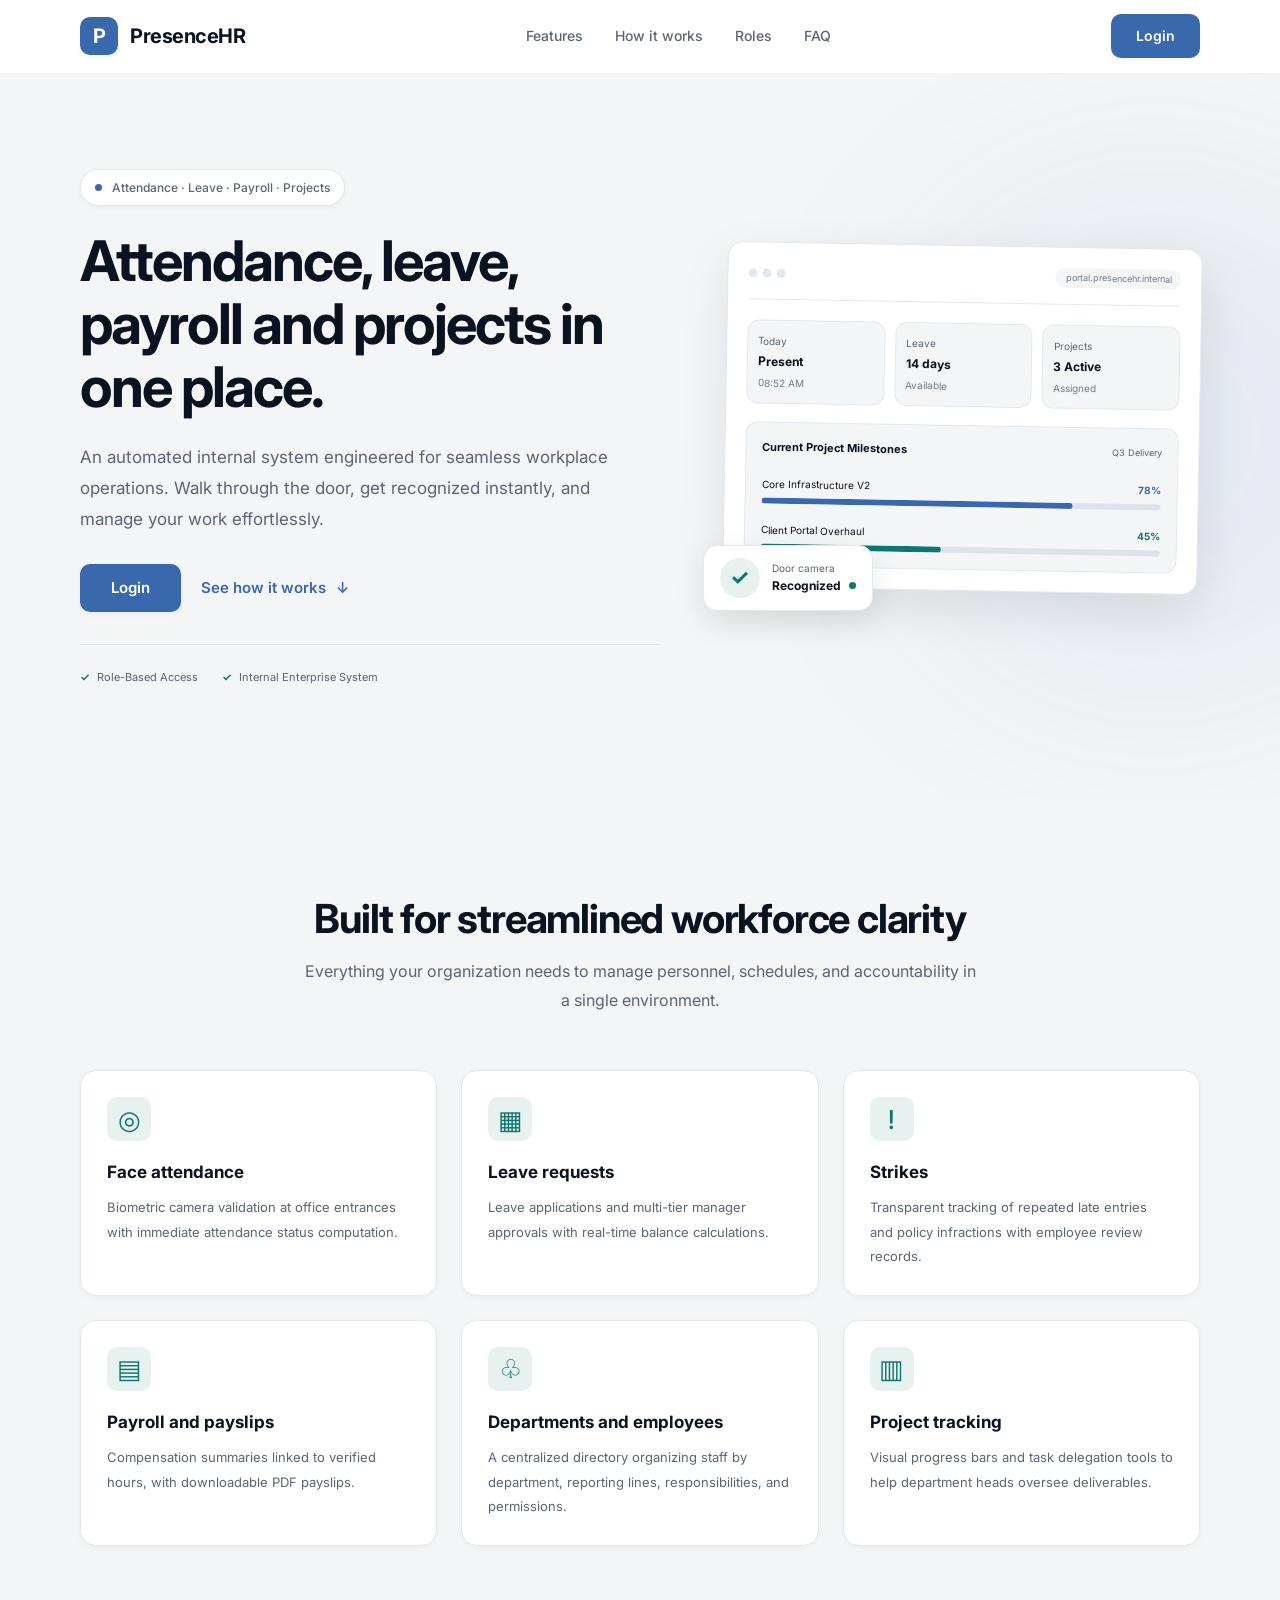
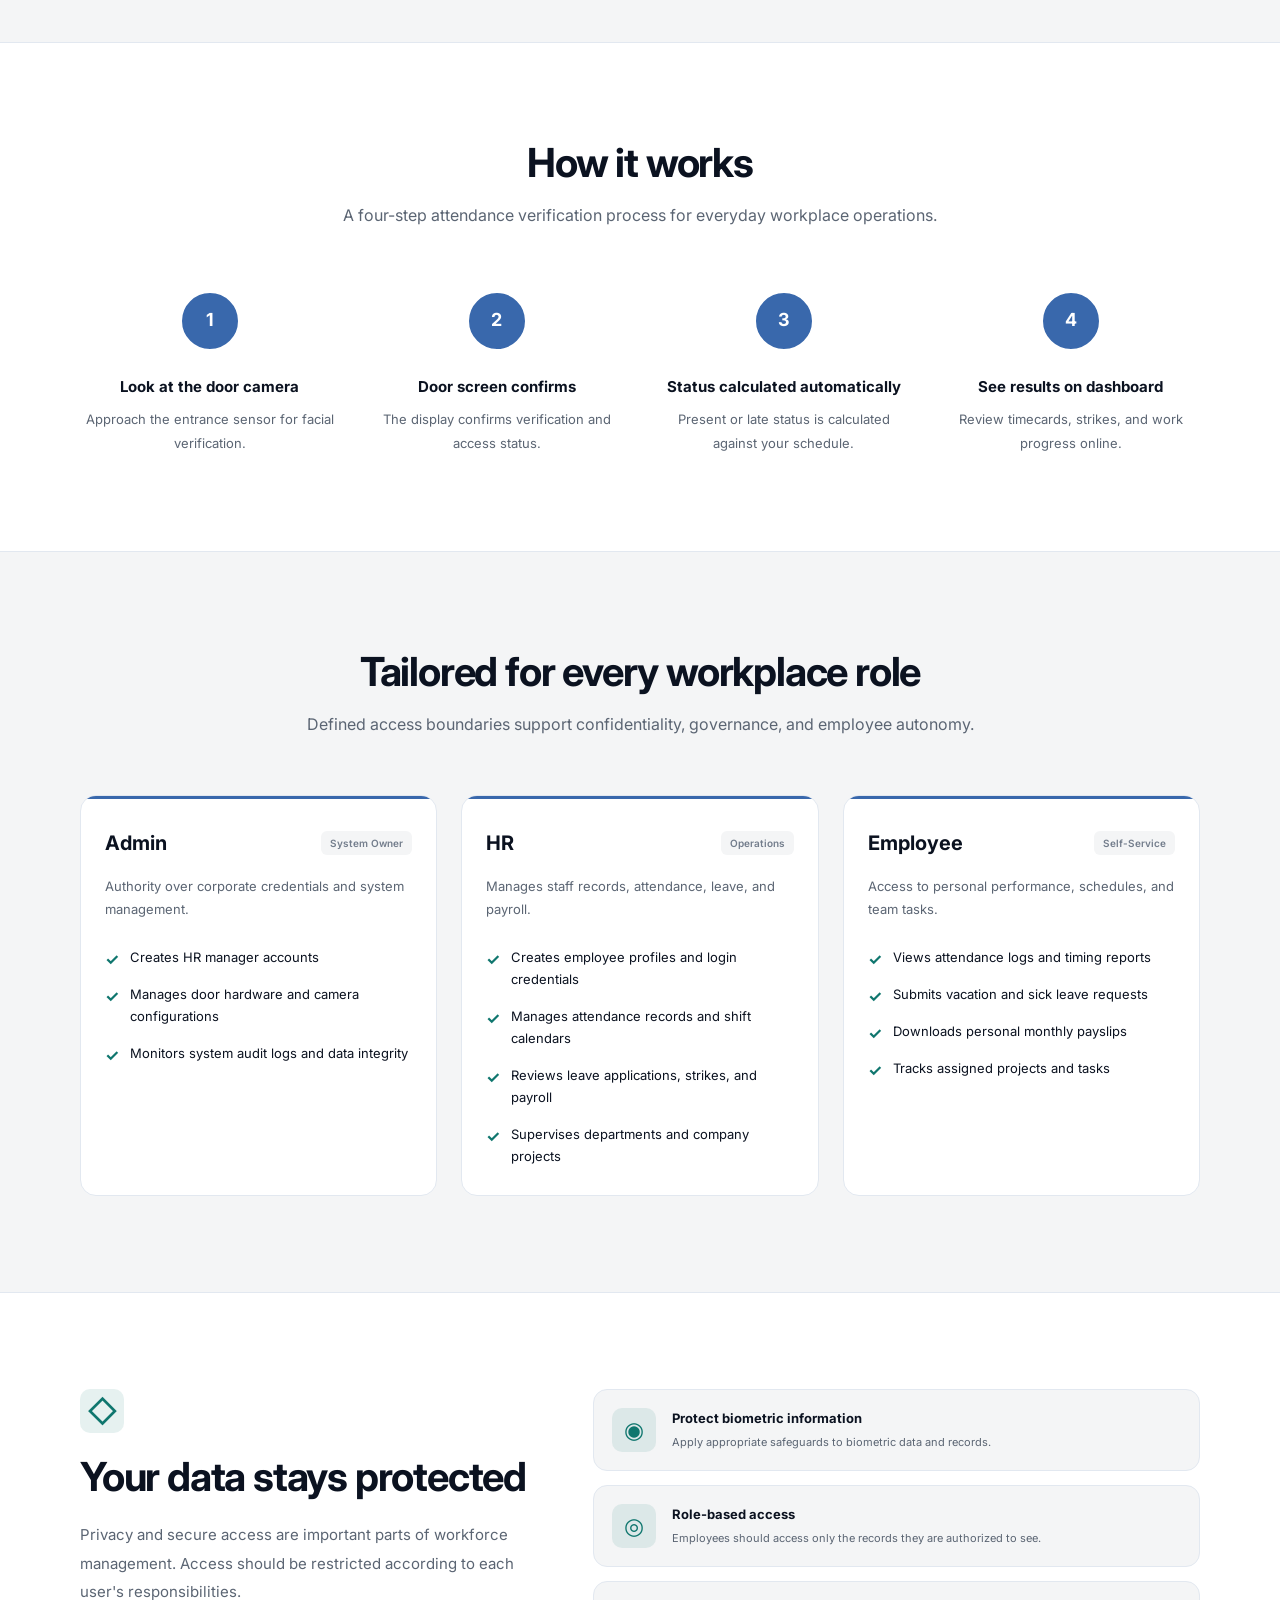
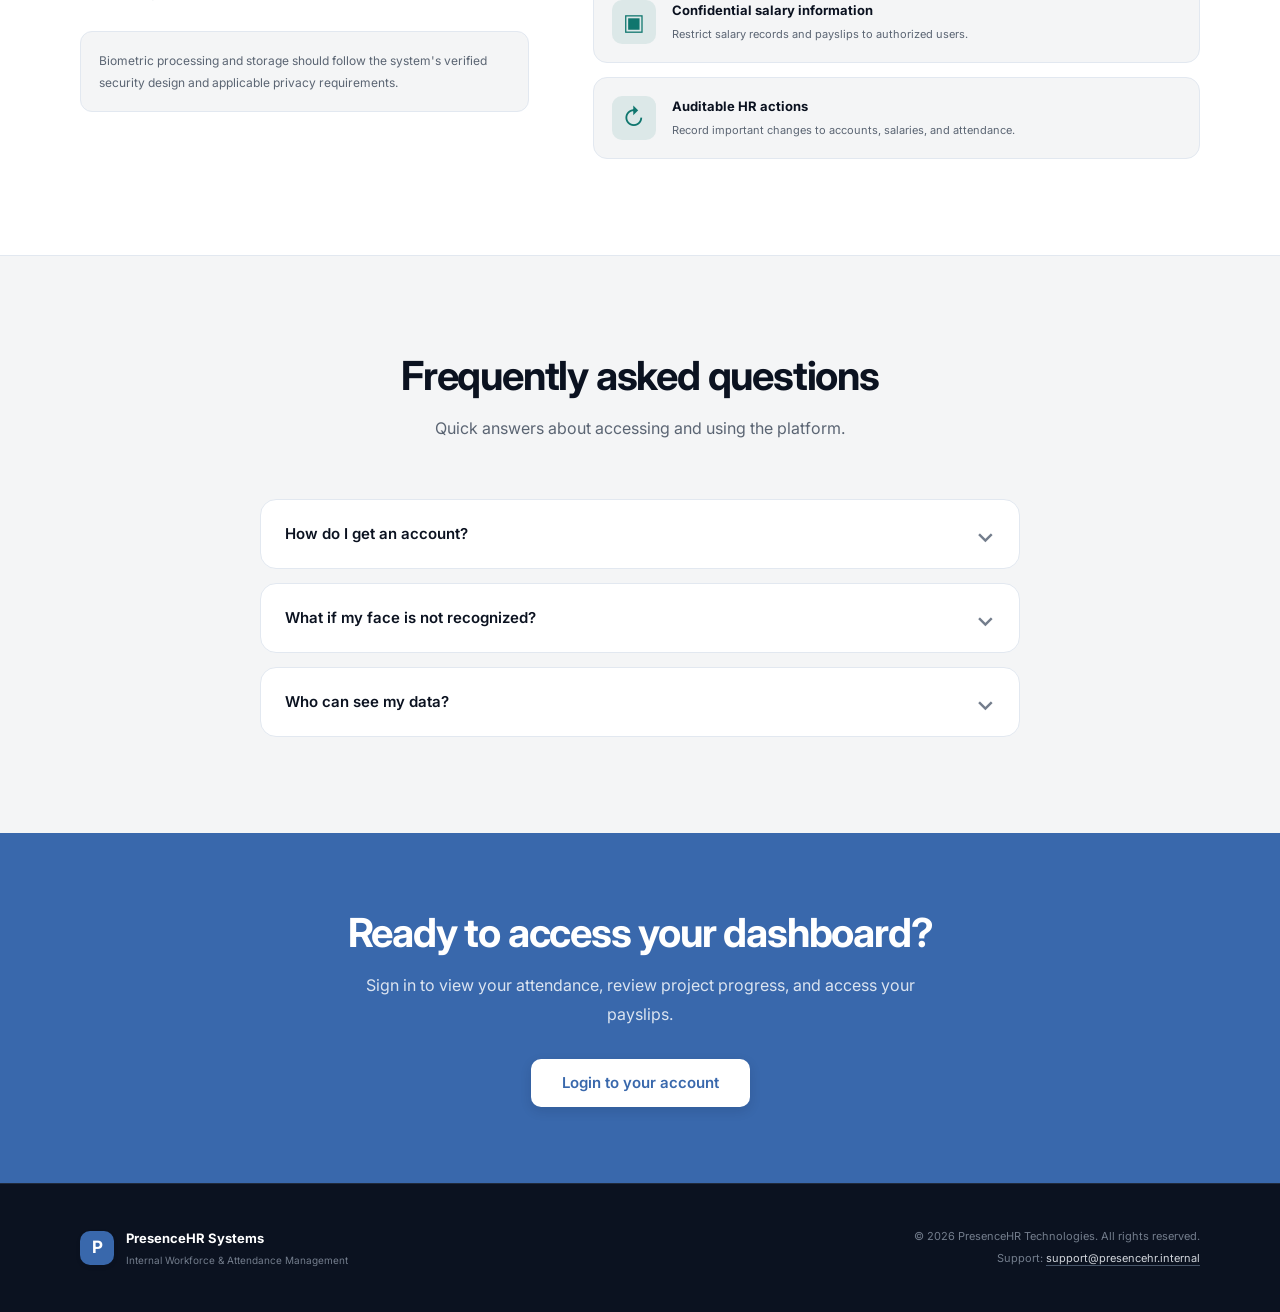
<file: frontend/index.html>
<!DOCTYPE html>
<html lang="en">
<head>
  <meta charset="UTF-8">
  <meta name="viewport" content="width=device-width, initial-scale=1.0">

  <title>PresenceHR — Workforce Management</title>
  <meta name="description" content="Manage attendance, leave, payroll, employees, and projects with PresenceHR.">

  <link rel="preconnect" href="https://fonts.googleapis.com">
  <link rel="preconnect" href="https://fonts.gstatic.com" crossorigin>
  <link href="https://fonts.googleapis.com/css2?family=Inter:wght@400;500;600;700&display=swap" rel="stylesheet">

  <link rel="stylesheet" href="./css/landingpage.css">
  <script src="./js/landingpage.js" defer></script>
</head>

<body>

  <!-- Navbar -->
  <header class="navbar" id="navbar">
    <div class="container nav-container">
      <a href="#" class="brand" aria-label="PresenceHR home">
        <span class="brand-icon">P</span>
        <span>PresenceHR</span>
      </a>

      <nav class="desktop-nav" aria-label="Main navigation">
        <a href="#features">Features</a>
        <a href="#how-it-works">How it works</a>
        <a href="#roles">Roles</a>
        <a href="#faq">FAQ</a>
      </nav>

      <a href="/login" class="button button-primary nav-login">Login</a>

      <button
        class="menu-button"
        id="mobileMenuBtn"
        type="button"
        aria-label="Toggle navigation menu"
        aria-expanded="false"
        aria-controls="mobileMenu"
      >
        <span id="menuIcon">☰</span>
        <span id="closeIcon" class="hidden">✕</span>
      </button>
    </div>

    <nav class="mobile-menu" id="mobileMenu" aria-label="Mobile navigation" hidden>
      <a href="#features" class="mobile-link">Features</a>
      <a href="#how-it-works" class="mobile-link">How it works</a>
      <a href="#roles" class="mobile-link">Roles</a>
      <a href="#faq" class="mobile-link">FAQ</a>
      <a href="/login" class="button button-primary mobile-login">Login</a>
    </nav>
  </header>

  <main>

    <!-- Hero -->
    <section class="hero section">
      <div class="hero-glow"></div>

      <div class="container hero-layout">
        <div class="hero-content reveal">
          <div class="eyebrow">
            <span class="status-dot"></span>
            Attendance · Leave · Payroll · Projects
          </div>

          <h1>Attendance, leave, payroll and projects in one place.</h1>

          <p class="hero-description">
            An automated internal system engineered for seamless workplace
            operations. Walk through the door, get recognized instantly,
            and manage your work effortlessly.
          </p>

          <div class="hero-actions">
            <a href="/login" class="button button-primary button-large">Login</a>
            <a href="#how-it-works" class="text-link">
              See how it works <span aria-hidden="true">↓</span>
            </a>
          </div>

          <div class="hero-trust">
            <span><span class="check">✓</span> Role-Based Access</span>
            <span><span class="check">✓</span> Internal Enterprise System</span>
          </div>
        </div>

        <!-- Dashboard preview -->
        <div class="hero-visual reveal">
          <div class="dashboard-preview">
            <div class="browser-bar">
              <div class="browser-dots">
                <span></span><span></span><span></span>
              </div>
              <span class="browser-address">portal.presencehr.internal</span>
            </div>

            <div class="stat-grid">
              <article class="stat-card">
                <span class="stat-label">Today</span>
                <strong>Present</strong>
                <span class="stat-detail">08:52 AM</span>
              </article>

              <article class="stat-card">
                <span class="stat-label">Leave</span>
                <strong>14 days</strong>
                <span class="stat-detail">Available</span>
              </article>

              <article class="stat-card">
                <span class="stat-label">Projects</span>
                <strong>3 Active</strong>
                <span class="stat-detail">Assigned</span>
              </article>
            </div>

            <div class="project-preview">
              <div class="preview-heading">
                <strong>Current Project Milestones</strong>
                <span>Q3 Delivery</span>
              </div>

              <div class="progress-item">
                <div class="progress-label">
                  <span>Core Infrastructure V2</span>
                  <strong>78%</strong>
                </div>
                <div class="progress-track">
                  <span class="progress-fill primary-fill" style="width: 78%"></span>
                </div>
              </div>

              <div class="progress-item">
                <div class="progress-label">
                  <span>Client Portal Overhaul</span>
                  <strong class="green-text">45%</strong>
                </div>
                <div class="progress-track">
                  <span class="progress-fill green-fill" style="width: 45%"></span>
                </div>
              </div>
            </div>
          </div>

          <div class="recognition-card">
            <span class="recognition-icon">✓</span>
            <span>
              <small>Door camera</small>
              <strong>Recognized <span class="status-dot"></span></strong>
            </span>
          </div>
        </div>
      </div>
    </section>

    <!-- Features -->
    <section class="section" id="features">
      <div class="container">
        <div class="section-heading reveal">
          <h2>Built for streamlined workforce clarity</h2>
          <p>
            Everything your organization needs to manage personnel,
            schedules, and accountability in a single environment.
          </p>
        </div>

        <div class="feature-grid">
          <article class="feature-card reveal">
            <div class="feature-icon">◎</div>
            <h3>Face attendance</h3>
            <p>
              Biometric camera validation at office entrances with
              immediate attendance status computation.
            </p>
          </article>

          <article class="feature-card reveal">
            <div class="feature-icon">▦</div>
            <h3>Leave requests</h3>
            <p>
              Leave applications and multi-tier manager approvals with
              real-time balance calculations.
            </p>
          </article>

          <article class="feature-card reveal">
            <div class="feature-icon">!</div>
            <h3>Strikes</h3>
            <p>
              Transparent tracking of repeated late entries and policy
              infractions with employee review records.
            </p>
          </article>

          <article class="feature-card reveal">
            <div class="feature-icon">▤</div>
            <h3>Payroll and payslips</h3>
            <p>
              Compensation summaries linked to verified hours, with
              downloadable PDF payslips.
            </p>
          </article>

          <article class="feature-card reveal">
            <div class="feature-icon">♧</div>
            <h3>Departments and employees</h3>
            <p>
              A centralized directory organizing staff by department,
              reporting lines, responsibilities, and permissions.
            </p>
          </article>

          <article class="feature-card reveal">
            <div class="feature-icon">▥</div>
            <h3>Project tracking</h3>
            <p>
              Visual progress bars and task delegation tools to help
              department heads oversee deliverables.
            </p>
          </article>
        </div>
      </div>
    </section>

    <!-- How it works -->
    <section class="section section-white" id="how-it-works">
      <div class="container">
        <div class="section-heading reveal">
          <h2>How it works</h2>
          <p>
            A four-step attendance verification process for everyday
            workplace operations.
          </p>
        </div>

        <div class="steps-grid">
          <article class="step-card reveal">
            <div class="step-number">1</div>
            <h3>Look at the door camera</h3>
            <p>Approach the entrance sensor for facial verification.</p>
          </article>

          <article class="step-card reveal">
            <div class="step-number">2</div>
            <h3>Door screen confirms</h3>
            <p>The display confirms verification and access status.</p>
          </article>

          <article class="step-card reveal">
            <div class="step-number">3</div>
            <h3>Status calculated automatically</h3>
            <p>Present or late status is calculated against your schedule.</p>
          </article>

          <article class="step-card reveal">
            <div class="step-number">4</div>
            <h3>See results on dashboard</h3>
            <p>Review timecards, strikes, and work progress online.</p>
          </article>
        </div>
      </div>
    </section>

    <!-- Roles -->
    <section class="section" id="roles">
      <div class="container">
        <div class="section-heading reveal">
          <h2>Tailored for every workplace role</h2>
          <p>
            Defined access boundaries support confidentiality,
            governance, and employee autonomy.
          </p>
        </div>

        <div class="roles-grid">
          <article class="role-card reveal">
            <div class="role-accent"></div>
            <div class="role-content">
              <div class="role-heading">
                <h3>Admin</h3>
                <span class="role-badge">System Owner</span>
              </div>
              <p class="role-description">
                Authority over corporate credentials and system management.
              </p>
              <ul class="check-list">
                <li>Creates HR manager accounts</li>
                <li>Manages door hardware and camera configurations</li>
                <li>Monitors system audit logs and data integrity</li>
              </ul>
            </div>
          </article>

          <article class="role-card reveal">
            <div class="role-accent"></div>
            <div class="role-content">
              <div class="role-heading">
                <h3>HR</h3>
                <span class="role-badge">Operations</span>
              </div>
              <p class="role-description">
                Manages staff records, attendance, leave, and payroll.
              </p>
              <ul class="check-list">
                <li>Creates employee profiles and login credentials</li>
                <li>Manages attendance records and shift calendars</li>
                <li>Reviews leave applications, strikes, and payroll</li>
                <li>Supervises departments and company projects</li>
              </ul>
            </div>
          </article>

          <article class="role-card reveal">
            <div class="role-accent"></div>
            <div class="role-content">
              <div class="role-heading">
                <h3>Employee</h3>
                <span class="role-badge">Self-Service</span>
              </div>
              <p class="role-description">
                Access to personal performance, schedules, and team tasks.
              </p>
              <ul class="check-list">
                <li>Views attendance logs and timing reports</li>
                <li>Submits vacation and sick leave requests</li>
                <li>Downloads personal monthly payslips</li>
                <li>Tracks assigned projects and tasks</li>
              </ul>
            </div>
          </article>
        </div>
      </div>
    </section>

    <!-- Security -->
    <section class="section section-white">
      <div class="container security-layout">
        <div class="security-intro reveal">
          <div class="feature-icon security-icon">◇</div>
          <h2>Your data stays protected</h2>
          <p>
            Privacy and secure access are important parts of workforce
            management. Access should be restricted according to each
            user's responsibilities.
          </p>
          <div class="security-note">
            Biometric processing and storage should follow the system's
            verified security design and applicable privacy requirements.
          </div>
        </div>

        <div class="security-list reveal">
          <article class="security-item">
            <div class="security-item-icon">◉</div>
            <div>
              <h3>Protect biometric information</h3>
              <p>Apply appropriate safeguards to biometric data and records.</p>
            </div>
          </article>

          <article class="security-item">
            <div class="security-item-icon">◎</div>
            <div>
              <h3>Role-based access</h3>
              <p>Employees should access only the records they are authorized to see.</p>
            </div>
          </article>

          <article class="security-item">
            <div class="security-item-icon">▣</div>
            <div>
              <h3>Confidential salary information</h3>
              <p>Restrict salary records and payslips to authorized users.</p>
            </div>
          </article>

          <article class="security-item">
            <div class="security-item-icon">↻</div>
            <div>
              <h3>Auditable HR actions</h3>
              <p>Record important changes to accounts, salaries, and attendance.</p>
            </div>
          </article>
        </div>
      </div>
    </section>

    <!-- FAQ -->
    <section class="section" id="faq">
      <div class="container">
        <div class="section-heading reveal">
          <h2>Frequently asked questions</h2>
          <p>Quick answers about accessing and using the platform.</p>
        </div>

        <div class="faq-list reveal">
          <article class="faq-item">
            <button class="faq-btn" type="button" aria-expanded="false">
              <span>How do I get an account?</span>
              <span class="faq-chevron" aria-hidden="true">⌄</span>
            </button>
            <div class="faq-answer" hidden>
              Your company HR team or system administrator creates your
              account. There is no public registration form. Your credentials
              should be delivered securely by your organization.
            </div>
          </article>

          <article class="faq-item">
            <button class="faq-btn" type="button" aria-expanded="false">
              <span>What if my face is not recognized?</span>
              <span class="faq-chevron" aria-hidden="true">⌄</span>
            </button>
            <div class="faq-answer" hidden>
              Contact your HR department. An authorized HR officer can
              review the incident and correct your attendance record
              according to company policy.
            </div>
          </article>

          <article class="faq-item">
            <button class="faq-btn" type="button" aria-expanded="false">
              <span>Who can see my data?</span>
              <span class="faq-chevron" aria-hidden="true">⌄</span>
            </button>
            <div class="faq-answer" hidden>
              Access depends on your role and company permissions. Personal
              records and salary information should be available only to
              you and authorized personnel.
            </div>
          </article>
        </div>
      </div>
    </section>

    <!-- Call to action -->
    <section class="cta-section">
      <div class="container cta-content reveal">
        <h2>Ready to access your dashboard?</h2>
        <p>
          Sign in to view your attendance, review project progress,
          and access your payslips.
        </p>
        <a href="/login" class="button button-light button-large">
          Login to your account
        </a>
      </div>
    </section>

  </main>

  <!-- Footer -->
  <footer class="footer">
    <div class="container footer-content">
      <a href="#" class="footer-brand">
        <span class="brand-icon">P</span>
        <span>
          <strong>PresenceHR Systems</strong>
          <small>Internal Workforce &amp; Attendance Management</small>
        </span>
      </a>

      <div class="footer-info">
        <p>
          © <span id="currentYear"></span> PresenceHR Technologies.
          All rights reserved.
        </p>
        <p>
          Support:
          <a href="mailto:support@presencehr.internal">
            support@presencehr.internal
          </a>
        </p>
      </div>
    </div>
  </footer>

</body>
</html>
</file>
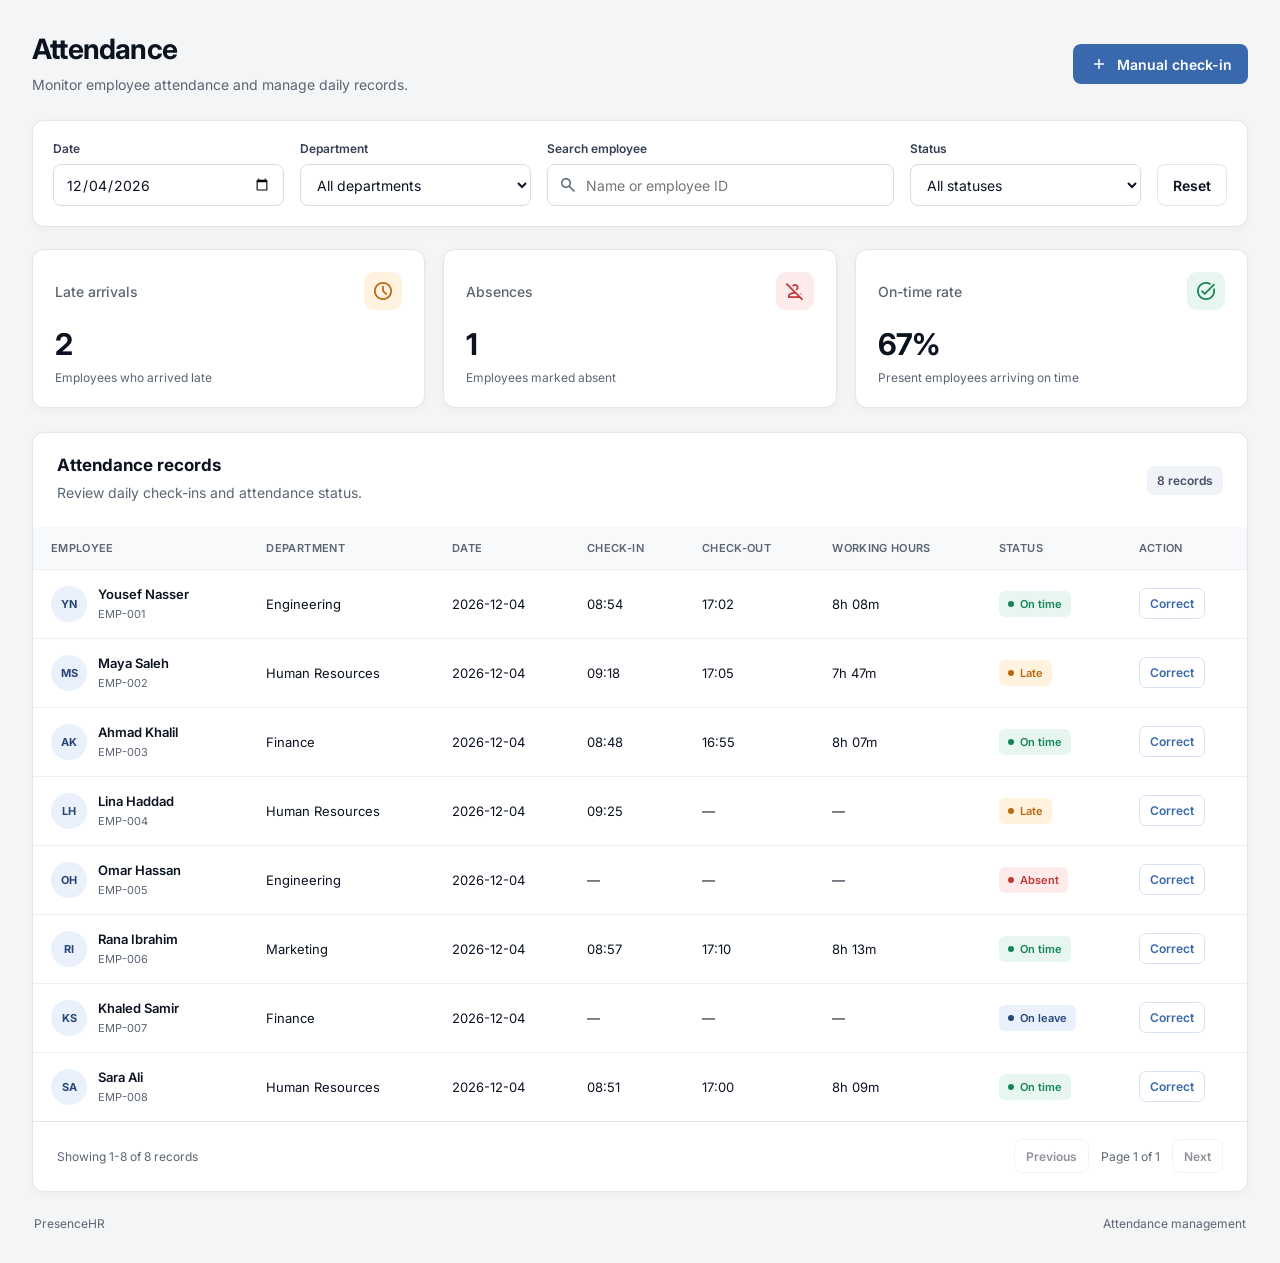
<file: frontend/pages/attendance.html>
<!DOCTYPE html>
<html lang="en">
<head>
    <meta charset="UTF-8">
    <meta name="viewport" content="width=device-width, initial-scale=1.0">
    <title>Attendance | PresenceHR</title>

    <link rel="preconnect" href="https://fonts.googleapis.com">
    <link rel="preconnect" href="https://fonts.gstatic.com" crossorigin>
    <link href="https://fonts.googleapis.com/css2?family=Inter:wght@400;500;600;700&display=swap" rel="stylesheet">

    <link href="https://fonts.googleapis.com/css2?family=Material+Symbols+Outlined" rel="stylesheet">
    <link rel="stylesheet" href="../css/attendance.css">
    <script src="../js/attendance.js" defer></script>
</head>
<body>
    <main class="page">
        <section class="page-heading">
            <div>
                <h1>Attendance</h1>
                <p>Monitor employee attendance and manage daily records.</p>
            </div>

            <button class="button button-primary" id="manual-check-in">
                <span class="material-symbols-outlined">add</span>
                Manual check-in
            </button>
        </section>

        <!-- Filters -->
        <section class="filter-panel">
            <div class="filter-field">
                <label for="attendance-date">Date</label>
                <input type="date" id="attendance-date">
            </div>

            <div class="filter-field">
                <label for="department-filter">Department</label>
                <select id="department-filter">
                    <option value="">All departments</option>
                </select>
            </div>

            <div class="filter-field search-field">
                <label for="employee-search">Search employee</label>
                <div class="input-with-icon">
                    <span class="material-symbols-outlined">search</span>
                    <input
                        type="search"
                        id="employee-search"
                        placeholder="Name or employee ID"
                    >
                </div>
            </div>

            <div class="filter-field">
                <label for="status-filter">Status</label>
                <select id="status-filter">
                    <option value="">All statuses</option>
                    <option value="On time">On time</option>
                    <option value="Late">Late</option>
                    <option value="Absent">Absent</option>
                    <option value="On leave">On leave</option>
                </select>
            </div>

            <button class="button button-secondary filter-reset" id="reset-filters">
                Reset
            </button>
        </section>

        <!-- Statistics -->
        <section class="stats-grid">
            <article class="stat-card">
                <div class="stat-top">
                    <span class="stat-label">Late arrivals</span>
                    <span class="stat-icon icon-orange material-symbols-outlined">schedule</span>
                </div>
                <div class="stat-value" id="late-count">0</div>
                <p class="stat-description">Employees who arrived late</p>
            </article>

            <article class="stat-card">
                <div class="stat-top">
                    <span class="stat-label">Absences</span>
                    <span class="stat-icon icon-red material-symbols-outlined">person_off</span>
                </div>
                <div class="stat-value" id="absence-count">0</div>
                <p class="stat-description">Employees marked absent</p>
            </article>

            <article class="stat-card">
                <div class="stat-top">
                    <span class="stat-label">On-time rate</span>
                    <span class="stat-icon icon-green material-symbols-outlined">task_alt</span>
                </div>
                <div class="stat-value" id="on-time-rate">0%</div>
                <p class="stat-description">Present employees arriving on time</p>
            </article>
        </section>

        <!-- Attendance records -->
        <section class="table-panel">
            <div class="table-heading">
                <div>
                    <h2>Attendance records</h2>
                    <p>Review daily check-ins and attendance status.</p>
                </div>

                <span class="record-count" id="record-count">0 records</span>
            </div>

            <div class="table-wrapper">
                <table>
                    <thead>
                        <tr>
                            <th>Employee</th>
                            <th>Department</th>
                            <th>Date</th>
                            <th>Check-in</th>
                            <th>Check-out</th>
                            <th>Working hours</th>
                            <th>Status</th>
                            <th class="action-column">Action</th>
                        </tr>
                    </thead>
                    <tbody id="attendance-table-body">
                        <tr>
                            <td colspan="8" class="empty-state">Loading attendance records...</td>
                        </tr>
                    </tbody>
                </table>
            </div>

            <div class="table-footer">
                <span id="pagination-info">Showing 0 records</span>

                <div class="pagination">
                    <button class="button button-secondary" id="previous-page" disabled>
                        Previous
                    </button>
                    <span id="page-number">Page 1</span>
                    <button class="button button-secondary" id="next-page" disabled>
                        Next
                    </button>
                </div>
            </div>
        </section>

        <footer class="page-footer">
            <span>PresenceHR</span>
            <span>Attendance management</span>
        </footer>
    </main>

    <!-- Dialog for manual check-in and corrections -->
    <dialog id="attendance-dialog" class="attendance-dialog">
        <form id="attendance-form">
            <div class="dialog-heading">
                <div>
                    <h2 id="dialog-title">Manual check-in</h2>
                    <p id="dialog-description">Enter the attendance information.</p>
                </div>

                <button type="button" class="icon-button" id="close-dialog" aria-label="Close">
                    <span class="material-symbols-outlined">close</span>
                </button>
            </div>

            <input type="hidden" id="record-id">

            <div class="form-field">
                <label for="form-employee">Employee</label>
                <select id="form-employee" required></select>
            </div>

            <div class="form-field">
                <label for="form-date">Date</label>
                <input type="date" id="form-date" required>
            </div>

            <div class="form-row">
                <div class="form-field">
                    <label for="form-check-in">Check-in</label>
                    <input type="time" id="form-check-in">
                </div>

                <div class="form-field">
                    <label for="form-check-out">Check-out</label>
                    <input type="time" id="form-check-out">
                </div>
            </div>

            <div class="form-field">
                <label for="form-status">Status</label>
                <select id="form-status" required>
                    <option value="On time">On time</option>
                    <option value="Late">Late</option>
                    <option value="Absent">Absent</option>
                    <option value="On leave">On leave</option>
                </select>
            </div>

            <p class="form-error" id="form-error" role="alert"></p>

            <div class="dialog-actions">
                <button type="button" class="button button-secondary" id="cancel-dialog">
                    Cancel
                </button>
                <button type="submit" class="button button-primary" id="save-record">
                    Save record
                </button>
            </div>
        </form>
    </dialog>

    <div id="toast" class="toast" role="status" aria-live="polite"></div>
</body>
</html>
</file>
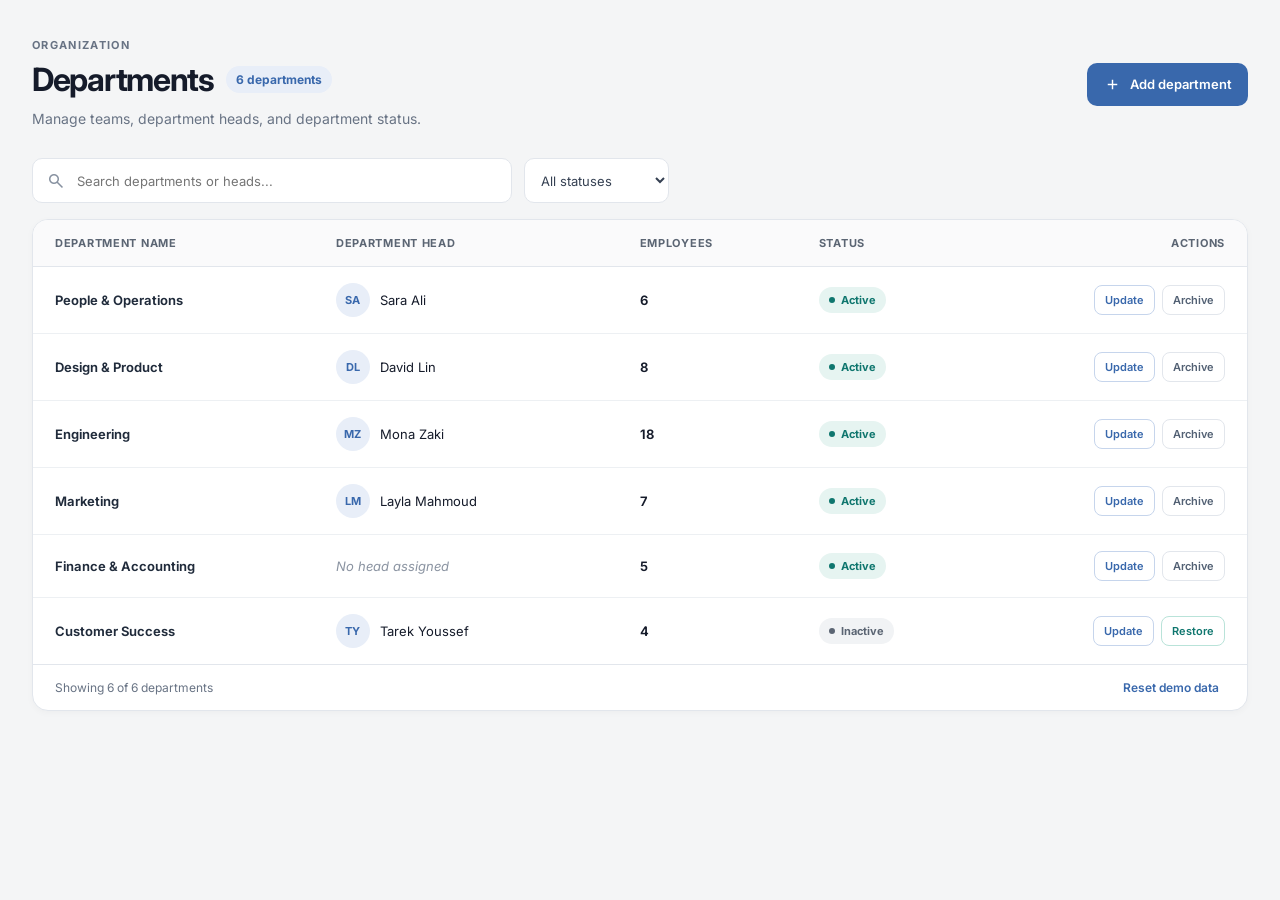
<file: frontend/pages/departments.html>
<!DOCTYPE html>
<html lang="en">
<head>
    <meta charset="UTF-8">
    <meta name="viewport" content="width=device-width, initial-scale=1.0">
    <title>Departments | PresenceHR</title>

    <link rel="preconnect" href="https://fonts.googleapis.com">
    <link rel="preconnect" href="https://fonts.gstatic.com" crossorigin>
    <link href="https://fonts.googleapis.com/css2?family=Inter:wght@400;500;600;700&display=swap" rel="stylesheet">
    <link href="https://fonts.googleapis.com/css2?family=Material+Symbols+Outlined" rel="stylesheet">

    <link rel="stylesheet" href="../css/departments.css">
    <script src="../js/departments.js" defer></script>
</head>
<body>

    <main class="page">

        <section class="page-heading">
            <div>
                <span class="eyebrow">ORGANIZATION</span>

                <div class="title-row">
                    <h1>Departments</h1>
                    <span class="count-badge" id="department-count">0 departments</span>
                </div>

                <p class="subtitle">
                    Manage teams, department heads, and department status.
                </p>
            </div>

            <button class="button button-primary" id="add-department-button" type="button">
                <span class="material-symbols-outlined">add</span>
                Add department
            </button>
        </section>

        <section class="toolbar">
            <label class="search-field">
                <span class="material-symbols-outlined">search</span>
                <input
                    id="search-input"
                    type="search"
                    placeholder="Search departments or heads..."
                    autocomplete="off"
                >
            </label>

            <select id="status-filter" aria-label="Filter by status">
                <option value="all">All statuses</option>
                <option value="active">Active</option>
                <option value="inactive">Inactive</option>
            </select>
        </section>

        <section class="table-card">
            <div class="table-scroll">
                <table>
                    <thead>
                        <tr>
                            <th>Department name</th>
                            <th>Department head</th>
                            <th>Employees</th>
                            <th>Status</th>
                            <th class="actions-heading">Actions</th>
                        </tr>
                    </thead>

                    <tbody id="departments-table-body"></tbody>
                </table>

                <div class="empty-state hidden" id="empty-state">
                    <span class="material-symbols-outlined">corporate_fare</span>
                    <h2>No departments found</h2>
                    <p>Try changing your search or add a department.</p>
                </div>
            </div>

            <div class="table-footer">
                <span id="results-label">Showing 0 departments</span>
                <button class="text-button" id="reset-demo-data" type="button">
                    Reset demo data
                </button>
            </div>
        </section>

    </main>

    <!-- Add / Update Department Dialog -->
    <dialog id="department-dialog" class="department-dialog">
        <form id="department-form">

            <div class="dialog-heading">
                <div>
                    <span class="eyebrow">DEPARTMENT DETAILS</span>
                    <h2 id="dialog-title">Add department</h2>
                </div>

                <button
                    class="icon-button"
                    id="close-dialog-button"
                    type="button"
                    aria-label="Close dialog"
                >
                    <span class="material-symbols-outlined">close</span>
                </button>
            </div>

            <input type="hidden" id="department-id">

            <label class="form-field">
                <span>Department name *</span>
                <input id="department-name" maxlength="80" required>
            </label>

            <label class="form-field">
                <span>Department head</span>
                <input id="department-head" maxlength="80" placeholder="Optional">
            </label>

            <label class="form-field">
                <span>Number of employees *</span>
                <input
                    id="employee-count"
                    type="number"
                    min="0"
                    max="100000"
                    value="0"
                    required
                >
            </label>

            <label class="form-field">
                <span>Status</span>
                <select id="department-status">
                    <option value="active">Active</option>
                    <option value="inactive">Inactive</option>
                </select>
            </label>

            <p id="form-error" class="form-error hidden" role="alert"></p>

            <div class="dialog-actions">
                <button class="button button-secondary" id="cancel-dialog-button" type="button">
                    Cancel
                </button>

                <button class="button button-primary" id="save-department-button" type="submit">
                    Save department
                </button>
            </div>

        </form>
    </dialog>

    <div class="toast hidden" id="toast" role="status" aria-live="polite"></div>

</body>
</html>
</file>
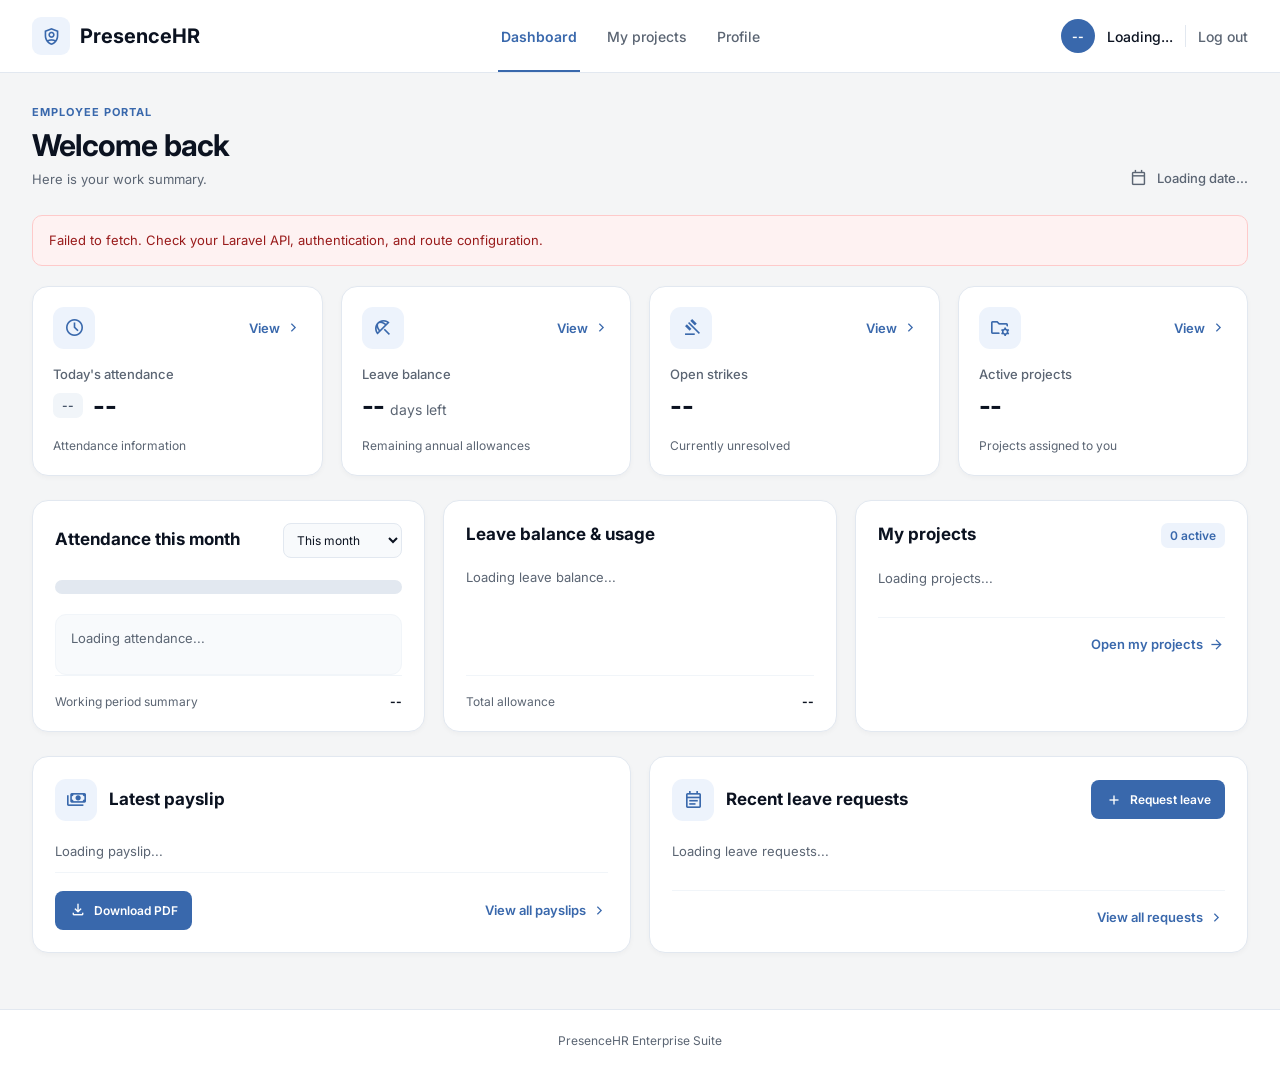
<file: frontend/pages/emp.html>
<!DOCTYPE html>
<html lang="en">
<head>
    <meta charset="UTF-8">
    <meta name="viewport" content="width=device-width, initial-scale=1.0">
    <title>PresenceHR | Employee Dashboard</title>

    <link rel="preconnect" href="https://fonts.googleapis.com">
    <link rel="stylesheet"
          href="https://fonts.googleapis.com/css2?family=Inter:wght@400;500;600;700&display=swap">
    <link rel="stylesheet"
          href="https://fonts.googleapis.com/css2?family=Material+Symbols+Outlined:wght,FILL@100..700,0..1">

    <link rel="stylesheet" href="../css/emp.css">
    <script src="../js/emp.js" defer></script>
</head>

<body>
    <header class="topbar">
        <div class="topbar-inner">
                    <a class="brand" href="dashboard.html">
                    <span class="brand-icon material-symbols-outlined">shield_person</span>
                <span>PresenceHR</span>
            </a>

 
            <nav class="navigation">
                <a class="nav-link active" href="dashboard.html">Dashboard</a>
                <a class="nav-link" href="projects.html">My projects</a>
                <a class="nav-link" href="profile.html">Profile</a>
            </nav>


            <div class="user-menu">
                <div class="avatar" id="user-avatar">--</div>
                <span class="user-name" id="user-name">Loading...</span>
                <span class="user-divider"></span>
                <button class="text-button" id="logout-button" type="button">
                    Log out
                </button>
            </div>
        </div>
    </header>

    <main class="main-content">
        <div class="page-container">

            <section class="page-heading">
                <div>
                    <p class="eyebrow">EMPLOYEE PORTAL</p>
                    <h1 id="greeting">Welcome back</h1>
                    <p class="muted">Here is your work summary.</p>
                </div>

                <div class="current-date">
                    <span class="material-symbols-outlined">calendar_today</span>
                    <span id="current-date">Loading date...</span>
                </div>
            </section>

            <div class="error-message" id="dashboard-error" role="alert" hidden></div>

            <section class="summary-grid" aria-label="Work summary">
                <article class="summary-card">
                    <div class="card-top">
                        <span class="icon-box material-symbols-outlined">schedule</span>
                        <button class="view-button" data-page="/employee/attendance">
                            View <span class="material-symbols-outlined">chevron_right</span>
                        </button>
                    </div>
                    <p class="card-label">Today's attendance</p>
                    <div class="summary-value-row">
                        <span class="status-badge" id="attendance-status">--</span>
                        <strong class="summary-value" id="check-in-time">--</strong>
                    </div>
                    <p class="card-footnote" id="attendance-note">Attendance information</p>
                </article>

                <article class="summary-card">
                    <div class="card-top">
                        <span class="icon-box material-symbols-outlined">beach_access</span>
                        <button class="view-button" data-page="/employee/leaves">
                            View <span class="material-symbols-outlined">chevron_right</span>
                        </button>
                    </div>
                    <p class="card-label">Leave balance</p>
                    <p class="summary-value">
                        <span id="leave-remaining">--</span>
                        <span class="value-unit">days left</span>
                    </p>
                    <p class="card-footnote">Remaining annual allowances</p>
                </article>

                <article class="summary-card">
                    <div class="card-top">
                        <span class="icon-box material-symbols-outlined">gavel</span>
                        <button class="view-button" data-page="/employee/strikes">
                            View <span class="material-symbols-outlined">chevron_right</span>
                        </button>
                    </div>
                    <p class="card-label">Open strikes</p>
                    <p class="summary-value" id="open-strikes">--</p>
                    <p class="card-footnote">Currently unresolved</p>
                </article>

                <article class="summary-card">
                    <div class="card-top">
                        <span class="icon-box material-symbols-outlined">folder_managed</span>
                        <button class="view-button" data-page="/employee/projects">
                            View <span class="material-symbols-outlined">chevron_right</span>
                        </button>
                    </div>
                    <p class="card-label">Active projects</p>
                    <p class="summary-value" id="active-project-count">--</p>
                    <p class="card-footnote">Projects assigned to you</p>
                </article>
            </section>

            <section class="middle-grid">

                <article class="panel">
                    <div class="panel-heading">
                        <h2>Attendance this month</h2>
                        <select id="attendance-period" aria-label="Attendance period">
                            <option value="month">This month</option>
                            <option value="last_month">Last month</option>
                            <option value="three_months">Last 3 months</option>
                        </select>
                    </div>

                    <div class="stacked-bar" id="attendance-bar"></div>
                    <div class="legend-list" id="attendance-legend">
                        <p class="muted">Loading attendance...</p>
                    </div>

                    <div class="panel-footer">
                        <span>Working period summary</span>
                        <strong id="working-days">--</strong>
                    </div>
                </article>

                <article class="panel">
                    <div class="panel-heading">
                        <h2>Leave balance &amp; usage</h2>
                    </div>

                    <div class="leave-list" id="leave-breakdown">
                        <p class="muted">Loading leave balance...</p>
                    </div>

                    <div class="panel-footer">
                        <span>Total allowance</span>
                        <strong id="leave-total">--</strong>
                    </div>
                </article>

                <article class="panel">
                    <div class="panel-heading">
                        <h2>My projects</h2>
                        <span class="count-badge" id="project-count-badge">0 active</span>
                    </div>

                    <div class="project-list" id="project-list">
                        <p class="muted">Loading projects...</p>
                    </div>

                    <div class="panel-footer footer-link">
                        <button class="text-link" data-page="/employee/projects">
                            Open my projects
                            <span class="material-symbols-outlined">arrow_forward</span>
                        </button>
                        
                    </div>
                </article>

            </section>

            <section class="bottom-grid">

                <article class="panel">
                    <div class="panel-heading">
                        <div class="heading-with-icon">
                            <span class="icon-box material-symbols-outlined">payments</span>
                            <h2>Latest payslip</h2>
                        </div>
                    </div>

                    <div id="latest-payslip">
                        <p class="muted">Loading payslip...</p>
                    </div>

                    <div class="panel-actions">
                        <button class="primary-button" id="download-payslip" type="button">
                            <span class="material-symbols-outlined">download</span>
                            Download PDF
                        </button>

                        <button class="text-link" data-page="/employee/payslips">
                            View all payslips
                            <span class="material-symbols-outlined">chevron_right</span>
                        </button>
                    </div>
                </article>

                <article class="panel">
                    <div class="panel-heading">
                        <div class="heading-with-icon">
                            <span class="icon-box material-symbols-outlined">event_note</span>
                            <h2>Recent leave requests</h2>
                        </div>

                        <button class="primary-button" data-page="/employee/leaves/create">
                            <span class="material-symbols-outlined">add</span>
                            Request leave
                        </button>
                    </div>

                    <div class="request-list" id="leave-request-list">
                        <p class="muted">Loading leave requests...</p>
                    </div>

                    <div class="panel-footer footer-link">
                        <button class="text-link" data-page="/employee/leaves">
                            View all requests
                            <span class="material-symbols-outlined">chevron_right</span>
                        </button>
                    </div>
                </article>

            </section>
        </div>
    </main>

    <footer class="site-footer">
        <p>PresenceHR Enterprise Suite</p>
    </footer>

    <!-- All internal pages open in this iframe modal. -->
    <dialog id="page-dialog" class="page-dialog">
        <div class="dialog-header">
            <h2 id="dialog-title">Page</h2>
            <button id="close-dialog" class="close-button" type="button"
                    aria-label="Close page">&times;</button>
        </div>
        <iframe id="page-frame" title="PresenceHR page"></iframe>
    </dialog>

    <div id="toast" class="toast" role="status" aria-live="polite"></div>
</body>
</html>
</file>
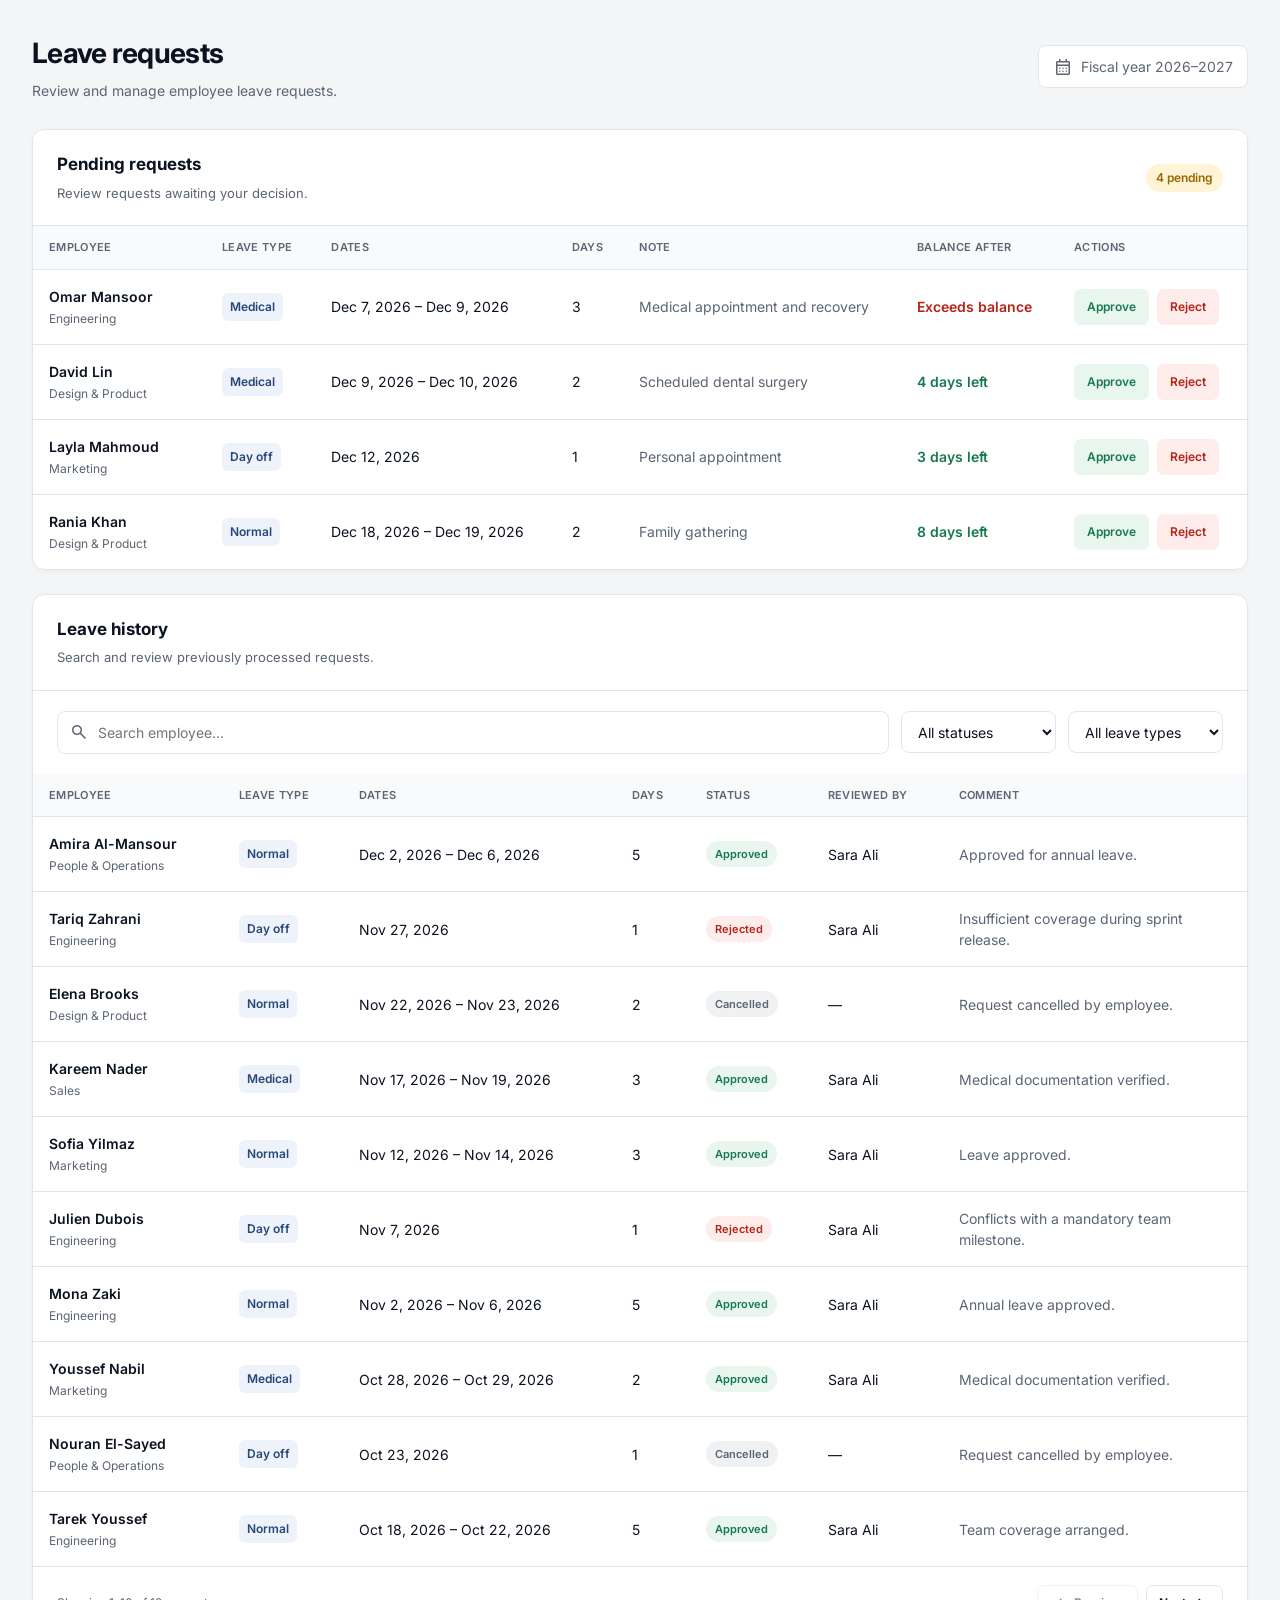
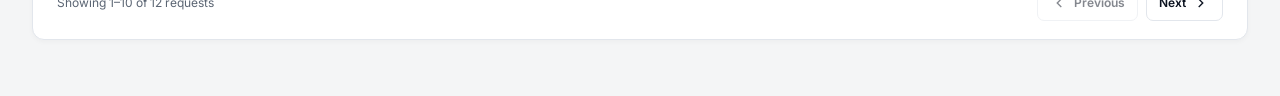
<file: frontend/pages/leaveRequests.html>
<!DOCTYPE html>
<html lang="en">
<head>
    <meta charset="UTF-8">
    <meta name="viewport" content="width=device-width, initial-scale=1.0">
    <title>Leave Requests | PresenceHR</title>

    <link rel="preconnect" href="https://fonts.googleapis.com">
    <link rel="preconnect" href="https://fonts.gstatic.com" crossorigin>

    <link
        href="https://fonts.googleapis.com/css2?family=Inter:wght@400;500;600;700&display=swap"
        rel="stylesheet"
    >

    <link
        href="https://fonts.googleapis.com/css2?family=Material+Symbols+Outlined"
        rel="stylesheet"
    >

    <link rel="stylesheet" href="../css/leaveRequests.css">
    <script src="../js/leaveRequests.js" defer></script>
</head>

<body>
    <main class="page-container">
        <header class="page-header">
            <div>
                <h1>Leave requests</h1>
                <p class="page-description">
                    Review and manage employee leave requests.
                </p>
            </div>

            <div class="fiscal-year">
                <span class="material-symbols-outlined">calendar_month</span>
                <span id="fiscal-year">Fiscal year</span>
            </div>
        </header>

        <!-- Pending requests -->
        <section class="section-card">
            <div class="section-header">
                <div>
                    <h2>Pending requests</h2>
                    <p>Review requests awaiting your decision.</p>
                </div>

                <span class="count-badge" id="pending-count">0 pending</span>
            </div>

            <div class="table-wrapper">
                <table>
                    <thead>
                        <tr>
                            <th>Employee</th>
                            <th>Leave type</th>
                            <th>Dates</th>
                            <th>Days</th>
                            <th>Note</th>
                            <th>Balance after</th>
                            <th>Actions</th>
                        </tr>
                    </thead>

                    <tbody id="pending-table-body">
                        <tr>
                            <td colspan="7" class="loading-cell">
                                Loading requests...
                            </td>
                        </tr>
                    </tbody>
                </table>
            </div>
        </section>

        <!-- Leave history -->
        <section class="section-card history-section">
            <div class="section-header">
                <div>
                    <h2>Leave history</h2>
                    <p>Search and review previously processed requests.</p>
                </div>
            </div>

            <div class="filters">
                <div class="search-box">
                    <span class="material-symbols-outlined">search</span>

                    <input
                        type="search"
                        id="history-search"
                        placeholder="Search employee..."
                        aria-label="Search employee"
                    >
                </div>

                <select id="history-status-filter" aria-label="Filter by status">
                    <option value="all">All statuses</option>
                    <option value="approved">Approved</option>
                    <option value="rejected">Rejected</option>
                    <option value="cancelled">Cancelled</option>
                </select>

                <select id="history-type-filter" aria-label="Filter by leave type">
                    <option value="all">All leave types</option>
                    <option value="normal">Normal</option>
                    <option value="medical">Medical</option>
                    <option value="day_off">Day off</option>
                </select>
            </div>

            <div class="table-wrapper">
                <table>
                    <thead>
                        <tr>
                            <th>Employee</th>
                            <th>Leave type</th>
                            <th>Dates</th>
                            <th>Days</th>
                            <th>Status</th>
                            <th>Reviewed by</th>
                            <th>Comment</th>
                        </tr>
                    </thead>

                    <tbody id="history-table-body">
                        <tr>
                            <td colspan="7" class="loading-cell">
                                Loading history...
                            </td>
                        </tr>
                    </tbody>
                </table>
            </div>

            <div class="pagination">
                <span id="history-pagination-info">Showing 0 requests</span>

                <div class="pagination-actions">
                    <button
                        type="button"
                        class="pagination-button"
                        id="previous-page"
                    >
                        <span class="material-symbols-outlined">chevron_left</span>
                        Previous
                    </button>

                    <button
                        type="button"
                        class="pagination-button"
                        id="next-page"
                    >
                        Next
                        <span class="material-symbols-outlined">chevron_right</span>
                    </button>
                </div>
            </div>
        </section>
    </main>

    <!-- Review dialog -->
    <dialog id="review-dialog" class="review-dialog">
        <form id="review-form">
            <div class="dialog-header">
                <div>
                    <h2 id="dialog-title">Review request</h2>
                    <p id="dialog-description">Confirm your decision.</p>
                </div>

                <button
                    type="button"
                    id="close-dialog"
                    class="icon-button"
                    aria-label="Close dialog"
                >
                    <span class="material-symbols-outlined">close</span>
                </button>
            </div>

            <div class="dialog-body">
                <p id="dialog-employee" class="dialog-employee"></p>

                <label for="review-comment">Comment</label>
                <textarea
                    id="review-comment"
                    rows="3"
                    placeholder="Add a comment (optional)"
                ></textarea>

                <p id="dialog-error" class="error-message" hidden></p>
            </div>

            <div class="dialog-actions">
                <button type="button" id="cancel-review" class="button-secondary">
                    Cancel
                </button>

                <button type="submit" id="confirm-review" class="button-primary">
                    Confirm
                </button>
            </div>
        </form>
    </dialog>

    <div id="toast" class="toast" role="status" aria-live="polite"></div>
</body>
</html>
</file>
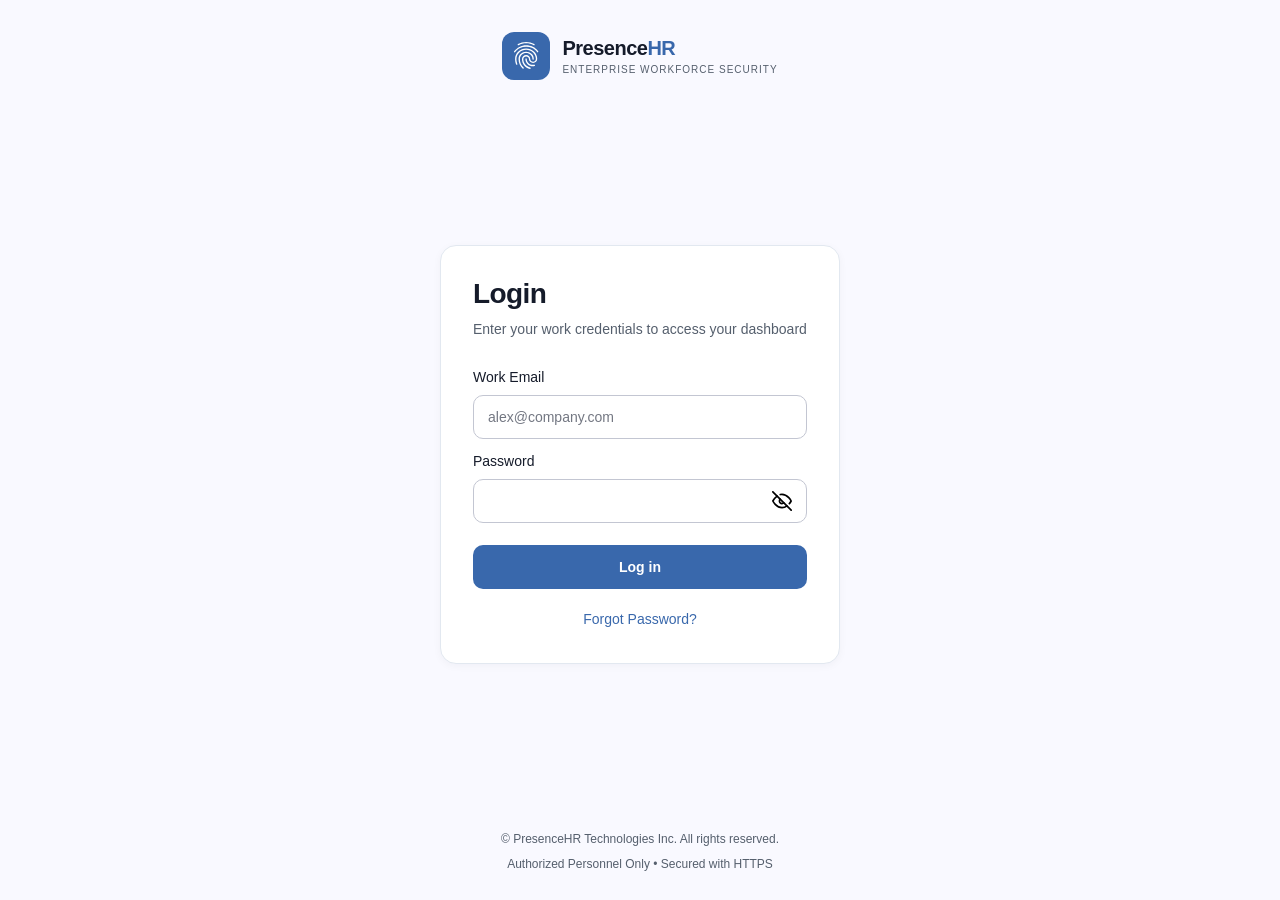
<file: frontend/pages/login.html>
<!DOCTYPE html>
<html lang="en">
<head>
    <meta charset="UTF-8">
    <meta name="viewport" content="width=device-width, initial-scale=1.0">
    <title>Login</title>
    <link rel="stylesheet" href="../css/login.css">
</head>
<body>
    <header>
        <img src="../assets/logo.svg" alt="logo" id="logo">
        <div>
            <h1>Presence<span>HR</span></h1>
            <h3>ENTERPRISE WORKFORCE SECURITY</h3>
        </div>
    </header>

    <main>
        <h2>Login</h2>
        <h4>Enter your work credentials to access your
dashboard</h4>

        <p id="error" role="alert"></p>
        
        <form action="" method="post" id="form">
            <label for="email">Work Email</label>
            <input type="email" name="email" id="email" placeholder="alex@company.com" required>

            <label for="password">Password</label>
            <div class="password-box">
                <input type="password" required name="password" id="password">
                <button type="button" id="togglePassword"><img src="../assets/eyeClosed.svg" alt="" id="image"></button>
            </div>

            <button type="submit">Log in</button>
            <button id="forgetPass">Forgot Password?</button>
        </form>
    </main>

    <footer class="text-center text-xs text-gray-400 py-4">
  <p>&copy; PresenceHR Technologies Inc. All rights reserved.</p>
  <p class="mt-1">
    <span>Authorized Personnel Only</span>
    <span class="mx-2">•</span>
    <span>Secured with HTTPS</span>
  </p>
</footer>

<script src="../js/login.js"></script>
</body>
</html>
</file>
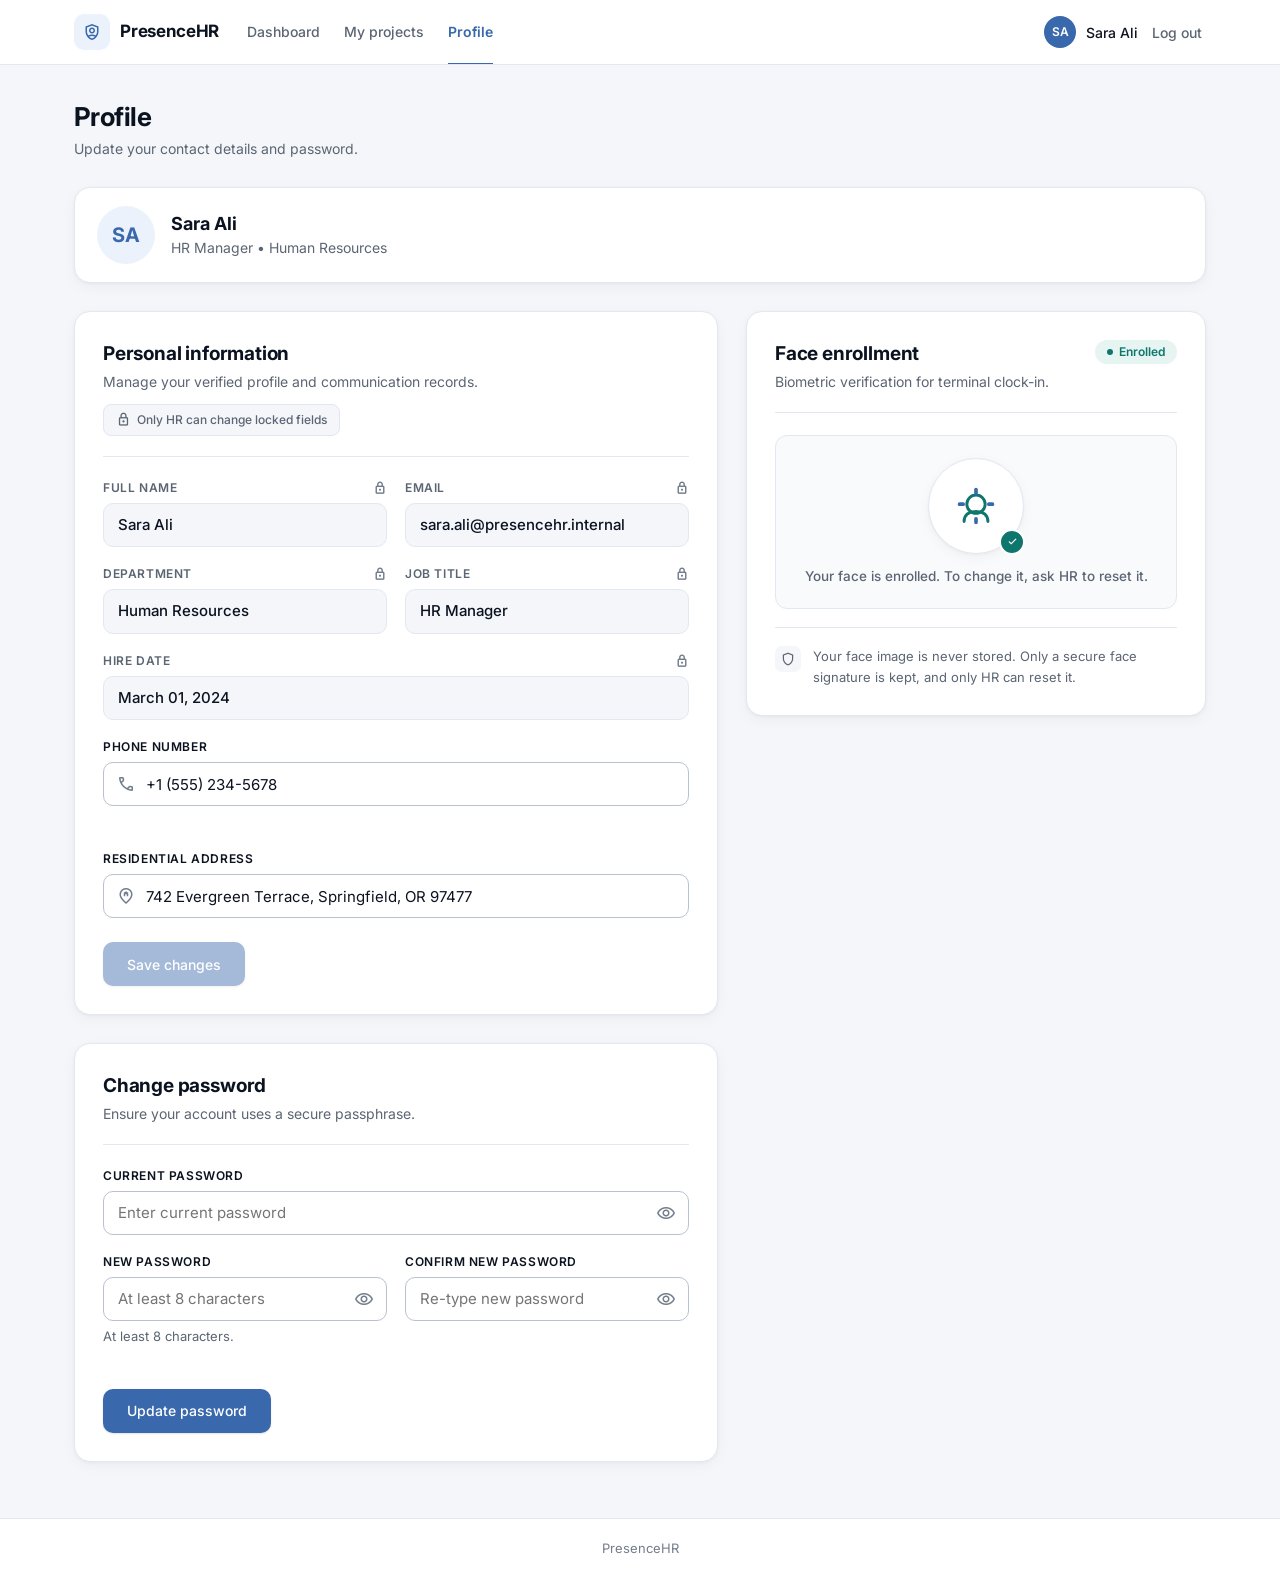
<file: frontend/pages/myProfile.html>
<!DOCTYPE html>
<html lang="en">
<head>
<meta charset="utf-8">
<meta name="viewport" content="width=device-width, initial-scale=1">
<title>My profile · PresenceHR</title>
<link rel="preconnect" href="https://fonts.googleapis.com">
<link rel="preconnect" href="https://fonts.gstatic.com" crossorigin>
<link href="https://fonts.googleapis.com/css2?family=Inter:wght@400;500;600;700&display=swap" rel="stylesheet">
<link href="https://fonts.googleapis.com/css2?family=Material+Symbols+Outlined:wght,FILL@100..700,0..1&display=swap" rel="stylesheet">
<link rel="stylesheet" href="../css/myProfile.css">
</head>
<body>

<header class="topbar">
  <div class="topbar-in">
    <div class="brand">
      <span class="brand-mark"><span class="ms">shield_person</span></span>
      <strong>PresenceHR</strong>
    </div>
    <nav class="topnav" aria-label="Main">
      <a href="dashboard.html">Dashboard</a>
      <a href="my-projects.html">My projects</a>
      <a href="my-profile.html" aria-current="page">Profile</a>
    </nav>
    <div class="me">
      <span class="me-avatar" id="me-avatar">…</span>
      <span class="me-name" id="me-name"></span>
      <button class="link-btn" type="button" id="logout">Log out</button>
    </div>
  </div>
</header>

<main class="page" id="app" aria-live="polite"></main>

<footer class="foot">PresenceHR</footer>
<div class="toast" id="toast" role="status"></div>

<script src="../js/myProfile.js"></script>
</body>
</html>
</file>
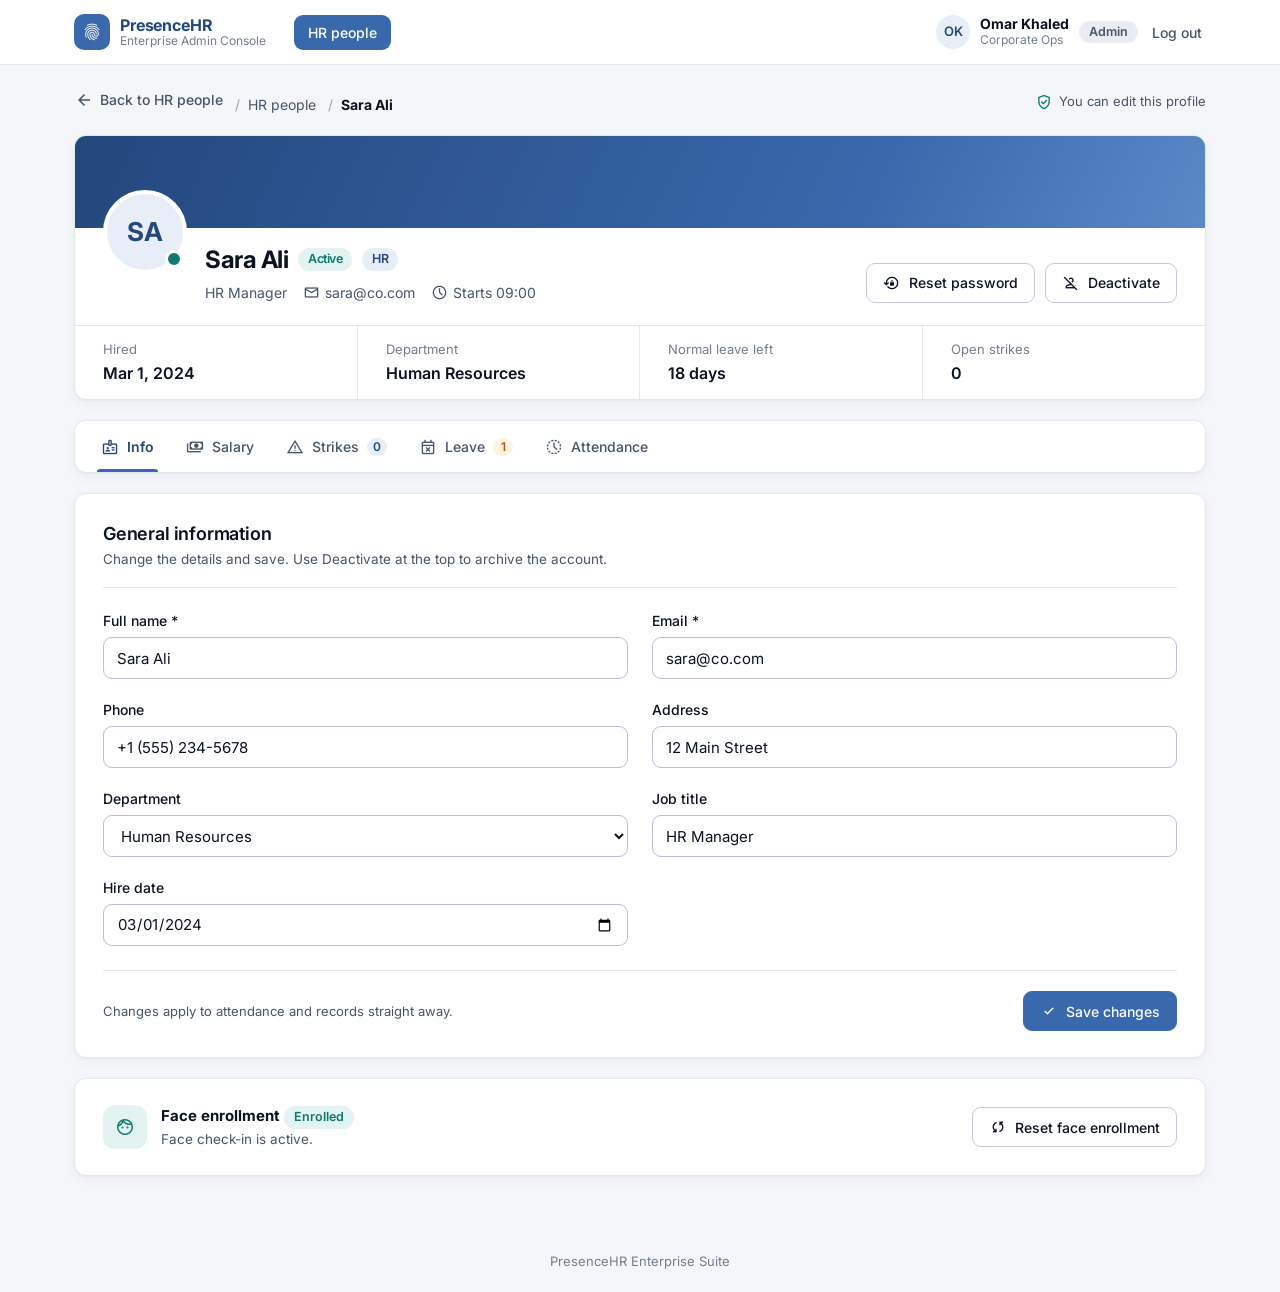
<file: frontend/pages/profile.html>
<!DOCTYPE html>
<html lang="en">
<head>
<meta charset="utf-8">
<meta name="viewport" content="width=device-width, initial-scale=1">
<title>Profile · PresenceHR</title>
<link rel="preconnect" href="https://fonts.googleapis.com">
<link rel="preconnect" href="https://fonts.gstatic.com" crossorigin>
<link href="https://fonts.googleapis.com/css2?family=Inter:wght@400;500;600;700&display=swap" rel="stylesheet">
<link href="https://fonts.googleapis.com/css2?family=Material+Symbols+Outlined:wght,FILL@100..700,0..1&display=swap" rel="stylesheet">
<link rel="stylesheet" href="../css/profile.css">
</head>
<body>

<header class="topbar">
  <div class="topbar-in">
    <div class="brand">
      <span class="brand-mark"><span class="ms">fingerprint</span></span>
      <span class="brand-text"><strong>PresenceHR</strong><small id="console-name">Console</small></span>
    </div>
    <nav class="topnav"><a id="nav-list" href="#" data-action="back">People</a></nav>
    <div class="me">
      <span class="me-avatar" id="me-avatar">?</span>
      <span class="me-text"><strong id="me-name">Loading…</strong><small id="me-dept"></small></span>
      <span class="pill pill-muted" id="me-role"></span>
      <button class="link-btn" type="button" id="logout">Log out</button>
    </div>
  </div>
</header>

<main class="page" id="app" aria-live="polite"></main>

<footer class="foot">PresenceHR Enterprise Suite</footer>

<dialog id="dlg"></dialog>
<div class="toast" id="toast" role="status"></div>

<script src="../js/profile.js"></script>
</body>
</html>
</file>
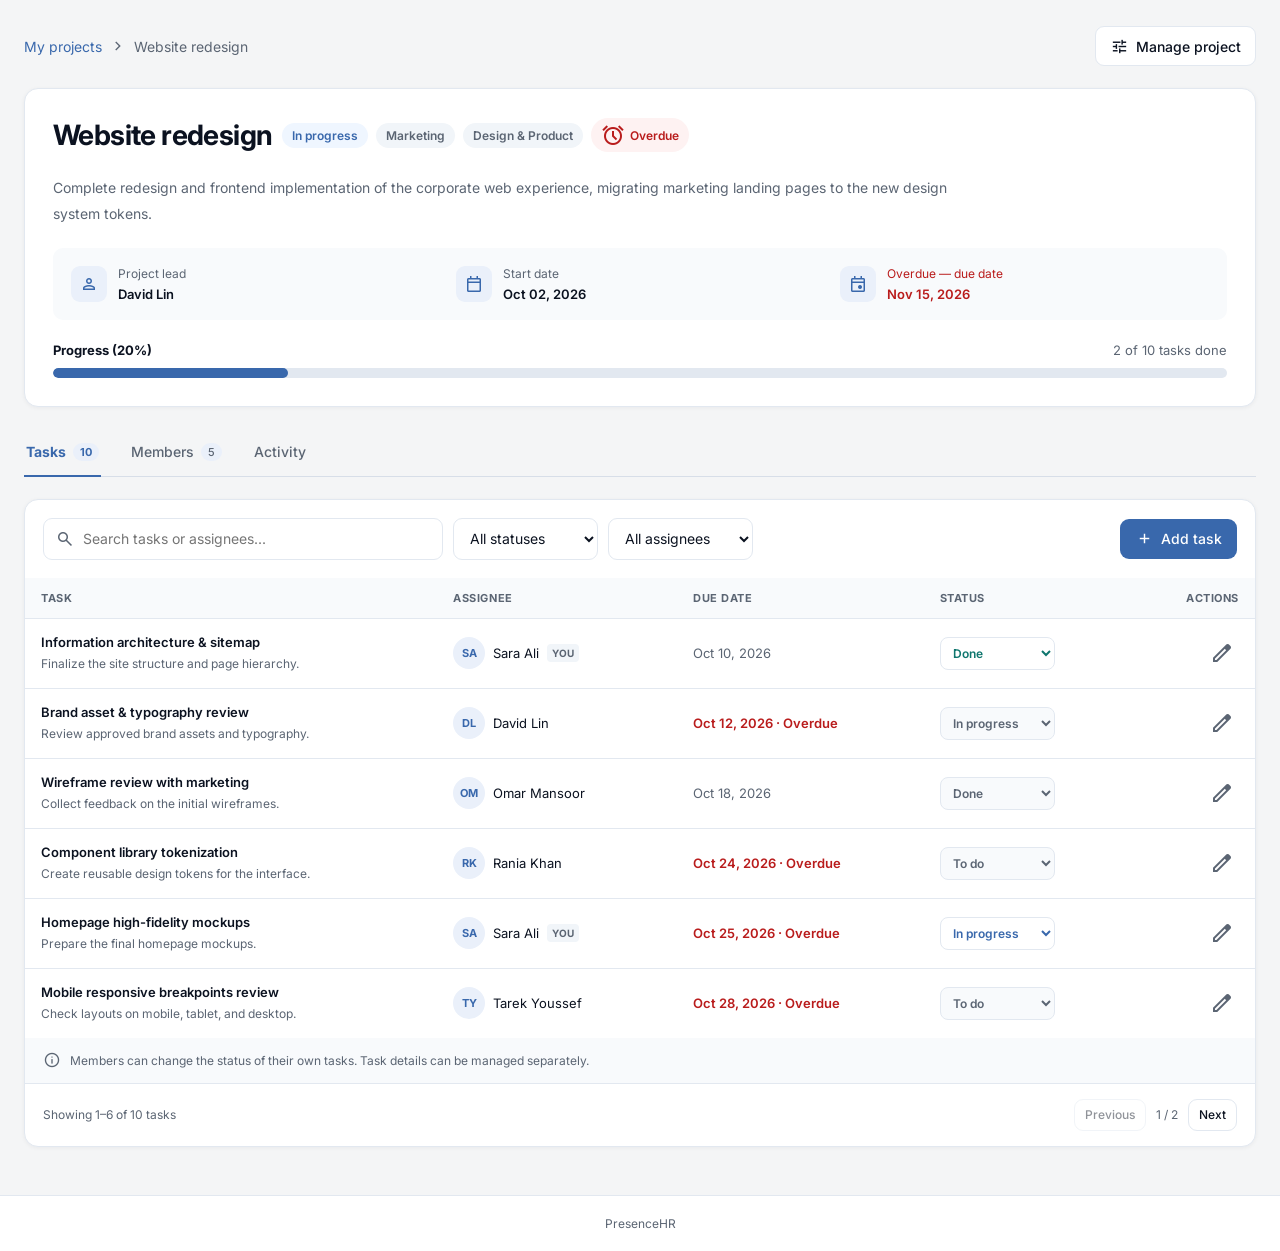
<file: frontend/pages/project-details.html>
<!DOCTYPE html>
<html lang="en">
<head>
    <meta charset="UTF-8">
    <meta name="viewport" content="width=device-width, initial-scale=1.0">
    <title>Project Details | PresenceHR</title>

    <link rel="preconnect" href="https://fonts.googleapis.com">
    <link rel="preconnect" href="https://fonts.gstatic.com" crossorigin>
    <link href="https://fonts.googleapis.com/css2?family=Inter:wght@400;500;600;700&display=swap" rel="stylesheet">
    <link href="https://fonts.googleapis.com/css2?family=Material+Symbols+Outlined" rel="stylesheet">

    <link rel="stylesheet" href="../css/project-details.css">
    <script src="../js/project-details.js" defer></script>
</head>
<body>
    <main class="page">
        <div class="container">
            <div class="top-row">
                <div class="breadcrumb">
                    <a href="projects.html">My projects</a>
                    <span class="material-symbols-outlined">chevron_right</span>
                    <span id="breadcrumbName">Website redesign</span>
                </div>

                <button class="button button-secondary" id="manageProjectButton">
                    <span class="material-symbols-outlined">tune</span>
                    Manage project
                </button>
            </div>

            <section class="project-summary card">
                <div class="project-title-row">
                    <div class="project-title-content">
                        <h1 id="projectNameHeading">Website redesign</h1>
                        <div class="badges" id="projectBadges"></div>
                    </div>
                </div>

                <p class="project-description" id="projectDescriptionText"></p>

                <div class="project-facts">
                    <div class="fact">
                        <div class="fact-icon">
                            <span class="material-symbols-outlined">person</span>
                        </div>
                        <div>
                            <span class="fact-label">Project lead</span>
                            <strong id="projectLead"></strong>
                        </div>
                    </div>

                    <div class="fact">
                        <div class="fact-icon">
                            <span class="material-symbols-outlined">calendar_today</span>
                        </div>
                        <div>
                            <span class="fact-label">Start date</span>
                            <strong id="projectStartDate"></strong>
                        </div>
                    </div>

                    <div class="fact">
                        <div class="fact-icon">
                            <span class="material-symbols-outlined">event</span>
                        </div>
                        <div>
                            <span class="fact-label" id="dueDateLabel">Due date</span>
                            <strong id="projectDueDate"></strong>
                        </div>
                    </div>
                </div>

                <div class="progress-section">
                    <div class="progress-heading">
                        <strong id="progressLabel">Progress (0%)</strong>
                        <span id="progressTasks"></span>
                    </div>
                    <div class="progress-track">
                        <div class="progress-bar" id="projectProgressBar"></div>
                    </div>
                </div>
            </section>

            <nav class="tabs" aria-label="Project sections">
                <button class="tab active" data-tab="tasks" type="button">
                    Tasks <span class="tab-count" id="tasksTabCount">0</span>
                </button>
                <button class="tab" data-tab="members" type="button">
                    Members <span class="tab-count" id="membersTabCount">0</span>
                </button>
                <button class="tab" data-tab="activity" type="button">
                    Activity
                </button>
            </nav>

            <!-- Tasks -->
            <section class="tab-panel" id="tasksPanel">
                <div class="card table-card">
                    <div class="toolbar">
                        <div class="toolbar-filters">
                            <label class="search-box">
                                <span class="material-symbols-outlined">search</span>
                                <input id="taskSearch" type="search" placeholder="Search tasks or assignees...">
                            </label>

                            <select id="taskStatusFilter" aria-label="Filter tasks by status">
                                <option value="all">All statuses</option>
                                <option value="todo">To do</option>
                                <option value="in_progress">In progress</option>
                                <option value="done">Done</option>
                            </select>

                            <select id="taskAssigneeFilter" aria-label="Filter tasks by assignee">
                                <option value="all">All assignees</option>
                            </select>
                        </div>

                        <button class="button button-primary" id="addTaskButton">
                            <span class="material-symbols-outlined">add</span>
                            Add task
                        </button>
                    </div>

                    <div class="table-scroll">
                        <table>
                            <thead>
                                <tr>
                                    <th>Task</th>
                                    <th>Assignee</th>
                                    <th>Due date</th>
                                    <th>Status</th>
                                    <th class="align-right">Actions</th>
                                </tr>
                            </thead>
                            <tbody id="tasksTableBody"></tbody>
                        </table>
                    </div>

                    <div class="table-note">
                        <span class="material-symbols-outlined">info</span>
                        <span>Members can change the status of their own tasks. Task details can be managed separately.</span>
                    </div>

                    <div class="pagination">
                        <span id="taskResultsText">Showing 0 tasks</span>
                        <div class="pagination-actions">
                            <button class="button button-small button-secondary" id="previousPage" disabled>Previous</button>
                            <span id="pageNumber">1 / 1</span>
                            <button class="button button-small button-secondary" id="nextPage" disabled>Next</button>
                        </div>
                    </div>
                </div>
            </section>

            <!-- Members -->
            <section class="tab-panel" id="membersPanel" hidden>
                <div class="section-heading">
                    <div>
                        <h2>Project members</h2>
                        <p>People assigned to this project.</p>
                    </div>
                    <button class="button button-primary" id="addMemberButton">
                        <span class="material-symbols-outlined">person_add</span>
                        Add member
                    </button>
                </div>
                <div class="members-grid" id="membersGrid"></div>
                <div class="empty-state" id="membersEmptyState" hidden>
                    <span class="material-symbols-outlined">group_off</span>
                    <p>No project members found.</p>
                </div>
            </section>

            <!-- Activity -->
            <section class="tab-panel" id="activityPanel" hidden>
                <div class="section-heading">
                    <div>
                        <h2>Project activity</h2>
                        <p>Recent changes made to this project and its tasks.</p>
                    </div>
                </div>
                <div class="card activity-card">
                    <div class="activity-list" id="activityList"></div>
                    <div class="empty-state" id="activityEmptyState" hidden>
                        <span class="material-symbols-outlined">history</span>
                        <p>No activity recorded yet.</p>
                    </div>
                </div>
            </section>
        </div>
    </main>

    <footer class="footer">PresenceHR</footer>

    <!-- Create/edit project -->
    <dialog class="modal" id="projectModal">
        <form class="modal-form" id="projectForm">
            <div class="modal-header">
                <div>
                    <h2 id="projectModalTitle">Manage project</h2>
                    <p>Update the project's details.</p>
                </div>
                <button type="button" class="icon-button" data-close="projectModal" aria-label="Close">
                    <span class="material-symbols-outlined">close</span>
                </button>
            </div>

            <label class="form-field">
                <span>Project name</span>
                <input id="editProjectName" required maxlength="150">
            </label>

            <label class="form-field">
                <span>Description</span>
                <textarea id="editProjectDescription" rows="3"></textarea>
            </label>

            <label class="form-field">
                <span>Project lead</span>
                <select id="editProjectLead" required></select>
            </label>

            <label class="form-field">
                <span>Status</span>
                <select id="editProjectStatus">
                    <option value="not_started">Not started</option>
                    <option value="in_progress">In progress</option>
                    <option value="on_hold">On hold</option>
                    <option value="completed">Completed</option>
                    <option value="cancelled">Cancelled</option>
                </select>
            </label>

            <div class="form-row">
                <label class="form-field">
                    <span>Start date</span>
                    <input id="editProjectStart" type="date" required>
                </label>
                <label class="form-field">
                    <span>Due date</span>
                    <input id="editProjectDue" type="date" required>
                </label>
            </div>

            <label class="form-field">
                <span>Departments (separate with commas)</span>
                <input id="editProjectDepartments" placeholder="Marketing, Design & Product">
            </label>

            <p class="form-message" id="projectFormMessage" role="status"></p>

            <div class="modal-actions">
                <button type="button" class="button button-secondary" data-close="projectModal">Cancel</button>
                <button type="submit" class="button button-primary">Save changes</button>
            </div>
        </form>
    </dialog>

    <!-- Create/edit task -->
    <dialog class="modal" id="taskModal">
        <form class="modal-form" id="taskForm">
            <div class="modal-header">
                <div>
                    <h2 id="taskModalTitle">Add task</h2>
                    <p>Create or update a task for this project.</p>
                </div>
                <button type="button" class="icon-button" data-close="taskModal" aria-label="Close">
                    <span class="material-symbols-outlined">close</span>
                </button>
            </div>

            <input id="editTaskId" type="hidden">

            <label class="form-field">
                <span>Task title</span>
                <input id="editTaskTitle" required maxlength="180" placeholder="Enter task title">
            </label>

            <label class="form-field">
                <span>Description</span>
                <textarea id="editTaskDescription" rows="3" placeholder="Optional task details"></textarea>
            </label>

            <label class="form-field">
                <span>Assignee</span>
                <select id="editTaskAssignee" required></select>
            </label>

            <div class="form-row">
                <label class="form-field">
                    <span>Due date</span>
                    <input id="editTaskDue" type="date">
                </label>
                <label class="form-field">
                    <span>Status</span>
                    <select id="editTaskStatus">
                        <option value="todo">To do</option>
                        <option value="in_progress">In progress</option>
                        <option value="done">Done</option>
                    </select>
                </label>
            </div>

            <p class="form-message" id="taskFormMessage" role="status"></p>

            <div class="modal-actions modal-actions-between">
                <button type="button" class="button button-danger" id="deleteTaskButton" hidden>Delete task</button>
                <div class="modal-actions">
                    <button type="button" class="button button-secondary" data-close="taskModal">Cancel</button>
                    <button type="submit" class="button button-primary">Save task</button>
                </div>
            </div>
        </form>
    </dialog>

    <!-- Add member -->
    <dialog class="modal" id="memberModal">
        <form class="modal-form" id="memberForm">
            <div class="modal-header">
                <div>
                    <h2>Add project member</h2>
                    <p>Choose an employee to add to this project.</p>
                </div>
                <button type="button" class="icon-button" data-close="memberModal" aria-label="Close">
                    <span class="material-symbols-outlined">close</span>
                </button>
            </div>

            <label class="form-field">
                <span>Employee</span>
                <select id="newMemberSelect" required></select>
            </label>

            <p class="form-message" id="memberFormMessage" role="status"></p>

            <div class="modal-actions">
                <button type="button" class="button button-secondary" data-close="memberModal">Cancel</button>
                <button type="submit" class="button button-primary">Add member</button>
            </div>
        </form>
    </dialog>

    <div class="toast" id="toast" role="status" aria-live="polite"></div>
</body>
</html>
</file>
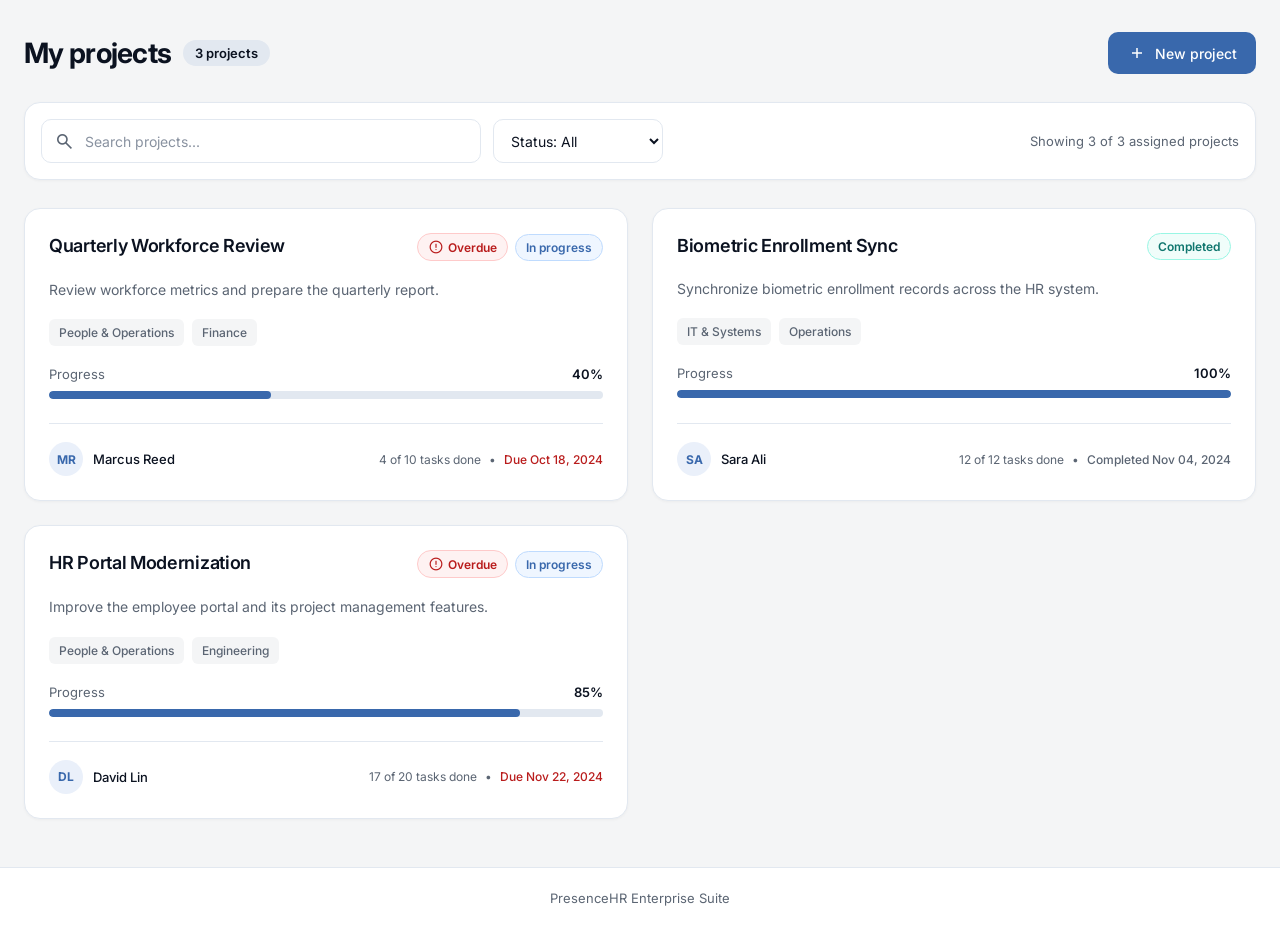
<file: frontend/pages/projects.html>
<!DOCTYPE html>
<html lang="en">
<head>
    <meta charset="UTF-8">
    <meta name="viewport" content="width=device-width, initial-scale=1.0">
    <title>My Projects | PresenceHR</title>

    <link rel="preconnect" href="https://fonts.googleapis.com">
    <link rel="preconnect" href="https://fonts.gstatic.com" crossorigin>
    <link
        href="https://fonts.googleapis.com/css2?family=Inter:wght@400;500;600;700&display=swap"
        rel="stylesheet"
    >
    <link
        href="https://fonts.googleapis.com/css2?family=Material+Symbols+Outlined"
        rel="stylesheet"
    >

    <link rel="stylesheet" href="../css/projects.css">
    <script src="../js/projects.js" defer></script>
</head>
<body>
    <main class="page">
        <div class="container">

            <section class="page-header">
                <div class="title-group">
                    <h1>My projects</h1>
                    <span class="count-badge" id="projectCount">3 projects</span>
                </div>

                <button class="button button-primary" id="newProjectButton">
                    <span class="material-symbols-outlined">add</span>
                    New project
                </button>
            </section>

            <section class="toolbar">
                <div class="toolbar-controls">
                    <label class="search-box">
                        <span class="material-symbols-outlined">search</span>
                        <input
                            type="search"
                            id="projectSearchInput"
                            placeholder="Search projects..."
                            aria-label="Search projects"
                        >
                    </label>

                    <select id="statusFilterSelect" aria-label="Filter by project status">
                        <option value="all">Status: All</option>
                        <option value="not_started">Not started</option>
                        <option value="in_progress">In progress</option>
                        <option value="on_hold">On hold</option>
                        <option value="completed">Completed</option>
                        <option value="cancelled">Cancelled</option>
                    </select>
                </div>

                <p class="results-count" id="resultsCount">
                    Showing 3 assigned projects
                </p>
            </section>

            <section class="projects-grid" id="projectsGrid"
                aria-label="Assigned projects">
                <!-- Project cards are rendered by projects.js. -->
            </section>

            <section class="empty-state" id="emptyState" hidden>
                <div class="empty-icon">
                    <span class="material-symbols-outlined">folder_off</span>
                </div>
                <h2>No projects found</h2>
                <p id="emptyMessage">
                    You are not assigned to any projects matching these filters.
                </p>
                <button class="button button-secondary" id="clearFiltersButton">
                    Clear filters
                </button>
            </section>

        </div>
    </main>

    <!-- New project modal -->
    <dialog class="modal" id="projectModal">
        <form id="projectForm" class="modal-content">
            <div class="modal-header">
                <div>
                    <h2>New project</h2>
                    <p>Create a project for your team.</p>
                </div>

                <button
                    type="button"
                    class="icon-button"
                    id="closeModalButton"
                    aria-label="Close modal"
                >
                    <span class="material-symbols-outlined">close</span>
                </button>
            </div>

            <label class="form-field">
                <span>Project name</span>
                <input
                    type="text"
                    id="projectName"
                    name="name"
                    placeholder="Enter project name"
                    maxlength="120"
                    required
                >
            </label>

            <label class="form-field">
                <span>Description</span>
                <textarea
                    id="projectDescription"
                    name="description"
                    rows="3"
                    placeholder="Describe the project (optional)"
                ></textarea>
            </label>

            <label class="form-field">
                <span>Status</span>
                <select id="projectStatus" name="status" required>
                    <option value="not_started">Not started</option>
                    <option value="in_progress">In progress</option>
                    <option value="on_hold">On hold</option>
                    <option value="completed">Completed</option>
                    <option value="cancelled">Cancelled</option>
                </select>
            </label>

            <label class="form-field">
                <span>Due date</span>
                <input type="date" id="projectDueDate" name="due_date">
            </label>

            <p class="form-message" id="formMessage" role="status"></p>

            <div class="modal-actions">
                <button
                    type="button"
                    class="button button-secondary"
                    id="cancelModalButton"
                >
                    Cancel
                </button>
                <button type="submit" class="button button-primary">
                    Create project
                </button>
            </div>
        </form>
    </dialog>

    <footer class="footer">
        <p>PresenceHR Enterprise Suite</p>
    </footer>
</body>
</html>
</file>
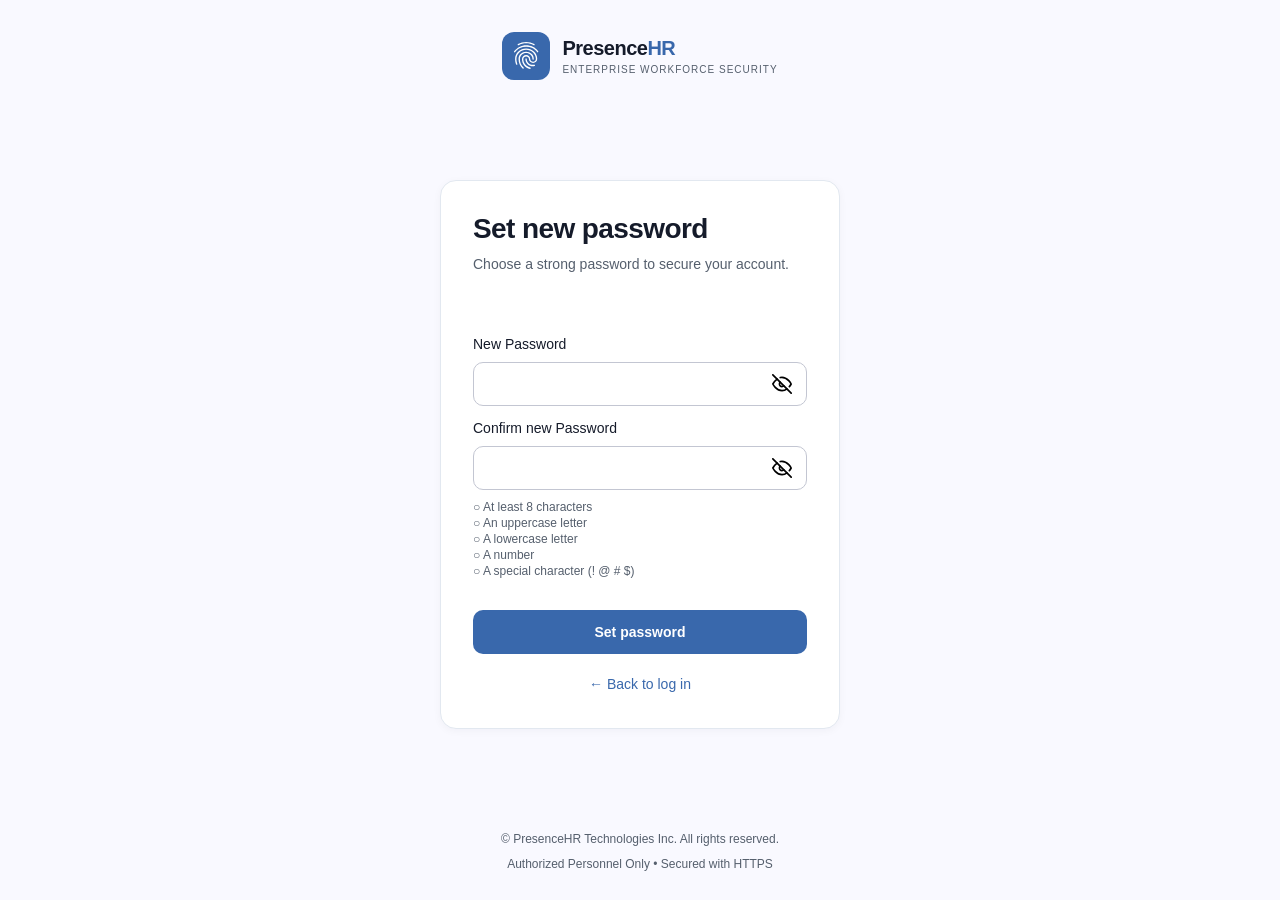
<file: frontend/pages/resetPassword.html>
<!DOCTYPE html>
<html lang="en">
<head>
    <meta charset="UTF-8">
    <meta name="viewport" content="width=device-width, initial-scale=1.0">
    <title>Reset Password</title>
    <link rel="stylesheet" href="../css/resetPassword.css">
</head>
<body>
    <header>
        <img src="../assets/logo.svg" alt="logo" id="logo">
        <div>
            <h1>Presence<span>HR</span></h1>
            <h3>ENTERPRISE WORKFORCE SECURITY</h3>
        </div>
    </header>

    <main>
        <h2>Set new password</h2>
        <h4>Choose a strong password to secure your account.</h4>

        <p id="error" role="alert"></p>
        <div id="codeStep" hidden>
    <label for="code">6-digit code</label>
    <input type="text" id="code" name="code" inputmode="numeric" maxlength="6" pattern="\d{6}" autocomplete="one-time-code" placeholder="123456">
    <p class="hint">We sent a 6-digit code to your email.</p>
</div>
        <form action="" method="post" id="form">
            <label for="password">New Password</label>
            <div class="password-box">
                <input type="password" required name="password" id="password">
                <button type="button" id="togglePassword"><img src="../assets/eyeClosed.svg" alt="" id="image"></button>
            </div>

            <label for="confirmPassword">Confirm new Password</label>
            <div class="password-box">
                <input type="password" required name="confirmPassword" id="confirmPassword">
                <button type="button" id="toggle-password"><img src="../assets/eyeClosed.svg" alt="Show password" id="image2"></button>
            </div>

            <ul id="rules" class="rules">
    <li data-rule="length">At least 8 characters</li>
    <li data-rule="upper">An uppercase letter</li>
    <li data-rule="lower">A lowercase letter</li>
    <li data-rule="number">A number</li>
    <li data-rule="special">A special character (! @ # $)</li>
</ul>

<p id="matchMsg"></p>

            <button type="submit">Set password</button>
            <button type="button" id="backLogin">
                <span class="arrow">&larr;</span> Back to log in
            </button>        
        </form>
    </main>

    <footer class="text-center text-xs text-gray-400 py-4">
  <p>&copy; PresenceHR Technologies Inc. All rights reserved.</p>
  <p class="mt-1">
    <span>Authorized Personnel Only</span>
    <span class="mx-2">•</span>
    <span>Secured with HTTPS</span>
  </p>
</footer>

<script src="../js/resetPassword.js"></script>
</body>
</html>
</file>
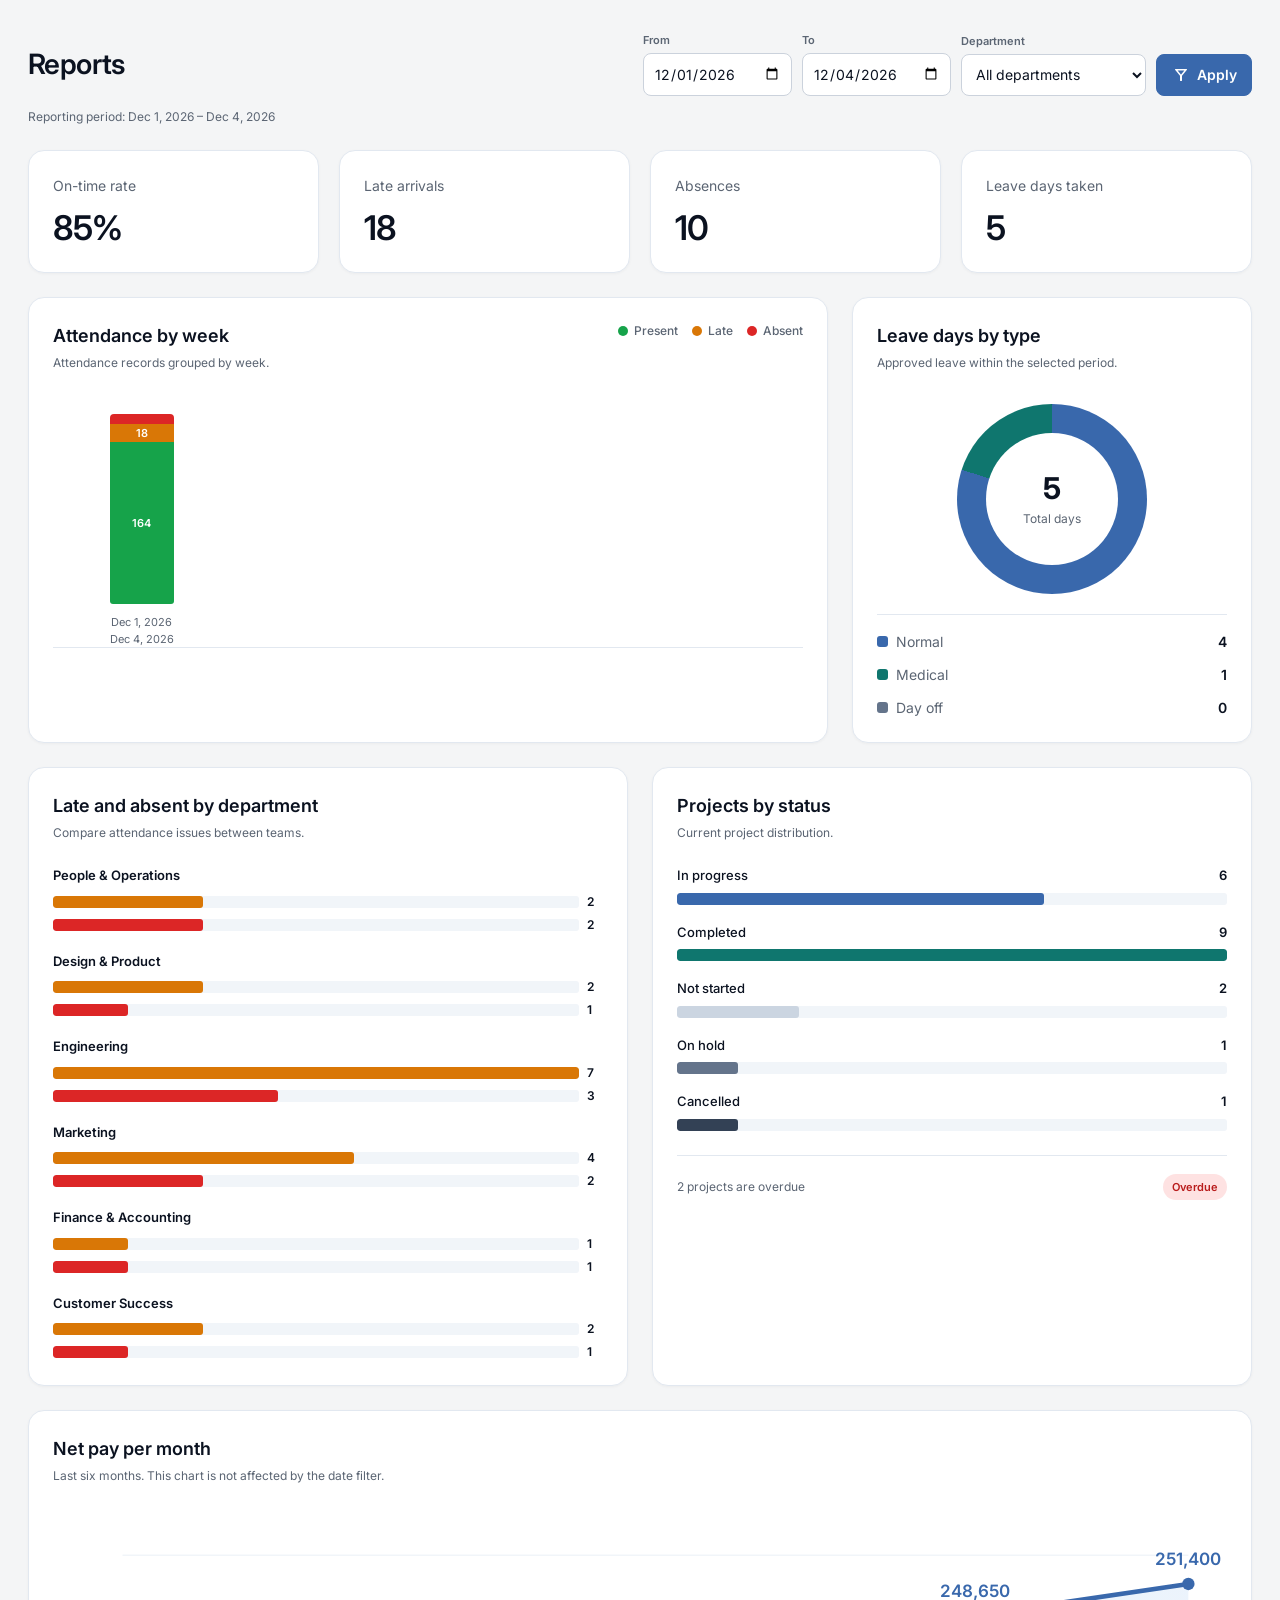
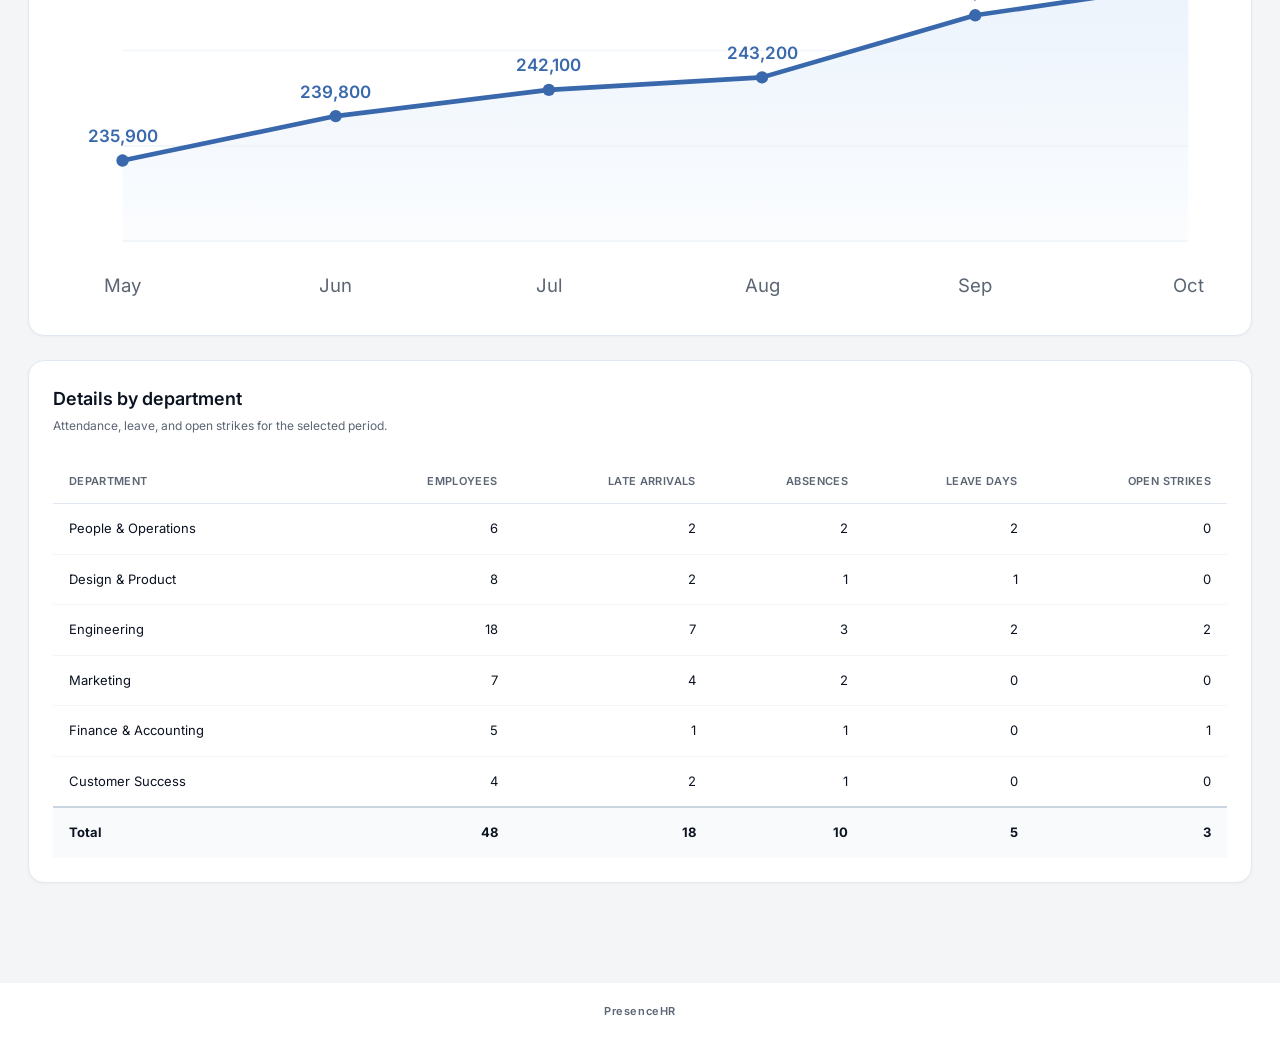
<file: frontend/pages/HR/Reports.html>
<!DOCTYPE html>
<html lang="en">
<head>
    <meta charset="UTF-8">
    <meta name="viewport" content="width=device-width, initial-scale=1.0">
    <title>Reports | PresenceHR</title>

    <link rel="preconnect" href="https://fonts.googleapis.com">
    <link rel="preconnect" href="https://fonts.gstatic.com" crossorigin>
    <link
        href="https://fonts.googleapis.com/css2?family=Inter:wght@400;500;600;700&display=swap"
        rel="stylesheet"
    >
    <link
        href="https://fonts.googleapis.com/css2?family=Material+Symbols+Outlined"
        rel="stylesheet"
    >

    <link rel="stylesheet" href="../../css/HR/Reports.css">
    <script src="../../js/HR/Reports.js" defer></script>
</head>

<body>
    <main class="page-container">
        <header class="page-header">
            <h1>Reports</h1>

            <div class="filters">
                <div class="date-filter">
                    <label for="start-date">From</label>
                    <input type="date" id="start-date">
                </div>

                <div class="date-filter">
                    <label for="end-date">To</label>
                    <input type="date" id="end-date">
                </div>

                <div class="department-filter">
                    <label for="department-filter">Department</label>
                    <select id="department-filter">
                        <option value="all">All departments</option>
                    </select>
                </div>

                <button type="button" id="apply-filters" class="button-primary">
                    <span class="material-symbols-outlined">filter_alt</span>
                    Apply
                </button>
            </div>
        </header>

        <p id="report-period" class="report-period"></p>

        <!-- Summary cards -->
        <section class="stats-grid">
            <article class="stat-card">
                <p>On-time rate</p>
                <strong id="on-time-rate">—</strong>
            </article>

            <article class="stat-card">
                <p>Late arrivals</p>
                <strong id="late-arrivals">—</strong>
            </article>

            <article class="stat-card">
                <p>Absences</p>
                <strong id="absences">—</strong>
            </article>

            <article class="stat-card">
                <p>Leave days taken</p>
                <strong id="leave-days">—</strong>
            </article>
        </section>

        <!-- Attendance and leave charts -->
        <section class="two-thirds-grid">
            <article class="report-card">
                <div class="card-header">
                    <div>
                        <h2>Attendance by week</h2>
                        <p>Attendance records grouped by week.</p>
                    </div>

                    <div class="legend">
                        <span><i class="dot present"></i>Present</span>
                        <span><i class="dot late"></i>Late</span>
                        <span><i class="dot absent"></i>Absent</span>
                    </div>
                </div>

                <div id="weekly-attendance" class="weekly-chart"></div>
            </article>

            <article class="report-card">
                <div class="card-header">
                    <div>
                        <h2>Leave days by type</h2>
                        <p>Approved leave within the selected period.</p>
                    </div>
                </div>

                <div class="donut-container">
                    <div id="leave-donut" class="donut-chart">
                        <div class="donut-center">
                            <strong id="donut-total">0</strong>
                            <span>Total days</span>
                        </div>
                    </div>
                </div>

                <div id="leave-legend" class="chart-legend"></div>
            </article>
        </section>

        <!-- Department attendance and project status -->
        <section class="two-column-grid">
            <article class="report-card">
                <div class="card-header">
                    <div>
                        <h2>Late and absent by department</h2>
                        <p>Compare attendance issues between teams.</p>
                    </div>
                </div>

                <div id="department-attendance" class="bar-list"></div>
            </article>

            <article class="report-card">
                <div class="card-header">
                    <div>
                        <h2>Projects by status</h2>
                        <p>Current project distribution.</p>
                    </div>
                </div>

                <div id="project-status" class="bar-list"></div>

                <div class="card-footer">
                    <span id="overdue-count">0 projects are overdue</span>
                    <span class="status-badge status-overdue">Overdue</span>
                </div>
            </article>
        </section>

        <!-- Payroll -->
        <section class="report-card section-spacing">
            <div class="card-header">
                <div>
                    <h2>Net pay per month</h2>
                    <p>Last six months. This chart is not affected by the date filter.</p>
                </div>
            </div>

            <div id="payroll-chart" class="payroll-chart"></div>
        </section>

        <!-- Department details -->
        <section class="report-card section-spacing">
            <div class="card-header">
                <div>
                    <h2>Details by department</h2>
                    <p>Attendance, leave, and open strikes for the selected period.</p>
                </div>
            </div>

            <div class="table-wrapper">
                <table>
                    <thead>
                        <tr>
                            <th>Department</th>
                            <th>Employees</th>
                            <th>Late arrivals</th>
                            <th>Absences</th>
                            <th>Leave days</th>
                            <th>Open strikes</th>
                        </tr>
                    </thead>

                    <tbody id="department-table-body"></tbody>
                    <tfoot id="department-table-footer"></tfoot>
                </table>
            </div>
        </section>

        <p id="report-message" class="report-message" role="status"></p>
    </main>

    <footer class="page-footer">
        PresenceHR
    </footer>
</body>
</html>
</file>
<file: frontend/css/landingpage.css>
/* =========================
   1. Variables and Reset
========================= */

:root {
  --primary: #3968ac;
  --primary-hover: #2f5590;
  --accent: #0f766e;
  --accent-light: rgba(15, 118, 110, 0.1);

  --page-bg: #f4f5f6;
  --white: #ffffff;
  --text: #0b1220;
  --muted: #5b6573;
  --secondary: #737d8c;
  --border: #e2e8f0;

  --radius: 16px;
  --button-radius: 10px;
  --container-width: 1120px;

  --shadow-sm: 0 2px 6px rgba(11, 18, 32, 0.04);
  --shadow-lg: 0 12px 32px rgba(11, 18, 32, 0.09);
}

* {
  box-sizing: border-box;
  margin: 0;
  padding: 0;
}

html {
  scroll-behavior: smooth;
  scroll-padding-top: 90px;
}

body {
  font-family: "Inter", -apple-system, BlinkMacSystemFont, "Segoe UI",
    sans-serif;
  background: var(--page-bg);
  color: var(--text);
  line-height: 1.6;
  overflow-x: hidden;
}

a {
  color: inherit;
  text-decoration: none;
}

button {
  font: inherit;
}

button,
a {
  -webkit-tap-highlight-color: transparent;
}

button:focus-visible,
a:focus-visible {
  outline: 2px solid var(--primary);
  outline-offset: 4px;
}

img,
svg {
  max-width: 100%;
}

[hidden],
.hidden {
  display: none !important;
}

.container {
  width: min(var(--container-width), calc(100% - 48px));
  margin-inline: auto;
}

.section {
  padding: 96px 0;
}

.section-white {
  background: var(--white);
  border-block: 1px solid var(--border);
}

/* =========================
   2. Buttons
========================= */

.button {
  display: inline-flex;
  align-items: center;
  justify-content: center;
  gap: 8px;
  min-height: 44px;
  padding: 0 24px;
  border: 1px solid transparent;
  border-radius: var(--button-radius);
  font-size: 14px;
  font-weight: 600;
  cursor: pointer;
  transition:
    background 180ms ease,
    color 180ms ease,
    border-color 180ms ease,
    transform 180ms ease,
    box-shadow 180ms ease;
}

.button:hover {
  transform: translateY(-1px);
}

.button-primary {
  background: var(--primary);
  color: var(--white);
  box-shadow: var(--shadow-sm);
}

.button-primary:hover {
  background: var(--primary-hover);
}

.button-large {
  min-height: 48px;
  padding-inline: 30px;
  font-size: 15px;
}

.button-light {
  background: var(--white);
  color: var(--primary);
  box-shadow: 0 4px 12px rgba(11, 18, 32, 0.12);
}

.button-light:hover {
  background: #f1f5f9;
}

/* =========================
   3. Navbar
========================= */

.navbar {
  position: sticky;
  top: 0;
  z-index: 100;
  background: var(--white);
  border-bottom: 1px solid transparent;
  transition: box-shadow 200ms ease, border-color 200ms ease;
}

.navbar.scrolled {
  border-color: var(--border);
  box-shadow: 0 4px 16px rgba(11, 18, 32, 0.05);
}

.nav-container {
  min-height: 72px;
  display: flex;
  align-items: center;
  justify-content: space-between;
  gap: 24px;
}

.brand,
.footer-brand {
  display: inline-flex;
  align-items: center;
  gap: 12px;
  font-weight: 700;
}

.brand {
  font-size: 20px;
  letter-spacing: -0.5px;
}

.brand-icon {
  width: 38px;
  height: 38px;
  display: inline-flex;
  align-items: center;
  justify-content: center;
  flex-shrink: 0;
  border-radius: 10px;
  background: var(--primary);
  color: var(--white);
  font-size: 20px;
  font-weight: 700;
  box-shadow: var(--shadow-sm);
}

.desktop-nav {
  display: flex;
  align-items: center;
  gap: 32px;
  color: var(--muted);
  font-size: 14px;
  font-weight: 500;
}

.desktop-nav a,
.mobile-menu a:not(.button) {
  transition: color 180ms ease;
}

.desktop-nav a:hover,
.mobile-menu a:not(.button):hover {
  color: var(--primary);
}

.menu-button {
  display: none;
  width: 44px;
  height: 44px;
  align-items: center;
  justify-content: center;
  border: 1px solid var(--border);
  border-radius: var(--button-radius);
  background: var(--white);
  color: var(--text);
  font-size: 23px;
  cursor: pointer;
}

.mobile-menu {
  display: none;
  padding: 20px 24px;
  background: var(--white);
  border-top: 1px solid var(--border);
  box-shadow: var(--shadow-lg);
}

.mobile-menu:not([hidden]) {
  display: flex;
  flex-direction: column;
  gap: 16px;
}

.mobile-menu a:not(.button) {
  padding: 4px 0;
  color: var(--muted);
  font-weight: 500;
}

.mobile-login {
  width: 100%;
  margin-top: 8px;
}

/* =========================
   4. Hero Section
========================= */

.hero {
  position: relative;
  padding-block: 96px 112px;
  overflow: hidden;
}

.hero-glow {
  position: absolute;
  top: 50%;
  right: -150px;
  width: 550px;
  height: 550px;
  border-radius: 50%;
  background: var(--primary);
  opacity: 0.07;
  filter: blur(100px);
  transform: translateY(-50%);
  pointer-events: none;
}

.hero-layout {
  position: relative;
  z-index: 1;
  display: grid;
  grid-template-columns: 1.1fr 0.9fr;
  align-items: center;
  gap: 64px;
}

.hero-content h1 {
  max-width: 650px;
  margin-bottom: 24px;
  font-size: clamp(36px, 4.5vw, 56px);
  line-height: 1.12;
  letter-spacing: -2px;
  font-weight: 700;
}

.eyebrow {
  display: inline-flex;
  align-items: center;
  gap: 10px;
  margin-bottom: 24px;
  padding: 8px 14px;
  border: 1px solid var(--border);
  border-radius: 999px;
  background: var(--white);
  color: var(--muted);
  font-size: 12px;
  font-weight: 500;
  box-shadow: var(--shadow-sm);
}

.status-dot {
  display: inline-block;
  width: 7px;
  height: 7px;
  flex-shrink: 0;
  border-radius: 50%;
  background: var(--accent);
}

.eyebrow .status-dot {
  background: var(--primary);
}

.hero-description {
  max-width: 570px;
  margin-bottom: 30px;
  color: var(--muted);
  font-size: 17px;
  line-height: 1.8;
}

.hero-actions {
  display: flex;
  flex-wrap: wrap;
  align-items: center;
  gap: 20px;
}

.text-link {
  display: inline-flex;
  align-items: center;
  gap: 10px;
  color: var(--primary);
  font-size: 15px;
  font-weight: 600;
  transition: color 180ms ease;
}

.text-link:hover {
  color: var(--primary-hover);
}

.text-link span {
  transition: transform 180ms ease;
}

.text-link:hover span {
  transform: translateY(3px);
}

.hero-trust {
  display: flex;
  flex-wrap: wrap;
  gap: 16px 24px;
  margin-top: 32px;
  padding-top: 24px;
  border-top: 1px solid var(--border);
  color: var(--muted);
  font-size: 11px;
}

.hero-trust span {
  display: inline-flex;
  align-items: center;
  gap: 7px;
}

.check {
  color: var(--accent);
  font-weight: 700;
}

/* =========================
   5. Dashboard Preview
========================= */

.hero-visual {
  position: relative;
  min-width: 0;
  padding-bottom: 20px;
}

.dashboard-preview {
  padding: 20px;
  border: 1px solid var(--border);
  border-radius: var(--radius);
  background: var(--white);
  box-shadow: 0 18px 50px rgba(11, 18, 32, 0.09);
  transform: rotate(1deg);
  transition: transform 250ms ease;
}

.dashboard-preview:hover {
  transform: rotate(0);
}

.browser-bar {
  display: flex;
  align-items: center;
  justify-content: space-between;
  gap: 12px;
  margin-bottom: 20px;
  padding-bottom: 16px;
  border-bottom: 1px solid var(--border);
}

.browser-dots {
  display: flex;
  gap: 5px;
  flex-shrink: 0;
}

.browser-dots span {
  width: 9px;
  height: 9px;
  border-radius: 50%;
  background: var(--border);
}

.browser-address {
  max-width: 70%;
  overflow: hidden;
  padding: 3px 10px;
  border-radius: 20px;
  background: var(--page-bg);
  color: var(--secondary);
  font-size: 9px;
  text-overflow: ellipsis;
  white-space: nowrap;
}

.stat-grid {
  display: grid;
  grid-template-columns: repeat(3, minmax(0, 1fr));
  gap: 10px;
  margin-bottom: 18px;
}

.stat-card {
  display: flex;
  flex-direction: column;
  gap: 3px;
  min-width: 0;
  padding: 12px 10px;
  border: 1px solid var(--border);
  border-radius: 12px;
  background: var(--page-bg);
}

.stat-label,
.stat-detail {
  color: var(--muted);
  font-size: 10px;
}

.stat-card strong {
  font-size: 12px;
  overflow-wrap: anywhere;
}

.stat-detail {
  color: var(--secondary);
}

.project-preview {
  padding: 16px;
  border: 1px solid var(--border);
  border-radius: 12px;
  background: var(--page-bg);
}

.preview-heading,
.progress-label {
  display: flex;
  align-items: center;
  justify-content: space-between;
  gap: 10px;
}

.preview-heading {
  margin-bottom: 20px;
}

.preview-heading strong {
  font-size: 11px;
}

.preview-heading span {
  color: var(--muted);
  font-size: 9px;
  white-space: nowrap;
}

.progress-item + .progress-item {
  margin-top: 18px;
}

.progress-label {
  margin-bottom: 6px;
  font-size: 10px;
}

.progress-label span {
  min-width: 0;
  overflow-wrap: anywhere;
}

.progress-label strong {
  flex-shrink: 0;
  color: var(--primary);
}

.green-text {
  color: var(--accent) !important;
}

.progress-track {
  height: 6px;
  overflow: hidden;
  border-radius: 20px;
  background: #dce3ec;
}

.progress-fill {
  display: block;
  height: 100%;
  border-radius: inherit;
}

.primary-fill {
  background: var(--primary);
}

.green-fill {
  background: var(--accent);
}

.recognition-card {
  position: absolute;
  bottom: 0;
  left: -22px;
  display: flex;
  align-items: center;
  gap: 12px;
  padding: 12px 16px;
  border: 1px solid var(--border);
  border-radius: 14px;
  background: var(--white);
  box-shadow: var(--shadow-lg);
}

.recognition-icon {
  display: flex;
  width: 40px;
  height: 40px;
  align-items: center;
  justify-content: center;
  border-radius: 50%;
  background: var(--accent-light);
  color: var(--accent);
  font-size: 22px;
  font-weight: 700;
}

.recognition-card > span:last-child {
  display: flex;
  flex-direction: column;
}

.recognition-card small {
  color: var(--muted);
  font-size: 10px;
}

.recognition-card strong {
  display: flex;
  align-items: center;
  gap: 8px;
  font-size: 12px;
}

/* =========================
   6. Section Headings
========================= */

.section-heading {
  max-width: 680px;
  margin: 0 auto 56px;
  text-align: center;
}

.section-heading h2,
.security-intro h2,
.cta-content h2 {
  margin-bottom: 14px;
  font-size: clamp(29px, 3.5vw, 40px);
  line-height: 1.2;
  letter-spacing: -1.2px;
}

.section-heading p {
  color: var(--muted);
  font-size: 16px;
  line-height: 1.8;
}

/* =========================
   7. Feature Cards
========================= */

.feature-grid {
  display: grid;
  grid-template-columns: repeat(3, minmax(0, 1fr));
  gap: 24px;
}

.feature-card {
  padding: 26px;
  border: 1px solid var(--border);
  border-radius: var(--radius);
  background: var(--white);
  box-shadow: var(--shadow-sm);
  transition:
    transform 200ms ease,
    box-shadow 200ms ease,
    border-color 200ms ease;
}

.feature-card:hover,
.role-card:hover,
.security-item:hover {
  transform: translateY(-3px);
  border-color: #cbd5e1;
  box-shadow: var(--shadow-lg);
}

.feature-icon {
  display: flex;
  width: 44px;
  height: 44px;
  align-items: center;
  justify-content: center;
  margin-bottom: 20px;
  border-radius: 10px;
  background: var(--accent-light);
  color: var(--accent);
  font-size: 26px;
  font-weight: 500;
}

.feature-card h3 {
  margin-bottom: 10px;
  font-size: 17px;
  line-height: 1.4;
}

.feature-card p {
  color: var(--muted);
  font-size: 13px;
  line-height: 1.9;
}

/* =========================
   8. How It Works
========================= */

.steps-grid {
  position: relative;
  display: grid;
  grid-template-columns: repeat(4, minmax(0, 1fr));
  gap: 28px;
}

.steps-grid::before {
  position: absolute;
  top: 28px;
  right: 10%;
  left: 10%;
  height: 2px;
  background-image: radial-gradient(var(--secondary) 1.5px, transparent 1.5px);
  background-size: 8px 8px;
  content: "";
}

.step-card {
  position: relative;
  z-index: 1;
  text-align: center;
}

.step-number {
  display: flex;
  width: 56px;
  height: 56px;
  align-items: center;
  justify-content: center;
  margin: 0 auto 20px;
  border: 7px solid var(--white);
  border-radius: 50%;
  background: var(--primary);
  color: var(--white);
  font-size: 18px;
  font-weight: 700;
  box-sizing: content-box;
}

.step-card h3 {
  margin-bottom: 10px;
  font-size: 15px;
  line-height: 1.5;
}

.step-card p {
  color: var(--muted);
  font-size: 13px;
  line-height: 1.8;
}

/* =========================
   9. Role Cards
========================= */

.roles-grid {
  display: grid;
  grid-template-columns: repeat(3, minmax(0, 1fr));
  align-items: stretch;
  gap: 24px;
}

.role-card {
  display: flex;
  flex-direction: column;
  overflow: hidden;
  border: 1px solid var(--border);
  border-radius: var(--radius);
  background: var(--white);
  transition:
    transform 200ms ease,
    box-shadow 200ms ease,
    border-color 200ms ease;
}

.role-accent {
  height: 3px;
  background: var(--primary);
}

.role-content {
  display: flex;
  flex: 1;
  flex-direction: column;
  padding: 28px 24px;
}

.role-heading {
  display: flex;
  flex-wrap: wrap;
  align-items: center;
  justify-content: space-between;
  gap: 10px;
  margin-bottom: 16px;
}

.role-heading h3 {
  font-size: 20px;
}

.role-badge {
  padding: 4px 9px;
  border-radius: 6px;
  background: var(--page-bg);
  color: var(--secondary);
  font-size: 10px;
  font-weight: 600;
}

.role-description {
  margin-bottom: 24px;
  color: var(--muted);
  font-size: 13px;
  line-height: 1.8;
}

.check-list {
  display: flex;
  flex: 1;
  flex-direction: column;
  gap: 15px;
  list-style: none;
}

.check-list li {
  position: relative;
  padding-left: 25px;
  font-size: 13px;
  line-height: 1.7;
}

.check-list li::before {
  position: absolute;
  top: 0;
  left: 0;
  color: var(--accent);
  font-size: 16px;
  font-weight: 700;
  content: "✓";
}

/* =========================
   10. Security
========================= */

.security-layout {
  display: grid;
  grid-template-columns: 0.85fr 1.15fr;
  align-items: start;
  gap: 64px;
}

.security-icon {
  font-size: 30px;
}

.security-intro h2 {
  margin-bottom: 20px;
}

.security-intro > p {
  margin-bottom: 24px;
  color: var(--muted);
  font-size: 15px;
  line-height: 1.9;
}

.security-note {
  padding: 18px;
  border: 1px solid var(--border);
  border-radius: 12px;
  background: var(--page-bg);
  color: var(--muted);
  font-size: 12px;
  line-height: 1.8;
}

.security-list {
  display: flex;
  flex-direction: column;
  gap: 14px;
}

.security-item {
  display: flex;
  align-items: center;
  gap: 16px;
  padding: 18px;
  border: 1px solid var(--border);
  border-radius: 14px;
  background: var(--page-bg);
  transition:
    transform 200ms ease,
    box-shadow 200ms ease,
    border-color 200ms ease;
}

.security-item-icon {
  display: flex;
  width: 44px;
  height: 44px;
  flex-shrink: 0;
  align-items: center;
  justify-content: center;
  border-radius: 10px;
  background: var(--accent-light);
  color: var(--accent);
  font-size: 23px;
}

.security-item h3 {
  margin-bottom: 4px;
  font-size: 13px;
  line-height: 1.5;
}

.security-item p {
  color: var(--muted);
  font-size: 11px;
  line-height: 1.7;
}

/* =========================
   11. FAQ Accordion
========================= */

.faq-list {
  display: flex;
  max-width: 760px;
  flex-direction: column;
  gap: 14px;
  margin: 0 auto;
}

.faq-item {
  overflow: hidden;
  border: 1px solid var(--border);
  border-radius: var(--radius);
  background: var(--white);
  transition: border-color 180ms ease;
}

.faq-item:has(.faq-btn[aria-expanded="true"]) {
  border-color: #cbd5e1;
}

.faq-btn {
  display: flex;
  width: 100%;
  align-items: center;
  justify-content: space-between;
  gap: 20px;
  padding: 22px 24px;
  border: 0;
  background: transparent;
  color: var(--text);
  text-align: left;
  font-size: 15px;
  font-weight: 600;
  cursor: pointer;
}

.faq-btn:hover {
  color: var(--primary);
}

.faq-chevron {
  flex-shrink: 0;
  color: var(--secondary);
  font-size: 24px;
  line-height: 1;
  transition: transform 200ms ease;
}

.faq-btn[aria-expanded="true"] .faq-chevron {
  transform: rotate(180deg);
}

.faq-answer {
  padding: 18px 24px 24px;
  border-top: 1px solid var(--border);
  color: var(--muted);
  font-size: 14px;
  line-height: 1.9;
}

/* =========================
   12. Call to Action
========================= */

.cta-section {
  padding: 76px 0;
  background: var(--primary);
  color: var(--white);
  text-align: center;
}

.cta-content h2 {
  margin-bottom: 14px;
}

.cta-content p {
  max-width: 600px;
  margin: 0 auto 30px;
  color: rgba(255, 255, 255, 0.82);
  font-size: 16px;
  line-height: 1.8;
}

/* =========================
   13. Footer
========================= */

.footer {
  padding: 44px 0;
  border-top: 1px solid #202a3b;
  background: var(--text);
  color: var(--secondary);
}

.footer-content {
  display: flex;
  align-items: center;
  justify-content: space-between;
  gap: 32px;
}

.footer-brand {
  color: var(--white);
}

.footer-brand .brand-icon {
  width: 34px;
  height: 34px;
  font-size: 17px;
}

.footer-brand > span:last-child {
  display: flex;
  flex-direction: column;
  gap: 3px;
}

.footer-brand strong {
  font-size: 13px;
}

.footer-brand small {
  color: var(--secondary);
  font-size: 10px;
  font-weight: 400;
}

.footer-info {
  text-align: right;
  font-size: 11px;
}

.footer-info p + p {
  margin-top: 5px;
}

.footer-info a {
  color: #d1d5db;
  text-decoration: underline;
  text-decoration-color: #475569;
  text-underline-offset: 3px;
}

.footer-info a:hover {
  color: var(--white);
}

/* =========================
   14. Scroll Animations
========================= */

.reveal {
  opacity: 0;
  transform: translateY(20px);
  transition:
    opacity 400ms cubic-bezier(0.16, 1, 0.3, 1),
    transform 400ms cubic-bezier(0.16, 1, 0.3, 1);
}

.reveal.visible {
  opacity: 1;
  transform: translateY(0);
}

/* =========================
   15. Responsive Design
========================= */

@media (max-width: 1000px) {
  .hero-layout {
    grid-template-columns: 1fr 0.9fr;
    gap: 36px;
  }

  .hero-content h1 {
    font-size: 43px;
    letter-spacing: -1.5px;
  }

  .feature-grid,
  .roles-grid {
    grid-template-columns: repeat(2, minmax(0, 1fr));
  }

  .security-layout {
    gap: 36px;
  }

  .steps-grid {
    grid-template-columns: repeat(2, minmax(0, 1fr));
    row-gap: 40px;
  }

  .steps-grid::before {
    display: none;
  }
}

@media (max-width: 767px) {
  .container {
    width: min(100% - 36px, var(--container-width));
  }

  .section {
    padding: 68px 0;
  }

  .nav-container {
    min-height: 68px;
  }

  .desktop-nav,
  .nav-login {
    display: none;
  }

  .menu-button {
    display: flex;
  }

  .brand {
    font-size: 19px;
  }

  .hero {
    padding-block: 60px 78px;
  }

  .hero-layout {
    grid-template-columns: 1fr;
    gap: 54px;
  }

  .hero-content h1 {
    max-width: 600px;
    font-size: clamp(36px, 8vw, 48px);
    letter-spacing: -1.5px;
  }

  .hero-description {
    font-size: 15px;
  }

  .hero-trust {
    gap: 12px 18px;
  }

  .hero-visual {
    width: 100%;
    max-width: 500px;
    margin-inline: auto;
  }

  .dashboard-preview {
    padding: 16px;
    transform: none;
  }

  .recognition-card {
    left: -8px;
  }

  .section-heading {
    margin-bottom: 38px;
  }

  .section-heading h2,
  .security-intro h2,
  .cta-content h2 {
    font-size: 31px;
    letter-spacing: -0.8px;
  }

  .section-heading p {
    font-size: 14px;
  }

  .feature-grid,
  .roles-grid {
    grid-template-columns: 1fr;
    gap: 16px;
  }

  .feature-card {
    padding: 24px;
  }

  .steps-grid {
    grid-template-columns: 1fr;
    gap: 34px;
  }

  .step-card {
    max-width: 360px;
    margin-inline: auto;
  }

  .security-layout {
    grid-template-columns: 1fr;
    gap: 32px;
  }

  .faq-btn {
    padding: 20px;
    font-size: 14px;
  }

  .faq-answer {
    padding: 16px 20px 20px;
    font-size: 13px;
  }

  .cta-section {
    padding: 60px 0;
  }

  .footer-content {
    flex-direction: column;
    align-items: flex-start;
    gap: 24px;
  }

  .footer-info {
    text-align: left;
  }
}

@media (max-width: 400px) {
  .container {
    width: calc(100% - 28px);
  }

  .hero-content h1 {
    font-size: 34px;
  }

  .hero-actions {
    align-items: flex-start;
    flex-direction: column;
    gap: 16px;
  }

  .hero-trust {
    flex-direction: column;
  }

  .eyebrow {
    font-size: 10px;
  }

  .stat-grid {
    gap: 6px;
  }

  .stat-card {
    padding: 9px 7px;
  }

  .stat-card strong {
    font-size: 10px;
  }

  .browser-address {
    font-size: 8px;
  }

  .preview-heading strong {
    font-size: 10px;
  }

  .preview-heading span {
    font-size: 8px;
  }

  .progress-label {
    font-size: 9px;
  }
}

/* =========================
   16. Reduced Motion
========================= */

@media (prefers-reduced-motion: reduce) {
  html {
    scroll-behavior: auto;
  }

  *,
  *::before,
  *::after {
    animation-duration: 0.01ms !important;
    animation-iteration-count: 1 !important;
    transition-duration: 0.01ms !important;
  }

  .reveal {
    opacity: 1;
    transform: none;
  }
}
</file>
<file: frontend/css/attendance.css>
:root {
    --primary: #3968ac;
    --primary-dark: #274778;
    --background: #f4f5f6;
    --surface: #ffffff;
    --text: #0b1220;
    --muted: #5b6573;
    --border: #e2e6eb;
    --green: #16845b;
    --green-bg: #e7f6ee;
    --orange: #b96a10;
    --orange-bg: #fff2df;
    --red: #c03939;
    --red-bg: #fdeaea;
    --blue-bg: #eaf1fc;
    --radius: 12px;
    --shadow: 0 2px 8px rgb(11 18 32 / 4%);
}

* {
    box-sizing: border-box;
}

body {
    margin: 0;
    background: var(--background);
    color: var(--text);
    font-family: "Inter", sans-serif;
    font-size: 14px;
}

button,
input,
select {
    font: inherit;
}

button {
    cursor: pointer;
}

button:disabled {
    cursor: not-allowed;
    opacity: 0.45;
}

.page {
    width: min(1500px, 100%);
    margin: 0 auto;
    padding: 32px;
}

.page-heading,
.table-heading,
.stat-top,
.table-footer,
.dialog-heading,
.dialog-actions {
    display: flex;
    align-items: center;
    justify-content: space-between;
    gap: 16px;
}

.page-heading {
    margin-bottom: 24px;
}

.page-heading h1 {
    margin: 0 0 8px;
    font-size: 28px;
    letter-spacing: -0.8px;
}

.page-heading p,
.table-heading p,
.dialog-heading p {
    margin: 0;
    color: var(--muted);
    line-height: 1.6;
}

.button {
    min-height: 40px;
    display: inline-flex;
    align-items: center;
    justify-content: center;
    gap: 8px;
    padding: 0 15px;
    border: 1px solid transparent;
    border-radius: 8px;
    font-weight: 600;
    white-space: nowrap;
    transition: background 0.2s, border-color 0.2s;
}

.button .material-symbols-outlined {
    font-size: 20px;
}

.button-primary {
    background: var(--primary);
    color: white;
}

.button-primary:hover {
    background: var(--primary-dark);
}

.button-secondary {
    background: white;
    color: var(--text);
    border-color: var(--border);
}

.button-secondary:hover {
    background: #f7f9fc;
    border-color: #c6ced8;
}

.filter-panel,
.stat-card,
.table-panel {
    background: var(--surface);
    border: 1px solid var(--border);
    border-radius: var(--radius);
    box-shadow: var(--shadow);
}

.filter-panel {
    display: grid;
    grid-template-columns: 1fr 1fr 1.5fr 1fr auto;
    align-items: end;
    gap: 16px;
    padding: 20px;
    margin-bottom: 22px;
}

.filter-field,
.form-field {
    display: flex;
    flex-direction: column;
    gap: 8px;
    min-width: 0;
}

.filter-field label,
.form-field label {
    color: #344054;
    font-weight: 600;
    font-size: 12px;
}

.filter-field input,
.filter-field select,
.form-field input,
.form-field select {
    width: 100%;
    height: 42px;
    min-width: 0;
    padding: 0 12px;
    border: 1px solid #d7dde5;
    border-radius: 8px;
    background: white;
    color: var(--text);
    outline: none;
}

.filter-field input:focus,
.filter-field select:focus,
.form-field input:focus,
.form-field select:focus {
    border-color: var(--primary);
    box-shadow: 0 0 0 3px rgb(57 104 172 / 12%);
}

.input-with-icon {
    position: relative;
}

.input-with-icon > span {
    position: absolute;
    left: 11px;
    top: 50%;
    transform: translateY(-50%);
    color: var(--muted);
    font-size: 20px;
    pointer-events: none;
}

.input-with-icon input {
    padding-left: 38px;
}

.filter-reset {
    height: 42px;
}

.stats-grid {
    display: grid;
    grid-template-columns: repeat(3, minmax(0, 1fr));
    gap: 18px;
    margin-bottom: 24px;
}

.stat-card {
    padding: 22px;
}

.stat-label {
    color: var(--muted);
    font-weight: 500;
}

.stat-icon {
    width: 38px;
    height: 38px;
    display: grid;
    place-items: center;
    border-radius: 10px;
    font-size: 22px;
}

.icon-orange {
    background: var(--orange-bg);
    color: var(--orange);
}

.icon-red {
    background: var(--red-bg);
    color: var(--red);
}

.icon-green {
    background: var(--green-bg);
    color: var(--green);
}

.stat-value {
    margin-top: 16px;
    font-size: 30px;
    font-weight: 700;
    letter-spacing: -1px;
}

.stat-description {
    margin: 8px 0 0;
    color: var(--muted);
    font-size: 12px;
}

.table-panel {
    overflow: hidden;
}

.table-heading {
    padding: 22px 24px;
}

.table-heading h2,
.dialog-heading h2 {
    margin: 0 0 7px;
    font-size: 17px;
}

.record-count {
    padding: 7px 10px;
    border-radius: 7px;
    background: #f0f3f7;
    color: #455267;
    font-size: 12px;
    font-weight: 600;
    white-space: nowrap;
}

.table-wrapper {
    width: 100%;
    overflow-x: auto;
}

table {
    width: 100%;
    border-collapse: collapse;
    white-space: nowrap;
}

thead {
    background: #f8f9fb;
}

th {
    padding: 14px 18px;
    color: var(--muted);
    font-size: 11px;
    font-weight: 600;
    text-align: left;
    text-transform: uppercase;
    letter-spacing: 0.35px;
}

td {
    padding: 16px 18px;
    border-top: 1px solid #edf0f3;
    font-size: 13px;
}

tbody tr:hover {
    background: #fbfcfe;
}

.employee-cell {
    display: flex;
    align-items: center;
    gap: 11px;
}

.avatar {
    width: 36px;
    height: 36px;
    flex: 0 0 36px;
    display: grid;
    place-items: center;
    border-radius: 50%;
    background: var(--blue-bg);
    color: var(--primary-dark);
    font-size: 11px;
    font-weight: 700;
}

.employee-name {
    font-weight: 600;
}

.employee-id {
    margin-top: 5px;
    color: var(--muted);
    font-size: 11px;
}

.status {
    display: inline-flex;
    align-items: center;
    gap: 6px;
    padding: 6px 9px;
    border-radius: 6px;
    font-size: 11px;
    font-weight: 600;
}

.status::before {
    width: 6px;
    height: 6px;
    content: "";
    border-radius: 50%;
    background: currentColor;
}

.status-on-time {
    background: var(--green-bg);
    color: var(--green);
}

.status-late {
    background: var(--orange-bg);
    color: var(--orange);
}

.status-absent {
    background: var(--red-bg);
    color: var(--red);
}

.status-on-leave {
    background: var(--blue-bg);
    color: var(--primary-dark);
}

.correct-button {
    padding: 7px 10px;
    border: 1px solid #d6e2f4;
    border-radius: 7px;
    background: white;
    color: var(--primary);
    font-size: 12px;
    font-weight: 600;
}

.correct-button:hover {
    background: var(--blue-bg);
}

.empty-state {
    padding: 44px 20px;
    color: var(--muted);
    text-align: center;
}

.table-footer {
    min-height: 70px;
    padding: 16px 24px;
    border-top: 1px solid var(--border);
    color: var(--muted);
    font-size: 12px;
}

.pagination {
    display: flex;
    align-items: center;
    gap: 12px;
}

.pagination .button {
    min-height: 34px;
    padding: 0 11px;
    font-size: 12px;
}

.page-footer {
    display: flex;
    justify-content: space-between;
    gap: 12px;
    padding: 24px 2px 0;
    color: var(--muted);
    font-size: 12px;
}

/* Dialog */

.attendance-dialog {
    width: min(480px, calc(100% - 32px));
    max-height: calc(100% - 32px);
    padding: 0;
    border: 0;
    border-radius: 14px;
    box-shadow: 0 20px 70px rgb(11 18 32 / 25%);
}

.attendance-dialog::backdrop {
    background: rgb(11 18 32 / 45%);
}

.attendance-dialog form {
    padding: 24px;
}

.dialog-heading {
    align-items: flex-start;
    margin-bottom: 24px;
}

.icon-button {
    display: grid;
    place-items: center;
    width: 34px;
    height: 34px;
    flex: 0 0 34px;
    border: 0;
    border-radius: 8px;
    background: #f2f4f7;
    color: var(--muted);
}

.icon-button:hover {
    background: #e7ebf0;
}

.attendance-dialog .form-field {
    margin-bottom: 17px;
}

.form-row {
    display: grid;
    grid-template-columns: 1fr 1fr;
    gap: 14px;
}

.dialog-actions {
    justify-content: flex-end;
    margin-top: 24px;
}

.form-error {
    margin: 0;
    color: var(--red);
    font-size: 12px;
}

.form-error:empty {
    display: none;
}

.toast {
    position: fixed;
    right: 24px;
    bottom: 24px;
    z-index: 10;
    max-width: calc(100% - 48px);
    padding: 14px 18px;
    border-radius: 9px;
    background: #15243b;
    color: white;
    box-shadow: 0 8px 24px rgb(11 18 32 / 18%);
    opacity: 0;
    pointer-events: none;
    transform: translateY(10px);
    transition: opacity 0.2s, transform 0.2s;
}

.toast.visible {
    opacity: 1;
    transform: translateY(0);
}

@media (max-width: 1100px) {
    .page {
        padding: 24px;
    }

    .filter-panel {
        grid-template-columns: repeat(2, minmax(0, 1fr));
    }

    .search-field {
        grid-column: span 2;
    }

    .filter-reset {
        justify-self: start;
    }
}

@media (max-width: 700px) {
    .page {
        padding: 16px;
    }

    .page-heading {
        align-items: flex-start;
        flex-direction: column;
    }

    .page-heading h1 {
        font-size: 24px;
    }

    .stats-grid {
        grid-template-columns: 1fr;
        gap: 12px;
    }

    .stat-card {
        padding: 18px;
    }

    .filter-panel {
        grid-template-columns: 1fr;
        padding: 16px;
    }

    .search-field {
        grid-column: auto;
    }

    .table-heading {
        align-items: flex-start;
        padding: 18px;
    }

    .table-footer {
        align-items: flex-start;
        flex-direction: column;
        padding: 16px 18px;
    }

    .page-footer {
        flex-direction: column;
    }

    .attendance-dialog form {
        padding: 18px;
    }
}

@media (prefers-reduced-motion: reduce) {
    *,
    *::before,
    *::after {
        transition: none !important;
    }
}
</file>
<file: frontend/css/departments.css>
:root {
    --primary: #3968ac;
    --primary-dark: #28558f;
    --primary-soft: #e8eef8;
    --text: #151b2a;
    --muted: #687384;
    --border: #e2e6ec;
    --surface: #ffffff;
    --page: #f4f5f6;
    --success-bg: #e6f4f1;
    --success: #0f766e;
    --inactive-bg: #f1f3f5;
    --inactive: #5b6573;
    --danger: #b42318;
    font-family: "Inter", sans-serif;
}

* {
    box-sizing: border-box;
}

body {
    margin: 0;
    min-height: 100vh;
    background: var(--page);
    color: var(--text);
}

button,
input,
select {
    font: inherit;
}

button {
    cursor: pointer;
}

.page {
    width: min(1280px, 100%);
    margin: 0 auto;
    padding: 38px 32px 48px;
}

.page-heading {
    display: flex;
    align-items: center;
    justify-content: space-between;
    gap: 24px;
    margin-bottom: 28px;
}

.eyebrow {
    display: block;
    margin-bottom: 8px;
    color: var(--muted);
    font-size: 11px;
    font-weight: 700;
    letter-spacing: .12em;
}

.title-row {
    display: flex;
    align-items: center;
    gap: 12px;
    flex-wrap: wrap;
}

h1 {
    margin: 0;
    font-size: clamp(26px, 3vw, 32px);
    letter-spacing: -.04em;
}

.subtitle {
    margin: 9px 0 0;
    color: var(--muted);
    font-size: 14px;
    line-height: 1.6;
}

.count-badge {
    padding: 6px 10px;
    border-radius: 999px;
    background: var(--primary-soft);
    color: var(--primary);
    font-size: 12px;
    font-weight: 700;
}

.button {
    display: inline-flex;
    align-items: center;
    justify-content: center;
    gap: 8px;
    padding: 11px 15px;
    border: 1px solid transparent;
    border-radius: 10px;
    font-size: 13px;
    font-weight: 600;
    white-space: nowrap;
    transition: background .18s;
}

.button-primary {
    background: var(--primary);
    color: white;
}

.button-primary:hover {
    background: var(--primary-dark);
}

.button-primary .material-symbols-outlined {
    font-size: 19px;
}

.button-secondary {
    border-color: var(--border);
    background: white;
    color: #354052;
}

.button-secondary:hover {
    background: #f8fafc;
}

.toolbar {
    display: flex;
    gap: 12px;
    margin-bottom: 16px;
}

.search-field {
    display: flex;
    align-items: center;
    flex: 1;
    gap: 9px;
    max-width: 480px;
    padding: 0 13px;
    border: 1px solid var(--border);
    border-radius: 10px;
    background: white;
    color: #8791a0;
}

.search-field .material-symbols-outlined {
    font-size: 20px;
}

.search-field input {
    width: 100%;
    min-width: 0;
    height: 43px;
    border: 0;
    outline: 0;
    background: transparent;
    color: var(--text);
    font-size: 13px;
}

#status-filter {
    min-width: 145px;
    height: 45px;
    padding: 0 12px;
    border: 1px solid var(--border);
    border-radius: 10px;
    outline-color: var(--primary);
    background: white;
    color: #354052;
    font-size: 13px;
}

.table-card {
    overflow: hidden;
    border: 1px solid var(--border);
    border-radius: 16px;
    background: white;
    box-shadow: 0 2px 7px rgb(16 24 40 / 3%);
}

.table-scroll {
    overflow-x: auto;
}

table {
    width: 100%;
    min-width: 760px;
    border-collapse: collapse;
    text-align: left;
}

thead {
    background: #fafafb;
}

th {
    padding: 16px 22px;
    border-bottom: 1px solid var(--border);
    color: #5b6573;
    font-size: 11px;
    font-weight: 700;
    letter-spacing: .065em;
    text-transform: uppercase;
    white-space: nowrap;
}

td {
    padding: 16px 22px;
    border-bottom: 1px solid #edf0f3;
    font-size: 13px;
    vertical-align: middle;
}

tbody tr:last-child td {
    border-bottom: 0;
}

tbody tr:hover {
    background: #f9fafc;
}

.department-name {
    color: #202b3b;
    font-weight: 650;
}

.head-cell {
    display: flex;
    align-items: center;
    gap: 10px;
    min-width: 155px;
}

.avatar {
    display: grid;
    flex: 0 0 34px;
    width: 34px;
    height: 34px;
    place-items: center;
    border-radius: 50%;
    background: var(--primary-soft);
    color: var(--primary);
    font-size: 11px;
    font-weight: 700;
}

.no-head {
    color: #8a93a1;
    font-style: italic;
}

.employee-count {
    font-weight: 650;
}

.status {
    display: inline-flex;
    align-items: center;
    gap: 6px;
    padding: 6px 10px;
    border-radius: 999px;
    font-size: 11px;
    font-weight: 700;
    text-transform: capitalize;
}

.status::before {
    width: 6px;
    height: 6px;
    border-radius: 50%;
    background: currentColor;
    content: "";
}

.status.active {
    background: var(--success-bg);
    color: var(--success);
}

.status.inactive {
    background: var(--inactive-bg);
    color: var(--inactive);
}

.actions-heading,
.actions-cell {
    text-align: right;
}

.actions-cell {
    white-space: nowrap;
}

.row-actions {
    display: inline-flex;
    align-items: center;
    justify-content: flex-end;
    gap: 7px;
}

.small-button {
    padding: 7px 10px;
    border: 1px solid var(--border);
    border-radius: 8px;
    background: white;
    color: #536174;
    font-size: 11px;
    font-weight: 600;
}

.small-button:hover {
    background: #f7f9fc;
}

.small-button.edit {
    border-color: #c6d5ec;
    color: var(--primary);
}

.small-button.restore {
    border-color: #b9e3d9;
    color: var(--success);
}

.table-footer {
    display: flex;
    align-items: center;
    justify-content: space-between;
    gap: 12px;
    padding: 14px 22px;
    border-top: 1px solid var(--border);
    color: var(--muted);
    font-size: 12px;
}

.text-button {
    border: 0;
    background: transparent;
    color: var(--primary);
    font-size: 12px;
    font-weight: 600;
}

.text-button:hover {
    text-decoration: underline;
}

.empty-state {
    padding: 50px 20px;
    color: var(--muted);
    text-align: center;
}

.empty-state .material-symbols-outlined {
    color: #9aa6b5;
    font-size: 34px;
}

.empty-state h2 {
    margin: 10px 0 5px;
    color: var(--text);
    font-size: 17px;
}

.empty-state p {
    margin: 0;
    font-size: 13px;
}

.hidden {
    display: none !important;
}

/* Add / Update dialog */

.department-dialog {
    width: min(480px, calc(100% - 28px));
    padding: 0;
    border: 0;
    border-radius: 16px;
    color: var(--text);
    box-shadow: 0 24px 80px rgb(15 23 42 / 25%);
}

.department-dialog::backdrop {
    background: rgb(15 23 42 / 45%);
    backdrop-filter: blur(2px);
}

.department-dialog form {
    padding: 25px;
}

.dialog-heading {
    display: flex;
    align-items: flex-start;
    justify-content: space-between;
    gap: 12px;
    margin-bottom: 22px;
}

.dialog-heading h2 {
    margin: 0;
    font-size: 22px;
    letter-spacing: -.03em;
}

.icon-button {
    display: grid;
    width: 34px;
    height: 34px;
    place-items: center;
    border: 0;
    border-radius: 8px;
    background: #f1f3f6;
    color: #566173;
}

.form-field {
    display: flex;
    flex-direction: column;
    gap: 8px;
    margin-bottom: 16px;
    color: #354052;
    font-size: 12px;
    font-weight: 650;
}

.form-field input,
.form-field select {
    width: 100%;
    height: 43px;
    padding: 0 12px;
    border: 1px solid #d9dfe7;
    border-radius: 9px;
    outline: 0;
    background: white;
    color: var(--text);
    font-size: 13px;
}

.form-field input:focus,
.form-field select:focus {
    border-color: var(--primary);
    box-shadow: 0 0 0 3px rgb(57 104 172 / 12%);
}

.form-error {
    margin: 0 0 12px;
    color: var(--danger);
    font-size: 12px;
}

.dialog-actions {
    display: flex;
    justify-content: flex-end;
    gap: 9px;
    padding-top: 8px;
}

.toast {
    position: fixed;
    right: 24px;
    bottom: 24px;
    z-index: 10;
    max-width: calc(100% - 48px);
    padding: 13px 17px;
    border-radius: 10px;
    background: #172235;
    color: white;
    box-shadow: 0 8px 25px rgb(15 23 42 / 18%);
    font-size: 13px;
}

@media (max-width: 640px) {
    .page {
        padding: 26px 15px 32px;
    }

    .page-heading {
        align-items: flex-start;
        flex-direction: column;
        margin-bottom: 22px;
    }

    .page-heading > .button {
        width: 100%;
    }

    .toolbar {
        flex-direction: column;
    }

    .search-field {
        max-width: none;
    }

    #status-filter {
        width: 100%;
    }

    .table-footer {
        padding: 13px 15px;
    }

    .department-dialog form {
        padding: 20px;
    }
}
</file>
<file: frontend/css/emp.css>
:root {
    --primary: #3968ac;
    --primary-dark: #274778;
    --main-text: #0b1220;
    --gray-text: #5b6573;
    --page-bg: #f4f5f6;
    --white: #ffffff;
    --border: #e2e8f0;
    --soft-bg: #f8fafc;
    --green: #15803d;
    --green-bg: #dcfce7;
    --orange: #b45309;
    --orange-bg: #fef3c7;
    --red: #b91c1c;
    --red-bg: #fee2e2;
}

* {
    box-sizing: border-box;
}

html {
    scroll-behavior: smooth;
}

body {
    margin: 0;
    min-height: 100vh;
    display: flex;
    flex-direction: column;
    font-family: "Inter", sans-serif;
    color: var(--main-text);
    background: var(--page-bg);
}

button,
select {
    font: inherit;
}

button {
    cursor: pointer;
}

button:focus-visible,
a:focus-visible,
select:focus-visible {
    outline: 3px solid #93c5fd;
    outline-offset: 3px;
}

a {
    color: inherit;
    text-decoration: none;
}

[hidden] {
    display: none !important;
}

.material-symbols-outlined {
    font-size: 21px;
    line-height: 1;
    vertical-align: middle;
}

/* Header */

.topbar {
    position: sticky;
    top: 0;
    z-index: 10;
    background: var(--white);
    border-bottom: 1px solid var(--border);
}

.topbar-inner {
    width: min(1280px, 100%);
    min-height: 72px;
    padding: 0 32px;
    margin: 0 auto;
    display: flex;
    align-items: center;
    justify-content: space-between;
    gap: 24px;
}

.brand {
    display: inline-flex;
    align-items: center;
    gap: 10px;
    font-size: 20px;
    font-weight: 700;
    white-space: nowrap;
}

.brand-icon,
.icon-box {
    display: inline-flex;
    align-items: center;
    justify-content: center;
    flex-shrink: 0;
    color: var(--primary);
    background: #edf3fc;
    border-radius: 11px;
}

.brand-icon {
    width: 38px;
    height: 38px;
    border-radius: 9px;
}

.navigation {
    align-self: stretch;
    display: flex;
    align-items: stretch;
    gap: 24px;
}

.nav-link {
    display: inline-flex;
    align-items: center;
    padding: 2px 3px 0;
    border-bottom: 2px solid transparent;
    color: var(--gray-text);
    font-size: 14px;
    font-weight: 500;
}

.nav-link:hover,
.nav-link.active {
    color: var(--primary);
}

.nav-link.active {
    border-bottom-color: var(--primary);
    font-weight: 600;
}

.user-menu {
    display: flex;
    align-items: center;
    gap: 12px;
    min-width: 0;
}

.avatar {
    width: 34px;
    height: 34px;
    display: grid;
    place-items: center;
    flex-shrink: 0;
    border-radius: 50%;
    background: var(--primary);
    color: var(--white);
    font-size: 12px;
    font-weight: 700;
}

.user-name {
    max-width: 150px;
    overflow: hidden;
    text-overflow: ellipsis;
    white-space: nowrap;
    font-size: 14px;
    font-weight: 500;
}

.user-divider {
    height: 22px;
    width: 1px;
    background: var(--border);
}

.text-button,
.text-link,
.view-button {
    display: inline-flex;
    align-items: center;
    justify-content: center;
    gap: 5px;
    padding: 0;
    border: 0;
    background: transparent;
    color: var(--primary);
    font-size: 13px;
    font-weight: 600;
}

.text-button {
    color: var(--gray-text);
    font-size: 14px;
    font-weight: 500;
}

.text-button:hover,
.text-link:hover,
.view-button:hover {
    color: var(--primary-dark);
}

.view-button .material-symbols-outlined,
.text-link .material-symbols-outlined {
    font-size: 17px;
}

/* Main layout */

.main-content {
    flex: 1;
    width: 100%;
}

.page-container {
    width: min(1280px, 100%);
    margin: 0 auto;
    padding: 32px;
}

.page-heading {
    display: flex;
    align-items: flex-end;
    justify-content: space-between;
    gap: 20px;
    margin-bottom: 28px;
}

.eyebrow {
    margin: 0 0 8px;
    color: var(--primary);
    font-size: 11px;
    font-weight: 700;
    letter-spacing: 1px;
}

h1,
h2,
p {
    margin-top: 0;
}

h1 {
    margin-bottom: 8px;
    font-size: 30px;
    letter-spacing: -0.8px;
}

h2 {
    margin-bottom: 0;
    font-size: 17px;
    line-height: 1.4;
}

.muted {
    color: var(--gray-text);
    font-size: 13px;
}

.page-heading .muted {
    margin-bottom: 0;
}

.current-date {
    display: flex;
    align-items: center;
    gap: 9px;
    color: var(--gray-text);
    font-size: 13px;
    font-weight: 500;
    white-space: nowrap;
}

.current-date .material-symbols-outlined {
    font-size: 19px;
}

/* Summary cards */

.summary-grid {
    display: grid;
    grid-template-columns: repeat(4, minmax(0, 1fr));
    gap: 18px;
    margin-bottom: 24px;
}

.summary-card,
.panel {
    min-width: 0;
    background: var(--white);
    border: 1px solid var(--border);
    border-radius: 16px;
    box-shadow: 0 2px 5px rgb(15 23 42 / 3%);
}

.summary-card {
    min-height: 175px;
    padding: 20px;
    display: flex;
    flex-direction: column;
}

.summary-card:hover,
.panel:hover {
    box-shadow: 0 5px 16px rgb(15 23 42 / 5%);
}

.card-top {
    display: flex;
    align-items: center;
    justify-content: space-between;
    gap: 8px;
    margin-bottom: 17px;
}

.icon-box {
    width: 42px;
    height: 42px;
}

.card-label {
    margin-bottom: 8px;
    color: var(--gray-text);
    font-size: 13px;
    font-weight: 500;
}

.summary-value {
    margin: 0;
    font-size: 26px;
    font-weight: 700;
    letter-spacing: -0.5px;
}

.summary-value-row {
    display: flex;
    align-items: center;
    flex-wrap: wrap;
    gap: 10px;
}

.value-unit {
    color: var(--gray-text);
    font-size: 14px;
    font-weight: 400;
    letter-spacing: 0;
}

.card-footnote {
    margin: auto 0 0;
    padding-top: 16px;
    color: var(--gray-text);
    font-size: 12px;
    line-height: 1.5;
}

.status-badge,
.count-badge,
.request-status {
    display: inline-flex;
    align-items: center;
    justify-content: center;
    padding: 5px 9px;
    border-radius: 7px;
    background: #f1f5f9;
    color: #475569;
    font-size: 12px;
    font-weight: 600;
}

.status-present,
.status-approved,
.status-active {
    background: var(--green-bg);
    color: var(--green);
}

.status-late,
.status-pending {
    background: var(--orange-bg);
    color: var(--orange);
}

.status-absent,
.status-rejected,
.status-overdue {
    background: var(--red-bg);
    color: var(--red);
}

.status-unknown {
    background: #f1f5f9;
    color: #475569;
}

/* Main three-column section */

.middle-grid {
    display: grid;
    grid-template-columns: repeat(3, minmax(0, 1fr));
    align-items: stretch;
    gap: 18px;
    margin-bottom: 24px;
}

.panel {
    padding: 22px;
    display: flex;
    flex-direction: column;
}

.panel-heading {
    display: flex;
    align-items: center;
    justify-content: space-between;
    gap: 12px;
    margin-bottom: 22px;
}

.panel-heading select {
    max-width: 145px;
    padding: 8px 9px;
    border: 1px solid var(--border);
    border-radius: 8px;
    background: var(--soft-bg);
    color: var(--main-text);
    font-size: 12px;
}

.stacked-bar {
    display: flex;
    overflow: hidden;
    width: 100%;
    height: 14px;
    margin-bottom: 20px;
    border-radius: 20px;
    background: var(--border);
}

.bar-segment {
    height: 100%;
    transition: width 0.2s ease;
}

.bar-present {
    background: var(--green);
}

.bar-late {
    background: var(--orange);
}

.bar-absent {
    background: var(--red);
}

.bar-other {
    background: #94a3b8;
}

.legend-list {
    display: grid;
    gap: 14px;
    padding: 15px;
    border: 1px solid #f1f5f9;
    border-radius: 11px;
    background: var(--soft-bg);
}

.legend-row,
.leave-label-row {
    display: flex;
    align-items: center;
    justify-content: space-between;
    gap: 10px;
    font-size: 12px;
}

.legend-name {
    display: inline-flex;
    align-items: center;
    gap: 9px;
    font-weight: 500;
}

.legend-dot {
    width: 9px;
    height: 9px;
    flex-shrink: 0;
    border-radius: 50%;
}

.legend-value {
    text-align: right;
    font-weight: 600;
}

.legend-value span {
    color: var(--gray-text);
    font-weight: 400;
}

.panel-footer {
    display: flex;
    align-items: center;
    justify-content: space-between;
    gap: 10px;
    margin-top: auto;
    padding-top: 18px;
    border-top: 1px solid #f1f5f9;
    color: var(--gray-text);
    font-size: 12px;
}

.panel-footer strong {
    color: var(--main-text);
    text-align: right;
}

.leave-list,
.project-list,
.request-list {
    display: grid;
    gap: 16px;
}

.leave-item {
    display: grid;
    gap: 8px;
}

.leave-label-row {
    align-items: flex-start;
}

.leave-label-row strong {
    font-size: 13px;
}

.leave-numbers {
    color: var(--gray-text);
    text-align: right;
    line-height: 1.6;
}

.leave-numbers strong {
    color: var(--main-text);
}

.progress-track {
    width: 100%;
    height: 9px;
    overflow: hidden;
    border-radius: 20px;
    background: #bfdbfe;
}

.progress-fill {
    height: 100%;
    border-radius: inherit;
    background: var(--primary);
}

.count-badge {
    flex-shrink: 0;
    color: var(--primary);
    background: #edf3fc;
}

.project-item,
.request-item {
    min-width: 0;
    padding: 13px;
    border: 1px solid #f1f5f9;
    border-radius: 11px;
    background: var(--soft-bg);
}

.project-title-row,
.request-item {
    display: flex;
    align-items: flex-start;
    justify-content: space-between;
    gap: 10px;
}

.project-title {
    min-width: 0;
    overflow-wrap: anywhere;
    font-size: 12px;
    font-weight: 600;
    line-height: 1.5;
}

.project-percent {
    flex-shrink: 0;
    font-size: 12px;
    font-weight: 700;
}

.project-item .progress-track {
    height: 7px;
    margin: 10px 0;
    background: var(--border);
}

.project-due {
    margin: 0;
    color: var(--gray-text);
    font-size: 12px;
}

.footer-link {
    justify-content: flex-end;
    margin-top: 18px;
}

/* Bottom cards */

.bottom-grid {
    display: grid;
    grid-template-columns: repeat(2, minmax(0, 1fr));
    align-items: stretch;
    gap: 18px;
    margin-bottom: 24px;
}

.heading-with-icon {
    display: flex;
    align-items: center;
    gap: 12px;
    min-width: 0;
}

.payslip-box {
    padding: 18px;
    margin-bottom: 18px;
    border: 1px solid #f1f5f9;
    border-radius: 11px;
    background: var(--soft-bg);
}

.payslip-top {
    display: flex;
    align-items: baseline;
    justify-content: space-between;
    flex-wrap: wrap;
    gap: 10px;
    margin-bottom: 14px;
}

.payslip-period {
    color: var(--gray-text);
    font-size: 12px;
    font-weight: 600;
}

.net-pay {
    font-size: 25px;
    font-weight: 700;
    overflow-wrap: anywhere;
}

.net-pay small {
    color: var(--gray-text);
    font-size: 12px;
    font-weight: 400;
}

.payslip-details {
    display: flex;
    flex-wrap: wrap;
    gap: 8px 12px;
    padding-top: 13px;
    border-top: 1px solid var(--border);
    color: var(--gray-text);
    font-size: 11px;
}

.payslip-details strong {
    color: var(--main-text);
}

.panel-actions {
    display: flex;
    align-items: center;
    justify-content: space-between;
    flex-wrap: wrap;
    gap: 15px;
    margin-top: auto;
    padding-top: 18px;
    border-top: 1px solid #f1f5f9;
}

.primary-button {
    display: inline-flex;
    align-items: center;
    justify-content: center;
    gap: 7px;
    min-height: 39px;
    padding: 9px 14px;
    border: 0;
    border-radius: 8px;
    background: var(--primary);
    color: var(--white);
    font-size: 12px;
    font-weight: 600;
}

.primary-button:hover {
    background: var(--primary-dark);
}

.primary-button:disabled {
    opacity: 0.6;
    cursor: wait;
}

.primary-button .material-symbols-outlined {
    font-size: 18px;
}

.request-item {
    align-items: center;
}

.request-type {
    display: block;
    margin-bottom: 5px;
    font-size: 12px;
    font-weight: 600;
}

.request-dates {
    margin: 0;
    color: var(--gray-text);
    font-size: 11px;
    line-height: 1.6;
}

.request-status {
    flex-shrink: 0;
}

/* Footer */

.site-footer {
    padding: 23px 20px;
    border-top: 1px solid var(--border);
    background: var(--white);
    text-align: center;
}

.site-footer p {
    margin: 0;
    color: var(--gray-text);
    font-size: 12px;
}

/* Error messages and notifications */

.error-message {
    margin-bottom: 20px;
    padding: 14px 16px;
    border: 1px solid #fecaca;
    border-radius: 10px;
    background: #fef2f2;
    color: #991b1b;
    font-size: 13px;
    line-height: 1.6;
}

.toast {
    position: fixed;
    right: 20px;
    bottom: 20px;
    z-index: 100;
    max-width: min(420px, calc(100vw - 40px));
    padding: 13px 17px;
    border-radius: 10px;
    background: #172033;
    color: white;
    font-size: 13px;
    box-shadow: 0 8px 25px rgb(0 0 0 / 15%);
    opacity: 0;
    pointer-events: none;
    transform: translateY(8px);
    transition: opacity 0.2s, transform 0.2s;
}

.toast.visible {
    opacity: 1;
    transform: translateY(0);
}

/* Iframe dialog */

.page-dialog {
    width: min(1100px, 94vw);
    height: min(780px, 90vh);
    max-width: none;
    max-height: none;
    padding: 0;
    overflow: hidden;
    border: 1px solid var(--border);
    border-radius: 15px;
    background: var(--white);
    box-shadow: 0 20px 70px rgb(0 0 0 / 25%);
}

.page-dialog::backdrop {
    background: rgb(11 18 32 / 65%);
    backdrop-filter: blur(3px);
}

.dialog-header {
    height: 58px;
    display: flex;
    align-items: center;
    justify-content: space-between;
    gap: 12px;
    padding: 0 18px;
    border-bottom: 1px solid var(--border);
}

.dialog-header h2 {
    font-size: 15px;
}

.close-button {
    width: 35px;
    height: 35px;
    border: 0;
    border-radius: 8px;
    background: var(--soft-bg);
    color: var(--main-text);
    font-size: 25px;
}

.close-button:hover {
    background: var(--border);
}

.page-dialog iframe {
    display: block;
    width: 100%;
    height: calc(100% - 58px);
    border: 0;
    background: var(--white);
}

/* Leave request cards */
.request-list {
    display: grid;
    gap: 12px;
}

.request-item {
    display: flex;
    align-items: center;
    justify-content: space-between;
    gap: 16px;
    padding: 16px;
    border: 1px solid var(--border);
    border-radius: 12px;
    background: var(--white);
    transition: border-color 0.2s ease, box-shadow 0.2s ease;
}

.request-item:hover {
    border-color: #cbd5e1;
    box-shadow: 0 3px 10px rgb(15 23 42 / 5%);
}

.request-type {
    margin-bottom: 7px;
    color: var(--main-text);
    font-size: 13px;
    font-weight: 600;
}

.request-dates {
    margin: 0;
    color: var(--gray-text);
    font-size: 12px;
    line-height: 1.7;
}

.request-status {
    flex-shrink: 0;
    white-space: nowrap;
}

@media (max-width: 480px) {
    .request-item {
        align-items: flex-start;
        flex-direction: column;
        gap: 10px;
    }
}
/* Responsive */

@media (max-width: 1100px) {
    .topbar-inner {
        padding: 0 22px;
        gap: 16px;
    }

    .navigation {
        gap: 15px;
    }

    .page-container {
        padding: 26px 22px;
    }

    .summary-grid {
        grid-template-columns: repeat(2, minmax(0, 1fr));
    }

    .middle-grid {
        grid-template-columns: repeat(2, minmax(0, 1fr));
    }

    .middle-grid > .panel:last-child {
        grid-column: 1 / -1;
    }
}

@media (max-width: 760px) {
    .topbar-inner {
        min-height: auto;
        padding: 14px 18px;
        flex-wrap: wrap;
    }

    .brand {
        font-size: 18px;
    }

    .navigation {
        order: 3;
        width: 100%;
        min-height: 38px;
        gap: 22px;
        overflow-x: auto;
    }

    .nav-link {
        flex-shrink: 0;
        padding-bottom: 8px;
    }

    .user-menu {
        gap: 8px;
    }

    .user-name,
    .user-divider {
        display: none;
    }

    .page-container {
        padding: 24px 16px;
    }

    .page-heading {
        align-items: flex-start;
        flex-direction: column;
        gap: 14px;
    }

    h1 {
        font-size: 26px;
    }

    .summary-grid,
    .middle-grid,
    .bottom-grid {
        grid-template-columns: 1fr;
    }

    .middle-grid > .panel:last-child {
        grid-column: auto;
    }

    .panel {
        padding: 18px;
    }

    .panel-heading {
        flex-wrap: wrap;
        margin-bottom: 18px;
    }

    .panel-actions {
        align-items: stretch;
        flex-direction: column;
    }

    .panel-actions > * {
        width: 100%;
    }

    .request-item {
        align-items: flex-start;
    }

    .page-dialog {
        width: 96vw;
        height: 92vh;
        border-radius: 10px;
    }
}

@media (max-width: 380px) {
    .summary-grid {
        grid-template-columns: 1fr;
    }

    .current-date {
        white-space: normal;
    }

    .leave-label-row {
        flex-direction: column;
        gap: 4px;
    }

    .leave-numbers {
        text-align: left;
    }

    .payslip-top {
        flex-direction: column;
    }
}
</file>
<file: frontend/css/leaveRequests.css>
:root {
    --primary: #3968AC;
    --primary-dark: #274778;
    --background: #F4F5F6;
    --surface: #FFFFFF;
    --text: #0B1220;
    --muted: #5B6573;
    --border: #E2E6EC;
    --success: #18794E;
    --success-bg: #E8F6EE;
    --danger: #B42318;
    --danger-bg: #FEECEB;
    --warning: #9A6700;
    --warning-bg: #FFF4D6;
    --radius: 12px;
}

* {
    box-sizing: border-box;
}

body {
    margin: 0;
    background: var(--background);
    color: var(--text);
    font-family: "Inter", sans-serif;
    font-size: 14px;
    line-height: 1.5;
}

button,
input,
select,
textarea {
    font: inherit;
}

button {
    cursor: pointer;
}

button:disabled {
    cursor: not-allowed;
    opacity: 0.5;
}

.page-container {
    width: 100%;
    max-width: 1600px;
    margin: 0 auto;
    padding: 32px;
}

.page-header {
    display: flex;
    align-items: center;
    justify-content: space-between;
    gap: 20px;
    margin-bottom: 28px;
}

.page-header h1 {
    margin: 0;
    font-size: 28px;
    font-weight: 700;
    letter-spacing: -0.7px;
}

.page-description,
.section-header p {
    margin: 6px 0 0;
    color: var(--muted);
}

.fiscal-year {
    display: flex;
    align-items: center;
    gap: 8px;
    padding: 10px 14px;
    background: var(--surface);
    border: 1px solid var(--border);
    border-radius: 8px;
    color: var(--muted);
    white-space: nowrap;
}

.material-symbols-outlined {
    display: inline-flex;
    align-items: center;
    justify-content: center;
    font-size: 20px;
    vertical-align: middle;
}

.section-card {
    min-width: 0;
    margin-bottom: 24px;
    background: var(--surface);
    border: 1px solid var(--border);
    border-radius: var(--radius);
    box-shadow: 0 2px 5px rgb(15 23 42 / 3%);
}

.section-header {
    display: flex;
    align-items: center;
    justify-content: space-between;
    gap: 16px;
    padding: 22px 24px;
    border-bottom: 1px solid var(--border);
}

.section-header h2 {
    margin: 0;
    font-size: 17px;
    font-weight: 700;
}

.section-header p {
    font-size: 13px;
}

.count-badge {
    padding: 5px 10px;
    border-radius: 20px;
    background: var(--warning-bg);
    color: var(--warning);
    font-size: 12px;
    font-weight: 600;
    white-space: nowrap;
}

.table-wrapper {
    width: 100%;
    overflow-x: auto;
}

table {
    width: 100%;
    border-collapse: collapse;
    text-align: left;
}

thead {
    background: #F9FAFB;
}

th {
    padding: 13px 16px;
    color: var(--muted);
    font-size: 11px;
    font-weight: 600;
    text-transform: uppercase;
    letter-spacing: 0.35px;
    white-space: nowrap;
}

td {
    padding: 16px;
    border-top: 1px solid var(--border);
    vertical-align: middle;
}

tbody tr:hover {
    background: #FBFCFE;
}

.employee-name {
    display: block;
    min-width: 130px;
    font-weight: 600;
    white-space: nowrap;
}

.employee-department {
    display: block;
    margin-top: 3px;
    color: var(--muted);
    font-size: 12px;
    white-space: nowrap;
}

.leave-type {
    display: inline-block;
    padding: 5px 8px;
    border-radius: 6px;
    background: #EEF3FB;
    color: var(--primary-dark);
    font-size: 12px;
    font-weight: 600;
    white-space: nowrap;
}

.date-range {
    min-width: 140px;
    white-space: nowrap;
}

.note-cell,
.comment-cell {
    min-width: 170px;
    max-width: 260px;
    color: var(--muted);
    overflow-wrap: anywhere;
}

.balance {
    min-width: 120px;
    font-weight: 600;
    white-space: nowrap;
}

.balance-negative {
    color: var(--danger);
}

.balance-positive {
    color: var(--success);
}

.action-buttons {
    display: flex;
    align-items: center;
    gap: 8px;
    white-space: nowrap;
}

.button-primary,
.button-secondary,
.button-approve,
.button-reject,
.pagination-button {
    display: inline-flex;
    align-items: center;
    justify-content: center;
    gap: 6px;
    min-height: 36px;
    padding: 8px 12px;
    border: 1px solid transparent;
    border-radius: 7px;
    font-size: 12px;
    font-weight: 600;
    transition: background 0.15s ease, border-color 0.15s ease;
}

.button-approve {
    background: var(--success-bg);
    color: var(--success);
}

.button-approve:hover {
    background: #D3F0DF;
}

.button-reject {
    background: var(--danger-bg);
    color: var(--danger);
}

.button-reject:hover {
    background: #FBD8D5;
}

.button-primary {
    background: var(--primary);
    color: white;
}

.button-primary:hover {
    background: var(--primary-dark);
}

.button-secondary,
.pagination-button {
    background: white;
    color: var(--text);
    border-color: var(--border);
}

.button-secondary:hover,
.pagination-button:hover:not(:disabled) {
    background: #F4F6F9;
}

.status-badge {
    display: inline-block;
    padding: 5px 9px;
    border-radius: 20px;
    font-size: 11px;
    font-weight: 600;
    text-transform: capitalize;
    white-space: nowrap;
}

.status-approved {
    background: var(--success-bg);
    color: var(--success);
}

.status-rejected {
    background: var(--danger-bg);
    color: var(--danger);
}

.status-cancelled {
    background: #F0F1F3;
    color: #5B6573;
}

.filters {
    display: flex;
    align-items: center;
    gap: 12px;
    padding: 20px 24px;
}

.search-box {
    position: relative;
    flex: 1;
    min-width: 200px;
}

.search-box .material-symbols-outlined {
    position: absolute;
    top: 50%;
    left: 12px;
    color: var(--muted);
    transform: translateY(-50%);
}

.search-box input,
.filters select {
    width: 100%;
    min-height: 42px;
    padding: 10px 12px;
    background: white;
    border: 1px solid var(--border);
    border-radius: 8px;
    outline: none;
    color: var(--text);
}

.search-box input {
    padding-left: 40px;
}

.filters select {
    width: auto;
    min-width: 155px;
}

.search-box input:focus,
.filters select:focus,
textarea:focus {
    border-color: var(--primary);
    box-shadow: 0 0 0 3px rgb(57 104 172 / 12%);
}

.loading-cell,
.empty-cell {
    padding: 32px;
    text-align: center;
    color: var(--muted);
}

.pagination {
    display: flex;
    align-items: center;
    justify-content: space-between;
    gap: 16px;
    padding: 18px 24px;
    border-top: 1px solid var(--border);
    color: var(--muted);
    font-size: 12px;
}

.pagination-actions {
    display: flex;
    gap: 8px;
}

.pagination-button {
    min-height: 36px;
}

.pagination-button .material-symbols-outlined {
    font-size: 18px;
}

.review-dialog {
    width: min(460px, calc(100% - 32px));
    padding: 0;
    border: 1px solid var(--border);
    border-radius: 14px;
    box-shadow: 0 20px 70px rgb(15 23 42 / 20%);
}

.review-dialog::backdrop {
    background: rgb(11 18 32 / 45%);
}

.dialog-header {
    display: flex;
    justify-content: space-between;
    gap: 16px;
    padding: 20px 22px;
    border-bottom: 1px solid var(--border);
}

.dialog-header h2 {
    margin: 0;
    font-size: 18px;
}

.dialog-header p {
    margin: 5px 0 0;
    color: var(--muted);
    font-size: 12px;
}

.icon-button {
    display: flex;
    align-items: center;
    justify-content: center;
    width: 34px;
    height: 34px;
    flex-shrink: 0;
    background: transparent;
    border: none;
    border-radius: 7px;
    color: var(--muted);
}

.icon-button:hover {
    background: #F0F2F5;
}

.dialog-body {
    padding: 22px;
}

.dialog-employee {
    margin: 0 0 20px;
    font-weight: 600;
}

.dialog-body label {
    display: block;
    margin-bottom: 8px;
    font-weight: 600;
}

.dialog-body textarea {
    width: 100%;
    padding: 12px;
    resize: vertical;
    border: 1px solid var(--border);
    border-radius: 8px;
    outline: none;
}

.error-message {
    color: var(--danger);
    font-size: 12px;
}

.dialog-actions {
    display: flex;
    justify-content: flex-end;
    gap: 10px;
    padding: 16px 22px;
    border-top: 1px solid var(--border);
}

.toast {
    position: fixed;
    right: 24px;
    bottom: 24px;
    z-index: 10;
    max-width: calc(100% - 48px);
    padding: 12px 18px;
    background: #172B4D;
    border-radius: 8px;
    color: white;
    box-shadow: 0 6px 20px rgb(0 0 0 / 15%);
    opacity: 0;
    pointer-events: none;
    transform: translateY(10px);
    transition: opacity 0.2s ease, transform 0.2s ease;
}

.toast.visible {
    opacity: 1;
    transform: translateY(0);
}

@media (max-width: 900px) {
    .page-container {
        padding: 20px;
    }

    .filters {
        align-items: stretch;
        flex-wrap: wrap;
    }

    .search-box {
        flex-basis: 100%;
    }

    .filters select {
        flex: 1;
        min-width: 130px;
    }
}

@media (max-width: 600px) {
    .page-container {
        padding: 14px;
    }

    .page-header {
        align-items: flex-start;
        flex-direction: column;
        gap: 14px;
    }

    .page-header h1 {
        font-size: 24px;
    }

    .section-header {
        align-items: flex-start;
        flex-direction: column;
        padding: 18px;
    }

    .filters {
        padding: 16px;
    }

    .pagination {
        align-items: flex-start;
        flex-direction: column;
        padding: 16px;
    }

    .pagination-actions {
        width: 100%;
    }

    .pagination-button {
        flex: 1;
    }

    th,
    td {
        padding: 12px;
    }
}
</file>
<file: frontend/css/login.css>
* {
    box-sizing: border-box;
    margin: 0;
    padding: 0;
}

body {
    font-family: 'Inter', sans-serif;
    background-color: #F9F9FF;
    color: #151B2A;
    min-height: 100vh;
    display: flex;
    flex-direction: column;
    justify-content: space-between;
    align-items: center;
    padding: 32px 20px 24px;
}

header {
    display: flex;
    align-items: center;
    justify-content: center;
    gap: 12px;
}

#logo {
    width: 48px;
    height: 48px;
    background-color: #3968AC;
    border-radius: 12px;
    padding: 10px;
    object-fit: contain;
}

header h1 {
    font-size: 20px;
    font-weight: 600;
    letter-spacing: -0.5px;
    color: #151B2A;
}

header h1 span {
    color: #3968AC;
}

header h3 {
    margin-top: 4px;
    font-size: 10px;
    font-weight: 500;
    letter-spacing: 1px;
    color: #555F6D;
}

/* Login card */
main {
    width: 100%;
    max-width: 400px;
    background-color: #FFFFFF;
    border: 1px solid #E2E8F0;
    border-radius: 16px;
    padding: 32px;
    display: flex;
    flex-direction: column;
    box-shadow: 0 2px 8px rgba(21, 27, 42, 0.04);
}

/* Login heading */
main h2 {
    font-size: 28px;
    font-weight: 600;
    letter-spacing: -0.6px;
    margin-bottom: 8px;
}

main h4 {
    font-size: 14px;
    font-weight: 400;
    line-height: 1.6;
    color: #555F6D;
    margin-bottom: 24px;
}

/* Form */
form {
    width: 100%;
    display: flex;
    flex-direction: column;
    gap: 10px;
}

form label {
    font-size: 14px;
    font-weight: 500;
    color: #151B2A;
    margin-top: 4px;
}

/* Inputs */
form input {
    width: 100%;
    height: 44px;
    padding: 0 14px;
    border: 1px solid #C3C6D2;
    border-radius: 10px;
    background-color: #FFFFFF;
    color: #151B2A;
    font-family: inherit;
    font-size: 14px;
    outline: none;
    transition: border-color 0.2s, box-shadow 0.2s;
}

form input::placeholder {
    color: #737782;
}

form input:focus {
    border-color: #3968AC;
    box-shadow: 0 0 0 3px rgba(57, 104, 172, 0.16);
}

/* Buttons */
form button {
    font-family: inherit;
    cursor: pointer;
    transition: background-color 0.2s, color 0.2s;
}

/* Login button */
form button[type="submit"] {
    width: 100%;
    min-height: 44px;
    margin-top: 12px;
    border: none;
    border-radius: 10px;
    background-color: #3968AC;
    color: #FFFFFF;
    font-size: 14px;
    font-weight: 600;
}

form button[type="submit"]:hover {
    background-color: #1A4F92;
}

/* Eye button */
form button img {
    width: 20px;
    height: 20px;
    display: block;
}

.password-box {
    position: relative;   /* moved here from #password */
}

#togglePassword {
    position: absolute;
    right: 7px;
    top: 14px;
    transform: translateY(-50%);  /* centers it, instead of top: 5px */
    border: none;
    background: transparent;
}

/* Forgot password button */
form button:last-child {
    align-self: center;
    margin-top: 8px;
    padding: 4px 8px;
    border: none;
    background: transparent;
    color: #3968AC;
    font-size: 14px;
    font-weight: 500;
}

form button:last-child:hover {
    color: #1A4F92;
    text-decoration: underline;
}

/* Footer */
footer {
    text-align: center;
    color: #555F6D;
    font-size: 12px;
    line-height: 1.8;
}

footer p + p {
    margin-top: 4px;
}

/* Responsive */
@media (max-width: 480px) {
    body {
        padding: 24px 16px;
    }

    main {
        padding: 24px;
    }

    header h1 {
        font-size: 18px;
    }

    main h2 {
        font-size: 26px;
    }
}
</file>
<file: frontend/css/myProfile.css>
:root{
  --primary:#3968AC; --primary-dark:#24477C; --primary-tint:#EBF2FC;
  --accent:#0F766E; --accent-tint:#E6F4F2;
  --bg:#F4F6FA; --surface:#fff; --text:#0B1220; --muted:#5B6573; --secondary:#737D8C; --border:#E2E8F0;
  --danger:#B42318; --danger-tint:#FDECEA;
  --r:16px; --r-sm:10px;
  --shadow:0 1px 3px rgba(11,18,32,.04),0 4px 14px rgba(11,18,32,.04);
}
*{box-sizing:border-box}
html,body{margin:0}
body{font:400 15px/1.5 Inter,system-ui,sans-serif;color:var(--text);background:var(--bg);-webkit-font-smoothing:antialiased;overflow-x:hidden}
h1,h2,p{margin:0}
button,input{font:inherit;color:inherit}
:focus-visible{outline:2px solid var(--primary);outline-offset:2px}
.ms{font-family:'Material Symbols Outlined';font-size:20px;line-height:1;font-style:normal;font-feature-settings:'liga';display:inline-block;vertical-align:middle;user-select:none}

/* top bar */
.topbar{position:sticky;top:0;z-index:20;background:#fff;border-bottom:1px solid var(--border)}
.topbar-in{max-width:1180px;margin:0 auto;padding:0 24px;height:64px;display:flex;align-items:center;gap:28px}
.brand{display:flex;align-items:center;gap:10px;font-size:17px;letter-spacing:-.01em;white-space:nowrap}
.brand-mark{width:36px;height:36px;border-radius:10px;background:var(--primary-tint);color:var(--primary);display:grid;place-items:center}
.topnav{flex:1;display:flex;gap:24px;height:100%;overflow-x:auto;scrollbar-width:none}
.topnav::-webkit-scrollbar{display:none}
.topnav a{display:inline-flex;align-items:center;white-space:nowrap;color:var(--muted);text-decoration:none;font-weight:500;font-size:14px;border-bottom:2px solid transparent;margin-bottom:-1px}
.topnav a:hover{color:var(--text)}
.topnav a[aria-current=page]{color:var(--primary);font-weight:600;border-color:var(--primary)}
.me{display:flex;align-items:center;gap:10px}
.me-avatar{width:32px;height:32px;border-radius:50%;background:var(--primary);color:#fff;display:grid;place-items:center;font-size:12px;font-weight:600}
.me-name{font-size:14px;font-weight:500}
.link-btn{background:none;border:0;padding:4px;color:var(--muted);font-weight:500;font-size:14px;cursor:pointer}
.link-btn:hover{color:var(--text)}

/* layout */
.page{max-width:1180px;margin:0 auto;padding:32px 24px 56px;display:flex;flex-direction:column;gap:28px;min-height:70vh}
.page>*{min-width:0}
.foot{text-align:center;color:var(--secondary);font-size:13px;padding:20px;border-top:1px solid var(--border);background:#fff}
.head h1{font-size:26px;font-weight:700;letter-spacing:-.02em}
.head p{color:var(--muted);font-size:14px;margin-top:2px}
.grid{display:grid;grid-template-columns:7fr 5fr;gap:28px;align-items:start}
.col{display:flex;flex-direction:column;gap:28px;min-width:0}

/* cards */
.card{background:var(--surface);border:1px solid var(--border);border-radius:var(--r);box-shadow:var(--shadow);padding:28px}
.card-h{display:flex;flex-wrap:wrap;justify-content:space-between;align-items:flex-start;gap:12px;padding-bottom:20px;margin-bottom:22px;border-bottom:1px solid var(--border)}
.card-h h2{font-size:19px;font-weight:700;letter-spacing:-.01em}
.card-h p{font-size:14px;color:var(--muted);margin-top:2px}
.identity{display:flex;align-items:center;gap:16px;padding:18px 22px}
.avatar{flex:none;width:58px;height:58px;border-radius:50%;background:var(--primary-tint);color:var(--primary);display:grid;place-items:center;font-weight:700;font-size:20px}
.identity strong{display:block;font-size:18px}
.identity span{font-size:14px;color:var(--muted)}

/* forms */
.fields{display:grid;grid-template-columns:1fr 1fr;gap:18px}
.fields .wide{grid-column:1/-1}
.field{display:flex;flex-direction:column;gap:6px;min-width:0}
.field>label,.field>.lbl{display:flex;justify-content:space-between;align-items:center;font-size:12px;font-weight:600;letter-spacing:.05em;text-transform:uppercase;color:var(--muted)}
.field.edit>label{color:var(--text)}
.lock{font-size:14px;color:var(--secondary);text-transform:none;letter-spacing:0}
.locked{min-height:44px;padding:10px 14px;display:flex;align-items:center;background:var(--bg);border:1px solid var(--border);border-radius:var(--r-sm);font-weight:500;overflow-wrap:anywhere}
.input{position:relative;display:flex;align-items:center}
.input input{width:100%;height:44px;padding:0 14px;border:1px solid #B9C1CE;border-radius:var(--r-sm);background:#fff;transition:border-color .15s,box-shadow .15s}
.input.has-icon input{padding-left:42px}
.input.has-btn input{padding-right:44px}
.input input:focus{outline:0;border-color:var(--primary);box-shadow:0 0 0 3px rgba(57,104,172,.16)}
.input input[aria-invalid=true]{border-color:var(--danger)}
.input .lead{position:absolute;left:13px;color:var(--secondary);pointer-events:none}
.input .eye{position:absolute;right:8px;background:none;border:0;padding:5px;border-radius:6px;color:var(--secondary);cursor:pointer;display:grid}
.input .eye:hover{background:var(--bg);color:var(--text)}
.hint{font-size:13px;color:var(--muted);display:flex;align-items:center;gap:5px;min-height:20px}
.hint.ok{color:var(--accent)}
.hint.bad{color:var(--danger)}
.hint .ms{font-size:16px}
.form-foot{display:flex;flex-wrap:wrap;gap:12px;align-items:center;justify-content:space-between;margin-top:24px}
.status{font-size:13px;font-weight:500;display:inline-flex;align-items:center;gap:6px;color:var(--accent)}
.status.bad{color:var(--danger)}
.status:empty{display:none}
.stack-form{display:flex;flex-direction:column;gap:18px}

/* buttons, pills */
.btn{height:44px;padding:0 24px;border-radius:var(--r-sm);border:0;background:var(--primary);color:#fff;font-weight:500;font-size:14px;display:inline-flex;align-items:center;justify-content:center;gap:8px;cursor:pointer;box-shadow:0 1px 2px rgba(11,18,32,.12);transition:background .15s}
.btn:hover{background:#2F5590}
.btn:disabled{opacity:.45;cursor:default}
.btn-block{width:100%}
.chip{display:inline-flex;align-items:center;gap:6px;padding:6px 12px;border-radius:8px;background:var(--bg);border:1px solid var(--border);font-size:12px;font-weight:500;color:var(--muted)}
.chip .ms{font-size:15px}
.pill{display:inline-flex;align-items:center;gap:6px;padding:3px 12px;border-radius:99px;font-size:12px;font-weight:600;background:var(--accent-tint);color:var(--accent);white-space:nowrap}
.pill::before{content:"";width:6px;height:6px;border-radius:50%;background:currentColor}
.pill.off{background:var(--bg);color:var(--muted);border:1px solid var(--border)}

/* notice */
.notice{display:flex;gap:12px;align-items:flex-start;padding:14px 18px;border-radius:var(--r-sm);background:#FEF3E2;color:#8A4B08;font-size:14px}

/* face card */
.face-box{margin:4px 0 18px;padding:22px 16px;background:#F8FAFC;border:1px solid var(--border);border-radius:12px;display:flex;flex-direction:column;align-items:center;gap:12px;text-align:center}
.face-ring{position:relative;width:96px;height:96px;border-radius:50%;background:#fff;border:1px solid var(--border);box-shadow:var(--shadow);display:grid;place-items:center;color:var(--accent)}
.face-ring.off{color:var(--secondary)}
.face-ring svg{width:44px;height:44px}
.face-ring .tick{position:absolute;right:-2px;bottom:-2px;width:26px;height:26px;border-radius:50%;background:var(--accent);border:2px solid #fff;color:#fff;display:grid;place-items:center}
.face-ring .tick .ms{font-size:15px}
.face-box p{font-size:13.5px;color:var(--muted);font-weight:500}
.privacy{display:flex;gap:12px;align-items:flex-start;padding-top:18px;margin-top:18px;border-top:1px solid var(--border);font-size:13px;color:var(--muted);line-height:1.6}
.privacy .ms{flex:none;font-size:16px;width:26px;height:26px;border-radius:7px;background:var(--bg);display:grid;place-items:center}

/* states */
.state{margin:auto;text-align:center;color:var(--muted);display:flex;flex-direction:column;gap:12px;align-items:center}
.spin{width:30px;height:30px;border-radius:50%;border:3px solid var(--border);border-top-color:var(--primary);animation:spin .8s linear infinite}
.btn .spin{width:16px;height:16px;border-width:2px;border-color:rgba(255,255,255,.4);border-top-color:#fff}
@keyframes spin{to{transform:rotate(360deg)}}
.toast{position:fixed;left:50%;bottom:26px;transform:translate(-50%,24px);opacity:0;pointer-events:none;background:var(--text);color:#fff;padding:11px 18px;border-radius:10px;font-size:14px;max-width:90vw;text-align:center;transition:opacity .2s,transform .2s;z-index:50}
.toast.show{opacity:1;transform:translate(-50%,0)}
.toast.err{background:var(--danger)}

/* responsive */
@media (max-width:900px){
  .grid{grid-template-columns:1fr}
  .topbar-in{gap:16px;padding:0 16px}
  .page{padding:20px 16px 48px;gap:20px}
  .col{gap:20px}
  .grid{gap:20px}
}
@media (max-width:600px){
  .me-name{display:none}
  .brand strong{display:none}
  .topnav{gap:18px}
  .card{padding:20px 18px}
  .fields{grid-template-columns:1fr}
  .head h1{font-size:22px}
  .form-foot{flex-direction:column-reverse;align-items:stretch}
  .form-foot .btn{width:100%}
  .status{justify-content:center}
}
@media (prefers-reduced-motion:reduce){*{animation:none!important;transition:none!important}}
</file>
<file: frontend/css/profile.css>
:root{
  --primary:#3968AC; --primary-dark:#24477C; --primary-tint:#E8EEF8;
  --secondary:#737D8C; --accent:#0F796E; --accent-tint:#E3F3F1;
  --bg:#F4F6FA; --surface:#FFFFFF; --text:#0B1220; --muted:#475569; --border:#E2E8F0;
  --warn:#B45309; --warn-tint:#FEF3E2; --danger:#B42318; --danger-tint:#FDECEA;
  --r:12px; --r-sm:9px;
  --shadow:0 1px 2px rgba(11,18,32,.04),0 4px 14px rgba(11,18,32,.04);
}
*{box-sizing:border-box}
html,body{margin:0}
body{overflow-x:hidden}
.page>*{min-width:0}
body{font:400 15px/1.5 Inter,system-ui,sans-serif;color:var(--text);background:var(--bg);-webkit-font-smoothing:antialiased}
h1,h2,h3,p{margin:0}
button,input,select,textarea{font:inherit;color:inherit}
:focus-visible{outline:2px solid var(--primary);outline-offset:2px}
.ms{font-family:'Material Symbols Outlined';font-weight:400;font-size:20px;line-height:1;font-feature-settings:'liga';font-style:normal;display:inline-block;vertical-align:middle;user-select:none}

/* top bar */
.topbar{position:sticky;top:0;z-index:20;background:rgba(255,255,255,.92);backdrop-filter:blur(14px);border-bottom:1px solid var(--border)}
.topbar-in{max-width:1180px;margin:0 auto;padding:0 24px;height:64px;display:flex;align-items:center;gap:28px}
.brand{display:flex;align-items:center;gap:10px}
.brand-mark{width:36px;height:36px;border-radius:10px;background:var(--primary);color:#fff;display:grid;place-items:center}
.brand-text{display:flex;flex-direction:column;line-height:1.15}
.brand-text strong{font-size:16px;color:var(--primary-dark);letter-spacing:-.01em}
.brand-text small{font-size:12px;color:var(--secondary)}
.topnav{flex:1}
.topnav a{display:inline-block;padding:7px 14px;border-radius:var(--r-sm);background:var(--primary);color:#fff;text-decoration:none;font-weight:500;font-size:14px}
.me{display:flex;align-items:center;gap:10px}
.me-avatar{width:34px;height:34px;border-radius:50%;background:var(--primary-tint);color:var(--primary-dark);display:grid;place-items:center;font-weight:600;font-size:13px}
.me-text{display:flex;flex-direction:column;line-height:1.2}
.me-text strong{font-size:14px}
.me-text small{font-size:12px;color:var(--secondary)}
.link-btn{background:none;border:0;padding:4px;color:var(--muted);font-weight:500;font-size:14px;cursor:pointer}
.link-btn:hover{color:var(--text)}


/* layout */
.page{max-width:1180px;margin:0 auto;padding:24px 24px 56px;display:flex;flex-direction:column;gap:20px;min-height:70vh}
.foot{text-align:center;color:var(--secondary);font-size:13px;padding:20px}
.crumbs{display:flex;flex-wrap:wrap;justify-content:space-between;gap:10px;font-size:14px;color:var(--muted)}
.crumbs button{display:inline-flex;align-items:center;gap:6px;background:none;border:0;padding:0;font-weight:500;color:var(--muted);cursor:pointer}
.crumbs button:hover{color:var(--text)}
.crumbs .sep{margin:0 8px;opacity:.5}
.crumbs .scope{display:inline-flex;align-items:center;gap:6px;font-size:13px}
.crumbs .scope .ms{color:var(--accent);font-size:18px}

/* hero */
.hero{background:var(--surface);border:1px solid var(--border);border-radius:var(--r);box-shadow:var(--shadow);overflow:hidden}
.cover{height:92px;background:linear-gradient(115deg,var(--primary-dark),var(--primary) 70%,#5B88C7)}
.hero-main{display:flex;flex-wrap:wrap;gap:18px 24px;justify-content:space-between;align-items:flex-end;padding:0 28px 22px}
.who{display:flex;gap:18px;align-items:flex-start;min-width:0}
.avatar{margin-top:-38px;position:relative;flex:none;width:84px;height:84px;border-radius:50%;background:var(--primary-tint);color:var(--primary-dark);border:4px solid #fff;display:grid;place-items:center;font-weight:700;font-size:26px}
.avatar i{position:absolute;right:0;bottom:2px;width:18px;height:18px;border-radius:50%;border:3px solid #fff;background:var(--accent)}
.avatar i.off{background:var(--secondary)}
.who-text{padding-top:14px;min-width:0}
.who-text h1{font-size:24px;font-weight:700;letter-spacing:-.02em;display:flex;flex-wrap:wrap;gap:10px;align-items:center}
.who-meta{display:flex;flex-wrap:wrap;gap:4px 16px;color:var(--muted);font-size:14px;margin-top:4px}
.who-meta a{color:inherit;text-decoration:none}
.who-meta a:hover{color:var(--primary)}
.who-meta span,.who-meta a{display:inline-flex;align-items:center;gap:5px}
.who-meta .ms{font-size:17px}
.actions{display:flex;flex-wrap:wrap;gap:10px}
.stats{display:grid;grid-template-columns:repeat(4,1fr);border-top:1px solid var(--border)}
.stat{padding:14px 28px;display:flex;flex-direction:column;gap:2px;border-right:1px solid var(--border)}
.stat:last-child{border-right:0}
.stat small{font-size:13px;color:var(--secondary)}
.stat strong{font-size:16px;font-weight:600}
.stat strong.bad{color:var(--danger)}

/* buttons, pills */
.btn{height:40px;padding:0 16px;border-radius:var(--r-sm);border:1px solid #C5CCD8;background:#fff;color:var(--text);font-weight:500;font-size:14px;display:inline-flex;align-items:center;gap:8px;cursor:pointer;transition:background .15s,border-color .15s}
.btn:hover{border-color:var(--primary);color:var(--primary)}
.btn .ms{font-size:18px}
.btn-primary{background:var(--primary);border-color:var(--primary);color:#fff}
.btn-primary:hover{background:var(--primary-dark);border-color:var(--primary-dark);color:#fff}
.btn-sm{height:32px;padding:0 12px;font-size:13px}
.btn-ok{border-color:var(--accent);color:var(--accent)}
.btn-ok:hover{background:var(--accent-tint);border-color:var(--accent);color:var(--accent)}
.btn-bad{border-color:#E4B4AF;color:var(--danger)}
.btn-bad:hover{background:var(--danger-tint);border-color:var(--danger);color:var(--danger)}
.btn:disabled{opacity:.5;cursor:default}
.pill{display:inline-flex;align-items:center;gap:6px;padding:2px 10px;border-radius:99px;font-size:12.5px;font-weight:600;background:var(--accent-tint);color:var(--accent)}
.pill-muted{background:#E9EDF3;color:var(--muted)}
.pill-warn{background:var(--warn-tint);color:var(--warn)}
.pill-bad{background:var(--danger-tint);color:var(--danger)}
.pill-blue{background:var(--primary-tint);color:var(--primary-dark)}

/* tabs */
.tabs{display:flex;gap:4px;overflow-x:auto;scrollbar-width:none;background:var(--surface);border:1px solid var(--border);border-radius:var(--r);box-shadow:var(--shadow);padding:0 12px}
.tabs::-webkit-scrollbar{display:none}
.tab{position:relative;flex:none;display:inline-flex;align-items:center;gap:8px;padding:15px 14px;background:none;border:0;font-weight:500;font-size:14px;color:var(--muted);cursor:pointer}
.tab:hover{color:var(--text)}
.tab .ms{font-size:18px}
.tab[aria-selected=true]{color:var(--primary-dark);font-weight:600}
.tab[aria-selected=true]::after{content:"";position:absolute;left:10px;right:10px;bottom:0;height:3px;border-radius:3px 3px 0 0;background:var(--primary)}
.count{min-width:20px;padding:0 6px;border-radius:99px;background:var(--primary-tint);color:var(--primary-dark);font-size:12px;font-weight:600;text-align:center}
.count.hot{background:var(--danger-tint);color:var(--danger)}
.count.warn{background:var(--warn-tint);color:var(--warn)}

/* cards */
.stack{display:flex;flex-direction:column;gap:20px}
.card{background:var(--surface);border:1px solid var(--border);border-radius:var(--r);box-shadow:var(--shadow);padding:26px 28px}
.card-h{display:flex;flex-wrap:wrap;justify-content:space-between;align-items:center;gap:12px;padding-bottom:18px;margin-bottom:22px;border-bottom:1px solid var(--border)}
.card-h h2{font-size:18px;font-weight:600;letter-spacing:-.01em}
.card-h p{font-size:13.5px;color:var(--muted);margin-top:2px}
.card-f{display:flex;flex-wrap:wrap;gap:12px;justify-content:space-between;align-items:center;padding-top:20px;margin-top:24px;border-top:1px solid var(--border);font-size:13px;color:var(--muted)}
.grid2{display:grid;grid-template-columns:1fr 1fr;gap:20px 24px}
.field{display:flex;flex-direction:column;gap:6px}
.field label{font-size:14px;font-weight:500}
.field input,.field select,.field textarea{height:42px;padding:0 13px;border:1px solid #B9C1CE;border-radius:var(--r-sm);background:#fff;transition:border-color .15s,box-shadow .15s}
.field textarea{height:auto;min-height:84px;padding:10px 13px;resize:vertical}
.field input:focus,.field textarea:focus{outline:0;border-color:var(--primary);box-shadow:0 0 0 3px rgba(57,104,172,.16)}
.field input:disabled{background:var(--bg);border-color:var(--border);color:var(--muted)}
.row{display:flex;flex-wrap:wrap;gap:16px 20px;justify-content:space-between;align-items:center}
.row-l{display:flex;align-items:center;gap:14px}
.icon-tile{width:44px;height:44px;flex:none;border-radius:12px;background:var(--accent-tint);color:var(--accent);display:grid;place-items:center}
.icon-tile.warn{background:var(--warn-tint);color:var(--warn)}
.note{font-size:13.5px;color:var(--muted)}

/* money, strikes, leave */
.big{font-size:38px;font-weight:700;letter-spacing:-.03em;line-height:1.1}
.big small{font-size:15px;font-weight:500;color:var(--secondary);letter-spacing:0;margin-left:6px}
.split{display:grid;grid-template-columns:1.1fr 1fr;gap:20px}
.kv{display:flex;justify-content:space-between;gap:12px;padding:10px 0;border-bottom:1px dashed var(--border);font-size:14px}
.kv:last-child{border-bottom:0}
.kv span:first-child{color:var(--muted)}
.pips{display:flex;gap:8px;margin:12px 0 8px}
.pip{width:44px;height:10px;border-radius:99px;background:#E4E9F1}
.pip.on{background:var(--warn)}
.bar{height:8px;border-radius:99px;background:#E4E9F1;overflow:hidden;margin:8px 0 6px}
.bar i{display:block;height:100%;border-radius:99px;background:var(--primary)}
.bar.med i{background:var(--accent)}
.bal{display:grid;grid-template-columns:1fr 1fr;gap:20px;margin-bottom:26px}
.bal .note{display:flex;justify-content:space-between}

/* tables */
.tbl-wrap{overflow-x:auto}
table{width:100%;border-collapse:collapse;font-size:14px}
th{text-align:left;font-size:13px;font-weight:600;color:var(--secondary);padding:10px 12px;border-bottom:1px solid var(--border);white-space:nowrap}
td{padding:12px;border-bottom:1px solid var(--border);vertical-align:middle}
tr:last-child td{border-bottom:0}
td.num{font-variant-numeric:tabular-nums}
.muted{color:var(--muted)}
.right{text-align:right;white-space:nowrap}
tr.archived td{opacity:.55}
.empty{padding:34px 12px;text-align:center;color:var(--muted)}
.empty strong{display:block;color:var(--text);margin-bottom:4px}

/* month strip */
.strip{display:grid;grid-template-columns:repeat(31,1fr);gap:4px;margin:6px 0 10px}
.cell{aspect-ratio:1;border-radius:5px;background:#E4E9F1;display:grid;place-items:center;font-size:10px;color:transparent}
.cell.present{background:var(--accent)}
.cell.late{background:var(--warn)}
.cell.on_leave{background:var(--primary)}
.cell.holiday{background:#CBD5E1}
.cell.absent{background:var(--danger)}
.cell.off{background:#F0F3F8}
.cell.future{background:#fff;border:1px dashed #D3DAE6}
.legend{display:flex;flex-wrap:wrap;gap:6px 16px;font-size:13px;color:var(--muted);margin-bottom:22px}
.legend i{display:inline-block;width:10px;height:10px;border-radius:3px;margin-right:6px;vertical-align:-1px}
.sum{display:grid;grid-template-columns:repeat(4,1fr);gap:14px;margin-bottom:22px}
.sum div{background:var(--bg);border-radius:var(--r-sm);padding:14px 16px;display:flex;flex-direction:column}
.sum small{font-size:13px;color:var(--secondary)}
.sum strong{font-size:22px;font-weight:700;letter-spacing:-.02em}

/* dialog + toast + loading */
dialog{border:0;border-radius:16px;padding:0;width:min(440px,92vw);box-shadow:0 24px 60px rgba(11,18,32,.28)}
dialog::backdrop{background:rgba(11,18,32,.45)}
.dlg-body{padding:26px;display:flex;flex-direction:column;gap:16px}
.dlg-body h3{font-size:18px;font-weight:600}
.dlg-actions{display:flex;justify-content:flex-end;gap:10px;margin-top:4px}
.toast{position:fixed;left:50%;bottom:26px;transform:translate(-50%,24px);opacity:0;pointer-events:none;background:var(--text);color:#fff;padding:11px 18px;border-radius:10px;font-size:14px;transition:opacity .2s,transform .2s;z-index:50}
.toast.show{opacity:1;transform:translate(-50%,0)}
.toast.err{background:var(--danger)}
.state{margin:auto;text-align:center;color:var(--muted);display:flex;flex-direction:column;gap:12px;align-items:center}
.spin{width:30px;height:30px;border-radius:50%;border:3px solid var(--border);border-top-color:var(--primary);animation:spin .8s linear infinite}
@keyframes spin{to{transform:rotate(360deg)}}

@media (max-width:860px){
  .topbar-in{gap:12px;padding:0 16px}.me-text,.brand-text small{display:none}
  .page{padding:16px 16px 48px}
  .stats,.sum{grid-template-columns:1fr 1fr}.stat:nth-child(2){border-right:0}.stat:nth-child(-n+2){border-bottom:1px solid var(--border)}
  .grid2,.split,.bal{grid-template-columns:1fr}
  .hero-main{padding:0 18px 20px}.card{padding:20px 18px}
  .strip{grid-template-columns:repeat(16,1fr)}
}
.actions{align-items:center}
@media (max-width:640px){
  .topnav,.me-role{display:none}
  .topbar-in{justify-content:space-between}
  .hero-main{padding:0 16px 18px}.actions{width:100%}.actions .btn{flex:1;justify-content:center}
  .avatar{width:68px;height:68px;font-size:22px;margin-top:-30px}.who{gap:14px}
  .who-text h1{font-size:20px}
  .stat{padding:12px 16px}
  .card-h .actions{width:100%}
  .tab{padding:14px 10px}
  .dlg-actions .btn{flex:1;justify-content:center}
  .toast{width:max-content;max-width:90vw;text-align:center}
}
@media (prefers-reduced-motion:reduce){*{animation:none!important;transition:none!important}}
</file>
<file: frontend/css/project-details.css>
:root {
    --primary: #3968AC;
    --primary-dark: #274778;
    --background: #F4F5F6;
    --text: #0B1220;
    --muted: #5B6573;
    --border: #E2E8F0;
    --white: #FFFFFF;
    --green: #0F766E;
    --red: #B91C1C;
    --amber: #92400E;
    --shadow: 0 1px 4px rgba(11, 18, 32, 0.05);
}

* {
    box-sizing: border-box;
}

[hidden] {
    display: none !important;
}

body {
    margin: 0;
    min-height: 100vh;
    display: flex;
    flex-direction: column;
    background: var(--background);
    color: var(--text);
    font-family: "Inter", sans-serif;
    font-size: 14px;
}

button,
input,
select,
textarea {
    font: inherit;
}

button {
    cursor: pointer;
}

button:focus-visible,
input:focus-visible,
select:focus-visible,
textarea:focus-visible {
    outline: 2px solid var(--primary);
    outline-offset: 2px;
}

.page {
    flex: 1;
    width: 100%;
    padding: 26px 24px 48px;
}

.container {
    width: 100%;
    max-width: 1280px;
    margin: 0 auto;
    display: flex;
    flex-direction: column;
    gap: 22px;
}

.top-row,
.breadcrumb,
.project-title-row,
.project-title-content,
.badges,
.project-facts,
.fact,
.progress-heading,
.tabs,
.toolbar,
.toolbar-filters,
.search-box,
.button,
.table-note,
.pagination,
.pagination-actions,
.section-heading,
.member-card,
.member-heading,
.member-details,
.activity-item,
.modal-header,
.modal-actions,
.form-row {
    display: flex;
    align-items: center;
}

.top-row,
.project-title-row,
.progress-heading,
.toolbar,
.pagination,
.section-heading,
.modal-header {
    justify-content: space-between;
}

.top-row {
    flex-wrap: wrap;
    gap: 12px;
}

.breadcrumb {
    gap: 7px;
    flex-wrap: wrap;
    color: var(--muted);
}

.breadcrumb a {
    color: var(--primary);
    text-decoration: none;
}

.breadcrumb a:hover {
    text-decoration: underline;
}

.breadcrumb .material-symbols-outlined {
    font-size: 18px;
}

.card {
    background: var(--white);
    border: 1px solid var(--border);
    border-radius: 14px;
    box-shadow: var(--shadow);
}

.project-summary {
    padding: 28px;
    display: flex;
    flex-direction: column;
    gap: 22px;
}

.project-title-row {
    align-items: flex-start;
    gap: 16px;
}

.project-title-content {
    flex-wrap: wrap;
    gap: 10px;
    min-width: 0;
}

h1,
h2,
h3,
p {
    margin: 0;
}

h1 {
    font-size: 28px;
    line-height: 1.3;
    letter-spacing: -0.6px;
    overflow-wrap: anywhere;
}

h2 {
    font-size: 20px;
    line-height: 1.4;
}

.project-description {
    max-width: 900px;
    color: var(--muted);
    line-height: 1.8;
    white-space: pre-wrap;
    overflow-wrap: anywhere;
}

.badges {
    flex-wrap: wrap;
    gap: 8px;
}

.badge,
.status-badge,
.overdue-badge,
.department-chip,
.role-badge {
    display: inline-flex;
    align-items: center;
    gap: 5px;
    padding: 5px 10px;
    border-radius: 999px;
    font-size: 12px;
    font-weight: 600;
}

.badge,
.department-chip {
    color: var(--muted);
    background: #F1F5F9;
}

.status-not_started,
.status-todo {
    color: #475569;
    background: #F1F5F9;
}

.status-in_progress {
    color: var(--primary);
    background: #EFF6FF;
}

.status-on_hold {
    color: var(--amber);
    background: #FFFBEB;
}

.status-completed,
.status-done {
    color: var(--green);
    background: #F0FDFA;
}

.status-cancelled {
    color: var(--red);
    background: #FEF2F2;
}

.overdue-badge {
    color: var(--red);
    background: #FEF2F2;
}

.project-facts {
    display: grid;
    grid-template-columns: repeat(3, minmax(0, 1fr));
    gap: 16px;
    padding: 18px;
    border-radius: 10px;
    background: #F8FAFC;
}

.fact {
    gap: 11px;
    min-width: 0;
}

.fact-icon {
    width: 36px;
    height: 36px;
    display: flex;
    align-items: center;
    justify-content: center;
    flex-shrink: 0;
    border-radius: 9px;
    background: #EAF0FA;
    color: var(--primary);
}

.fact-icon .material-symbols-outlined {
    font-size: 20px;
}

.fact > div:last-child {
    display: flex;
    flex-direction: column;
    gap: 5px;
    min-width: 0;
}

.fact-label {
    color: var(--muted);
    font-size: 12px;
}

.fact strong {
    overflow-wrap: anywhere;
    font-size: 13px;
    font-weight: 600;
}

.fact.overdue strong,
.fact.overdue .fact-label {
    color: var(--red);
}

.progress-section {
    display: flex;
    flex-direction: column;
    gap: 10px;
}

.progress-heading {
    flex-wrap: wrap;
    gap: 8px;
}

.progress-heading strong {
    font-size: 13px;
}

.progress-heading span {
    color: var(--muted);
    font-size: 13px;
}

.progress-track {
    height: 10px;
    overflow: hidden;
    border-radius: 999px;
    background: var(--border);
}

.progress-bar {
    width: 0;
    height: 100%;
    border-radius: inherit;
    background: var(--primary);
    transition: width 0.25s;
}

.tabs {
    gap: 28px;
    border-bottom: 1px solid #D7DEE8;
}

.tab {
    position: relative;
    display: inline-flex;
    align-items: center;
    gap: 7px;
    padding: 14px 2px;
    border: 0;
    border-bottom: 2px solid transparent;
    margin-bottom: -1px;
    background: transparent;
    color: var(--muted);
    font-weight: 500;
}

.tab:hover {
    color: var(--text);
}

.tab.active {
    border-bottom-color: var(--primary);
    color: var(--primary);
    font-weight: 700;
}

.tab-count {
    padding: 2px 7px;
    border-radius: 999px;
    background: #EAF0FA;
    font-size: 11px;
}

.tab-panel {
    min-width: 0;
}

.table-card {
    overflow: hidden;
}

.toolbar {
    flex-wrap: wrap;
    gap: 14px;
    padding: 18px;
}

.toolbar-filters {
    flex: 1;
    flex-wrap: wrap;
    gap: 10px;
}

.search-box {
    position: relative;
    flex: 1;
    min-width: 220px;
    max-width: 400px;
}

.search-box .material-symbols-outlined {
    position: absolute;
    left: 12px;
    color: var(--muted);
    pointer-events: none;
    font-size: 20px;
}

.search-box input,
.toolbar select,
.form-field input,
.form-field select,
.form-field textarea {
    width: 100%;
    min-height: 42px;
    padding: 10px 12px;
    border: 1px solid var(--border);
    border-radius: 9px;
    color: var(--text);
    background: var(--white);
}

.search-box input {
    padding-left: 39px;
}

.toolbar select {
    width: auto;
    min-width: 145px;
}

.search-box input:focus,
.toolbar select:focus,
.form-field input:focus,
.form-field select:focus,
.form-field textarea:focus {
    border-color: var(--primary);
    outline: none;
}

.button {
    justify-content: center;
    gap: 7px;
    min-height: 40px;
    padding: 9px 14px;
    border: 1px solid transparent;
    border-radius: 9px;
    font-weight: 500;
    white-space: nowrap;
    transition: background 0.15s;
}

.button .material-symbols-outlined {
    font-size: 19px;
}

.button-primary {
    background: var(--primary);
    color: var(--white);
}

.button-primary:hover {
    background: var(--primary-dark);
}

.button-secondary {
    border-color: var(--border);
    background: var(--white);
    color: var(--text);
}

.button-secondary:hover {
    background: #F8FAFC;
}

.button-danger {
    border-color: #FECACA;
    background: #FEF2F2;
    color: var(--red);
}

.button-danger:hover {
    background: #FEE2E2;
}

.button-small {
    min-height: 32px;
    padding: 6px 10px;
    font-size: 12px;
}

button:disabled {
    opacity: 0.45;
    cursor: not-allowed;
}

.table-scroll {
    width: 100%;
    overflow-x: auto;
}

table {
    width: 100%;
    border-collapse: collapse;
    text-align: left;
}

thead {
    background: #F8FAFC;
}

th {
    padding: 13px 16px;
    color: var(--muted);
    font-size: 11px;
    font-weight: 700;
    letter-spacing: 0.05em;
    text-transform: uppercase;
    white-space: nowrap;
}

td {
    padding: 15px 16px;
    border-top: 1px solid var(--border);
    vertical-align: middle;
    font-size: 13px;
}

tbody tr:hover {
    background: #FAFBFD;
}

.task-title-cell {
    min-width: 210px;
    max-width: 360px;
}

.task-title {
    font-weight: 600;
    overflow-wrap: anywhere;
}

.task-description {
    margin-top: 5px;
    color: var(--muted);
    font-size: 12px;
    line-height: 1.5;
    overflow-wrap: anywhere;
}

.assignee-cell {
    min-width: 175px;
}

.assignee {
    display: flex;
    align-items: center;
    gap: 8px;
    min-width: 0;
}

.assignee-name {
    max-width: 150px;
    overflow: hidden;
    text-overflow: ellipsis;
    white-space: nowrap;
}

.avatar {
    width: 32px;
    height: 32px;
    display: inline-flex;
    align-items: center;
    justify-content: center;
    flex-shrink: 0;
    border-radius: 50%;
    background: #EAF0FA;
    color: var(--primary);
    font-size: 11px;
    font-weight: 700;
}

.you-badge {
    padding: 3px 5px;
    border-radius: 4px;
    background: #F1F5F9;
    color: var(--muted);
    font-size: 10px;
    font-weight: 700;
}

.task-date {
    white-space: nowrap;
    color: var(--muted);
}

.task-date.overdue {
    color: var(--red);
    font-weight: 600;
}

.task-status-select {
    max-width: 145px;
    min-width: 115px;
    padding: 7px 8px;
    border: 1px solid var(--border);
    border-radius: 8px;
    background: var(--white);
    font-size: 12px;
    font-weight: 600;
}

.task-status-select:disabled {
    background: #F8FAFC;
    color: var(--muted);
    opacity: 1;
    cursor: not-allowed;
}

.align-right {
    text-align: right;
}

.action-cell {
    min-width: 95px;
    text-align: right;
    white-space: nowrap;
}

.icon-button {
    width: 35px;
    height: 35px;
    display: inline-flex;
    align-items: center;
    justify-content: center;
    border: 0;
    border-radius: 8px;
    background: transparent;
    color: var(--muted);
}

.icon-button:hover {
    background: #F1F5F9;
    color: var(--text);
}

.table-note {
    gap: 9px;
    padding: 13px 18px;
    background: #F8FAFC;
    color: var(--muted);
    font-size: 12px;
    line-height: 1.6;
}

.table-note .material-symbols-outlined {
    flex-shrink: 0;
    font-size: 18px;
}

.pagination {
    flex-wrap: wrap;
    gap: 12px;
    padding: 15px 18px;
    border-top: 1px solid var(--border);
    color: var(--muted);
    font-size: 12px;
}

.pagination-actions {
    gap: 10px;
}

.section-heading {
    flex-wrap: wrap;
    gap: 14px;
    margin-bottom: 16px;
}

.section-heading p {
    margin-top: 5px;
    color: var(--muted);
    line-height: 1.6;
}

.members-grid {
    display: grid;
    grid-template-columns: repeat(3, minmax(0, 1fr));
    gap: 16px;
}

.member-card {
    align-items: flex-start;
    gap: 12px;
    min-width: 0;
    padding: 20px;
    background: var(--white);
    border: 1px solid var(--border);
    border-radius: 12px;
    box-shadow: var(--shadow);
}

.member-card .avatar {
    width: 42px;
    height: 42px;
    font-size: 13px;
}

.member-details {
    flex: 1;
    align-items: flex-start;
    flex-direction: column;
    gap: 5px;
    min-width: 0;
}

.member-name {
    font-weight: 700;
    overflow-wrap: anywhere;
}

.member-role,
.member-department {
    color: var(--muted);
    font-size: 12px;
    line-height: 1.5;
    overflow-wrap: anywhere;
}

.role-badge {
    margin-top: 4px;
    padding: 4px 7px;
    background: #EAF0FA;
    color: var(--primary);
    font-size: 10px;
}

.member-actions {
    display: flex;
    flex-direction: column;
    gap: 3px;
}

.activity-card {
    padding: 24px;
}

.activity-list {
    display: flex;
    flex-direction: column;
}

.activity-item {
    align-items: flex-start;
    gap: 13px;
    padding: 17px 0;
    border-bottom: 1px solid var(--border);
}

.activity-item:first-child {
    padding-top: 0;
}

.activity-item:last-child {
    padding-bottom: 0;
    border-bottom: 0;
}

.activity-dot {
    width: 35px;
    height: 35px;
    display: flex;
    align-items: center;
    justify-content: center;
    flex-shrink: 0;
    border-radius: 50%;
    background: #EAF0FA;
    color: var(--primary);
}

.activity-dot .material-symbols-outlined {
    font-size: 19px;
}

.activity-content {
    min-width: 0;
    flex: 1;
    line-height: 1.7;
    overflow-wrap: anywhere;
}

.activity-content strong {
    font-weight: 700;
}

.activity-time {
    display: block;
    margin-top: 4px;
    color: var(--muted);
    font-size: 11px;
}

.empty-state {
    padding: 44px 20px;
    text-align: center;
    color: var(--muted);
}

.empty-state > .material-symbols-outlined {
    display: block;
    margin-bottom: 10px;
    font-size: 32px;
}

.empty-state p {
    line-height: 1.6;
}

/* Dialogs */

.modal {
    width: min(100% - 28px, 540px);
    max-height: calc(100vh - 28px);
    padding: 0;
    overflow-y: auto;
    border: 0;
    border-radius: 15px;
    background: var(--white);
    color: var(--text);
    box-shadow: 0 24px 80px rgba(11, 18, 32, 0.24);
}

.modal::backdrop {
    background: rgba(11, 18, 32, 0.45);
}

.modal-form {
    display: flex;
    flex-direction: column;
    gap: 18px;
    padding: 24px;
}

.modal-header {
    align-items: flex-start;
    gap: 12px;
    margin-bottom: 3px;
}

.modal-header h2 {
    font-size: 20px;
}

.modal-header p {
    margin-top: 5px;
    color: var(--muted);
    line-height: 1.5;
}

.form-field {
    display: flex;
    flex: 1;
    flex-direction: column;
    gap: 7px;
    min-width: 0;
    font-size: 12px;
    font-weight: 600;
}

.form-field textarea {
    min-height: 85px;
    resize: vertical;
    line-height: 1.5;
}

.form-row {
    align-items: flex-start;
    gap: 12px;
}

.modal-actions {
    justify-content: flex-end;
    flex-wrap: wrap;
    gap: 9px;
    margin-top: 4px;
}

.modal-actions-between {
    justify-content: space-between;
}

.modal-actions > .modal-actions {
    margin: 0;
}

.form-message {
    color: var(--red);
    font-size: 12px;
    line-height: 1.5;
}

.footer {
    padding: 20px;
    border-top: 1px solid var(--border);
    background: var(--white);
    color: var(--muted);
    text-align: center;
    font-size: 12px;
}

.toast {
    position: fixed;
    right: 20px;
    bottom: 20px;
    z-index: 20;
    max-width: calc(100vw - 40px);
    padding: 13px 17px;
    border-radius: 10px;
    background: #142238;
    color: var(--white);
    box-shadow: 0 8px 30px rgba(11, 18, 32, 0.2);
    opacity: 0;
    transform: translateY(8px);
    pointer-events: none;
    transition: opacity 0.2s, transform 0.2s;
}

.toast.visible {
    opacity: 1;
    transform: translateY(0);
}

@media (max-width: 900px) {
    .members-grid {
        grid-template-columns: repeat(2, minmax(0, 1fr));
    }

    .project-facts {
        grid-template-columns: 1fr;
    }
}

@media (max-width: 620px) {
    .page {
        padding: 18px 12px 32px;
    }

    .container {
        gap: 17px;
    }

    .project-summary {
        padding: 18px;
        gap: 18px;
    }

    h1 {
        font-size: 24px;
    }

    .top-row {
        align-items: stretch;
    }

    .top-row > .button {
        align-self: flex-start;
    }

    .toolbar {
        align-items: stretch;
        flex-direction: column;
        padding: 13px;
    }

    .toolbar-filters {
        align-items: stretch;
        flex-direction: column;
    }

    .search-box {
        max-width: none;
        min-width: 0;
    }

    .toolbar select {
        width: 100%;
    }

    .toolbar > .button {
        align-self: flex-start;
    }

    .tabs {
        gap: 18px;
    }

    .tab {
        font-size: 12px;
    }

    .members-grid {
        grid-template-columns: 1fr;
    }

    .form-row {
        flex-direction: column;
    }

    .form-row .form-field {
        width: 100%;
    }

    .modal-form {
        padding: 18px;
    }

    .pagination {
        align-items: flex-start;
        flex-direction: column;
    }
}
</file>
<file: frontend/css/projects.css>
:root {
    --primary: #3968AC;
    --primary-dark: #2F5590;
    --background: #F4F5F6;
    --text: #0B1220;
    --muted: #5B6573;
    --border: #E2E8F0;
    --white: #FFFFFF;
    --green: #0F766E;
    --red: #B91C1C;
    --blue-light: #EFF6FF;
    --shadow: 0 1px 3px rgba(11, 18, 32, 0.04);
}

* {
    box-sizing: border-box;
}

[hidden] {
    display: none !important;
}

body {
    margin: 0;
    min-height: 100vh;
    display: flex;
    flex-direction: column;
    background: var(--background);
    color: var(--text);
    font-family: "Inter", sans-serif;
    font-size: 14px;
}

button,
input,
select,
textarea {
    font: inherit;
}

button {
    cursor: pointer;
}

button:focus-visible,
input:focus-visible,
select:focus-visible,
textarea:focus-visible {
    outline: 2px solid var(--primary);
    outline-offset: 2px;
}

.page {
    flex: 1;
    width: 100%;
    padding: 32px 24px 48px;
}

.container {
    width: 100%;
    max-width: 1280px;
    margin: 0 auto;
    display: flex;
    flex-direction: column;
    gap: 28px;
}

.page-header,
.title-group,
.toolbar,
.toolbar-controls,
.search-box,
.button,
.project-header,
.project-badges,
.department-list,
.project-footer,
.project-owner,
.project-meta,
.progress-heading,
.modal-header,
.modal-actions {
    display: flex;
    align-items: center;
}

.page-header,
.toolbar,
.project-header,
.project-footer,
.modal-header {
    justify-content: space-between;
}

.page-header {
    flex-wrap: wrap;
    gap: 16px;
}

.title-group {
    flex-wrap: wrap;
    gap: 12px;
}

h1,
h2,
p {
    margin: 0;
}

h1 {
    font-size: 28px;
    line-height: 1.3;
    letter-spacing: -0.7px;
}

.count-badge {
    padding: 5px 12px;
    border-radius: 999px;
    background: #E2E8F0;
    font-size: 13px;
    font-weight: 600;
}

.button {
    justify-content: center;
    gap: 8px;
    min-height: 42px;
    padding: 10px 18px;
    border: 1px solid transparent;
    border-radius: 10px;
    font-weight: 500;
    transition: background 0.15s, border-color 0.15s;
}

.button-primary {
    background: var(--primary);
    color: var(--white);
}

.button-primary:hover {
    background: var(--primary-dark);
}

.button-secondary {
    background: var(--white);
    color: var(--text);
    border-color: var(--border);
}

.button-secondary:hover {
    background: #F8FAFC;
}

.button .material-symbols-outlined {
    font-size: 20px;
}

.toolbar {
    flex-wrap: wrap;
    gap: 16px;
    padding: 16px;
    background: var(--white);
    border: 1px solid var(--border);
    border-radius: 16px;
    box-shadow: var(--shadow);
}

.toolbar-controls {
    flex: 1;
    flex-wrap: wrap;
    gap: 12px;
}

.search-box {
    position: relative;
    flex: 1;
    min-width: 220px;
    max-width: 440px;
}

.search-box .material-symbols-outlined {
    position: absolute;
    left: 13px;
    color: var(--muted);
    font-size: 21px;
    pointer-events: none;
}

.search-box input,
.toolbar select,
.form-field input,
.form-field select,
.form-field textarea {
    width: 100%;
    min-height: 44px;
    padding: 10px 13px;
    color: var(--text);
    background: var(--white);
    border: 1px solid var(--border);
    border-radius: 10px;
}

.search-box input {
    padding-left: 43px;
}

.toolbar select {
    width: auto;
    min-width: 170px;
}

.search-box input::placeholder,
.form-field input::placeholder,
.form-field textarea::placeholder {
    color: #8992A0;
}

.search-box input:focus,
.toolbar select:focus,
.form-field input:focus,
.form-field select:focus,
.form-field textarea:focus {
    border-color: var(--primary);
    outline: none;
}

.results-count {
    color: var(--muted);
    font-size: 13px;
}

.projects-grid {
    display: grid;
    grid-template-columns: repeat(2, minmax(0, 1fr));
    gap: 24px;
}

.project-card {
    min-width: 0;
    display: flex;
    flex-direction: column;
    justify-content: space-between;
    gap: 24px;
    padding: 24px;
    background: var(--white);
    border: 1px solid var(--border);
    border-radius: 16px;
    box-shadow: var(--shadow);
    transition: border-color 0.2s, box-shadow 0.2s, transform 0.2s;
}

.project-card:hover {
    border-color: #CBD5E1;
    box-shadow: 0 10px 25px -5px rgba(11, 18, 32, 0.08);
    transform: translateY(-1px);
}

.project-content {
    display: flex;
    flex-direction: column;
    gap: 18px;
}

.project-header {
    align-items: flex-start;
    gap: 12px;
}

.project-title {
    font-size: 18px;
    line-height: 1.45;
    font-weight: 600;
    letter-spacing: -0.3px;
    overflow-wrap: anywhere;
}

.project-badges {
    justify-content: flex-end;
    flex-wrap: wrap;
    gap: 7px;
    flex-shrink: 0;
}

.status-badge,
.overdue-badge {
    display: inline-flex;
    align-items: center;
    gap: 4px;
    padding: 5px 10px;
    border: 1px solid transparent;
    border-radius: 999px;
    font-size: 12px;
    font-weight: 600;
    white-space: nowrap;
}

.status-badge .material-symbols-outlined,
.overdue-badge .material-symbols-outlined {
    font-size: 16px;
}

.status-in_progress {
    color: var(--primary);
    background: var(--blue-light);
    border-color: #BFDBFE;
}

.status-completed {
    color: var(--green);
    background: #F0FDFA;
    border-color: #99F6E4;
}

.status-not_started {
    color: #475569;
    background: #F1F5F9;
    border-color: #CBD5E1;
}

.status-on_hold {
    color: #92400E;
    background: #FFFBEB;
    border-color: #FDE68A;
}

.status-cancelled {
    color: var(--red);
    background: #FEF2F2;
    border-color: #FECACA;
}

.overdue-badge {
    color: var(--red);
    background: #FEF2F2;
    border-color: #FECACA;
}

.department-list {
    flex-wrap: wrap;
    gap: 8px;
}

.department-chip {
    padding: 6px 10px;
    border-radius: 6px;
    background: var(--background);
    color: var(--muted);
    font-size: 12px;
    font-weight: 500;
}

.project-description {
    color: var(--muted);
    line-height: 1.6;
    overflow-wrap: anywhere;
}

.progress-section {
    display: flex;
    flex-direction: column;
    gap: 9px;
    padding-top: 2px;
}

.progress-heading {
    justify-content: space-between;
    color: var(--muted);
    font-size: 13px;
}

.progress-value {
    color: var(--text);
    font-weight: 600;
}

.progress-track {
    height: 8px;
    overflow: hidden;
    background: var(--border);
    border-radius: 999px;
}

.progress-bar {
    height: 100%;
    background: var(--primary);
    border-radius: inherit;
    transition: width 0.3s;
}

.project-footer {
    flex-wrap: wrap;
    gap: 14px;
    padding-top: 18px;
    border-top: 1px solid var(--border);
}

.project-owner {
    min-width: 0;
    gap: 10px;
}

.owner-avatar {
    width: 34px;
    height: 34px;
    display: inline-flex;
    align-items: center;
    justify-content: center;
    flex-shrink: 0;
    border-radius: 50%;
    background: #EAF0FA;
    color: var(--primary);
    font-size: 12px;
    font-weight: 700;
}

.owner-name {
    font-size: 13px;
    font-weight: 500;
    overflow-wrap: anywhere;
}

.project-meta {
    flex-wrap: wrap;
    gap: 8px;
    color: var(--muted);
    font-size: 12px;
}

.due-date {
    font-weight: 500;
}

.due-date.overdue {
    color: var(--red);
}

.due-date.completed {
    color: var(--muted);
}

.empty-state {
    padding: 48px 20px;
    display: flex;
    flex-direction: column;
    align-items: center;
    gap: 14px;
    text-align: center;
    background: var(--white);
    border: 1px dashed var(--border);
    border-radius: 16px;
}

.empty-icon {
    width: 52px;
    height: 52px;
    display: flex;
    align-items: center;
    justify-content: center;
    border-radius: 12px;
    background: var(--background);
    color: var(--muted);
}

.empty-icon .material-symbols-outlined {
    font-size: 28px;
}

.empty-state h2 {
    font-size: 17px;
}

.empty-state p {
    color: var(--muted);
    line-height: 1.6;
}

.footer {
    padding: 22px 16px;
    text-align: center;
    background: var(--white);
    border-top: 1px solid var(--border);
    color: var(--muted);
    font-size: 13px;
}

/* Modal */

.modal {
    width: min(100% - 32px, 500px);
    max-height: calc(100vh - 32px);
    padding: 0;
    overflow-y: auto;
    border: 0;
    border-radius: 16px;
    color: var(--text);
    background: var(--white);
    box-shadow: 0 24px 80px rgba(11, 18, 32, 0.22);
}

.modal::backdrop {
    background: rgba(11, 18, 32, 0.48);
}

.modal-content {
    display: flex;
    flex-direction: column;
    gap: 20px;
    padding: 24px;
}

.modal-header {
    align-items: flex-start;
    gap: 16px;
}

.modal-header h2 {
    font-size: 21px;
    margin-bottom: 6px;
}

.modal-header p {
    color: var(--muted);
    line-height: 1.5;
}

.icon-button {
    width: 36px;
    height: 36px;
    display: inline-flex;
    align-items: center;
    justify-content: center;
    flex-shrink: 0;
    border: 0;
    border-radius: 8px;
    background: transparent;
    color: var(--muted);
}

.icon-button:hover {
    background: var(--background);
}

.form-field {
    display: flex;
    flex-direction: column;
    gap: 8px;
    font-size: 13px;
    font-weight: 600;
}

.form-field textarea {
    resize: vertical;
    min-height: 85px;
}

.form-message {
    color: var(--red);
    font-size: 13px;
}

.modal-actions {
    justify-content: flex-end;
    flex-wrap: wrap;
    gap: 10px;
    padding-top: 6px;
}

@media (max-width: 850px) {
    .projects-grid {
        grid-template-columns: 1fr;
    }

    .toolbar {
        align-items: stretch;
        flex-direction: column;
    }

    .results-count {
        padding-top: 4px;
    }
}

@media (max-width: 520px) {
    .page {
        padding: 24px 14px 36px;
    }

    .container {
        gap: 20px;
    }

    h1 {
        font-size: 25px;
    }

    .page-header {
        align-items: flex-start;
    }

    .page-header > .button {
        width: 100%;
    }

    .toolbar-controls {
        align-items: stretch;
        flex-direction: column;
    }

    .search-box {
        max-width: none;
        min-width: 0;
    }

    .toolbar select {
        width: 100%;
    }

    .project-card {
        padding: 18px;
    }

    .project-header {
        flex-direction: column;
    }

    .project-badges {
        justify-content: flex-start;
    }

    .project-footer {
        align-items: flex-start;
        flex-direction: column;
    }

    .modal-content {
        padding: 20px;
    }
}
</file>
<file: frontend/css/HR/Reports.css>
:root {
    --primary: #3968AC;
    --primary-dark: #274778;
    --background: #F4F5F6;
    --surface: #FFFFFF;
    --text: #0B1220;
    --muted: #5B6573;
    --border: #E2E8F0;

    --present: #16A34A;
    --late: #D97706;
    --absent: #DC2626;

    --radius: 16px;
}

* {
    box-sizing: border-box;
}

body {
    margin: 0;
    min-height: 100vh;
    display: flex;
    flex-direction: column;
    background: var(--background);
    color: var(--text);
    font-family: "Inter", sans-serif;
    font-size: 14px;
    line-height: 1.5;
}

button,
input,
select {
    font: inherit;
}

button {
    cursor: pointer;
}

.page-container {
    width: 100%;
    max-width: 1280px;
    margin: 0 auto;
    padding: 32px 28px 56px;
    flex: 1;
}

.page-header {
    display: flex;
    align-items: center;
    justify-content: space-between;
    flex-wrap: wrap;
    gap: 20px;
    margin-bottom: 12px;
}

.page-header h1 {
    margin: 0;
    font-size: 28px;
    font-weight: 600;
    letter-spacing: -0.6px;
}

.filters {
    display: flex;
    align-items: flex-end;
    flex-wrap: wrap;
    gap: 10px;
}

.date-filter,
.department-filter {
    display: flex;
    flex-direction: column;
    gap: 4px;
}

.date-filter label,
.department-filter label {
    color: var(--muted);
    font-size: 11px;
    font-weight: 600;
}

.date-filter input,
.department-filter select {
    min-height: 42px;
    padding: 9px 10px;
    border: 1px solid #CBD2DC;
    border-radius: 8px;
    background: white;
    color: var(--text);
    outline: none;
}

.department-filter select {
    min-width: 180px;
}

.date-filter input:focus,
.department-filter select:focus {
    border-color: var(--primary);
    box-shadow: 0 0 0 3px rgb(57 104 172 / 12%);
}

.button-primary {
    display: inline-flex;
    align-items: center;
    justify-content: center;
    gap: 6px;
    min-height: 42px;
    padding: 9px 14px;
    border: 1px solid var(--primary);
    border-radius: 8px;
    background: var(--primary);
    color: white;
    font-weight: 600;
}

.button-primary:hover {
    background: var(--primary-dark);
}

.material-symbols-outlined {
    font-size: 20px;
    vertical-align: middle;
}

.report-period {
    margin: 0 0 24px;
    color: var(--muted);
    font-size: 12px;
}

.stats-grid {
    display: grid;
    grid-template-columns: repeat(4, minmax(0, 1fr));
    gap: 20px;
    margin-bottom: 24px;
}

.stat-card,
.report-card {
    min-width: 0;
    padding: 24px;
    background: var(--surface);
    border: 1px solid var(--border);
    border-radius: var(--radius);
    box-shadow: 0 1px 3px rgb(11 18 32 / 4%);
}

.stat-card p {
    margin: 0 0 12px;
    color: var(--muted);
    font-size: 14px;
}

.stat-card strong {
    font-size: 34px;
    line-height: 1.2;
    font-weight: 600;
    letter-spacing: -1px;
}

.two-thirds-grid {
    display: grid;
    grid-template-columns: minmax(0, 2fr) minmax(300px, 1fr);
    gap: 24px;
    margin-bottom: 24px;
}

.two-column-grid {
    display: grid;
    grid-template-columns: repeat(2, minmax(0, 1fr));
    gap: 24px;
    margin-bottom: 24px;
}

.card-header {
    display: flex;
    align-items: flex-start;
    justify-content: space-between;
    flex-wrap: wrap;
    gap: 16px;
    margin-bottom: 24px;
}

.card-header h2 {
    margin: 0;
    font-size: 18px;
    font-weight: 600;
}

.card-header p {
    margin: 5px 0 0;
    color: var(--muted);
    font-size: 12px;
}

.legend {
    display: flex;
    flex-wrap: wrap;
    gap: 14px;
}

.legend span {
    display: inline-flex;
    align-items: center;
    gap: 6px;
    color: var(--muted);
    font-size: 12px;
    font-weight: 500;
}

.dot {
    width: 10px;
    height: 10px;
    border-radius: 50%;
}

.present {
    background: var(--present);
}

.late {
    background: var(--late);
}

.absent {
    background: var(--absent);
}

/* Weekly attendance chart */

.weekly-chart {
    display: grid;
    grid-template-columns: repeat(4, minmax(0, 1fr));
    gap: 14px;
    min-height: 250px;
    padding-top: 18px;
    border-bottom: 1px solid var(--border);
}

.week-column {
    display: flex;
    flex-direction: column;
    justify-content: flex-end;
    align-items: center;
    min-width: 0;
}

.week-stack {
    display: flex;
    flex-direction: column;
    justify-content: flex-end;
    width: 100%;
    max-width: 64px;
    height: 190px;
    overflow: visible;
}

.week-segment {
    position: relative;
    display: flex;
    align-items: center;
    justify-content: center;
    min-height: 0;
    width: 100%;
    overflow: visible;
}

.week-segment span {
    font-size: 11px;
    font-weight: 600;
    color: white;
}

.week-segment.absent {
    background: var(--absent);
    border-radius: 4px 4px 0 0;
}

.week-segment.late {
    background: var(--late);
}

.week-segment.present {
    background: var(--present);
    border-radius: 0 0 3px 3px;
}

.week-label {
    min-height: 38px;
    padding-top: 10px;
    color: var(--muted);
    font-size: 11px;
    text-align: center;
}

/* Leave donut */

.donut-container {
    display: flex;
    justify-content: center;
    padding: 8px 0 20px;
}

.donut-chart {
    position: relative;
    display: grid;
    place-items: center;
    width: 190px;
    height: 190px;
    border-radius: 50%;
    background: conic-gradient(
        #3968AC 0deg,
        #3968AC 0deg,
        #64748B 0deg,
        #64748B 0deg,
        #0F766E 0deg,
        #0F766E 0deg
    );
}

.donut-chart::before {
    position: absolute;
    width: 132px;
    height: 132px;
    border-radius: 50%;
    background: white;
    content: "";
}

.donut-center {
    position: relative;
    z-index: 1;
    display: flex;
    flex-direction: column;
    align-items: center;
}

.donut-center strong {
    font-size: 30px;
    line-height: 1.2;
}

.donut-center span {
    margin-top: 4px;
    color: var(--muted);
    font-size: 12px;
}

.chart-legend {
    display: flex;
    flex-direction: column;
    gap: 12px;
    padding-top: 16px;
    border-top: 1px solid var(--border);
}

.legend-row {
    display: flex;
    align-items: center;
    justify-content: space-between;
    gap: 12px;
}

.legend-label {
    display: inline-flex;
    align-items: center;
    gap: 8px;
    color: var(--muted);
}

.legend-color {
    width: 11px;
    height: 11px;
    border-radius: 3px;
}

.legend-value {
    font-weight: 600;
}

/* Horizontal bar charts */

.bar-list {
    display: flex;
    flex-direction: column;
    gap: 18px;
}

.bar-item {
    min-width: 0;
}

.bar-item-header {
    display: flex;
    justify-content: space-between;
    gap: 12px;
    margin-bottom: 7px;
    font-size: 13px;
}

.bar-item-header span:first-child {
    font-weight: 500;
}

.bar-item-header span:last-child {
    font-weight: 600;
}

.bar-pair {
    display: flex;
    flex-direction: column;
    gap: 5px;
}

.bar-line {
    display: flex;
    align-items: center;
    gap: 8px;
}

.bar-track {
    width: 100%;
    height: 12px;
    overflow: hidden;
    border-radius: 3px;
    background: #F1F5F9;
}

.bar-fill {
    height: 100%;
    min-width: 0;
    border-radius: 3px;
}

.bar-fill.late {
    background: var(--late);
}

.bar-fill.absent {
    background: var(--absent);
}

.bar-value {
    min-width: 16px;
    color: var(--text);
    font-size: 12px;
    font-weight: 600;
}

.project-fill {
    background: var(--primary);
}

.project-fill.completed {
    background: #0F766E;
}

.project-fill.not-started {
    background: #CBD5E1;
}

.project-fill.on-hold {
    background: #64748B;
}

.project-fill.cancelled {
    background: #334155;
}

.card-footer {
    display: flex;
    align-items: center;
    justify-content: space-between;
    gap: 12px;
    margin-top: 24px;
    padding-top: 18px;
    border-top: 1px solid var(--border);
    color: var(--muted);
    font-size: 12px;
}

.status-badge {
    display: inline-block;
    padding: 5px 9px;
    border-radius: 20px;
    font-size: 11px;
    font-weight: 600;
}

.status-overdue {
    background: #FEE2E2;
    color: #B91C1C;
}

/* Payroll SVG */

.section-spacing {
    margin-bottom: 24px;
}

.payroll-chart {
    width: 100%;
    overflow-x: auto;
}

.payroll-chart svg {
    display: block;
    width: 100%;
    min-width: 620px;
    height: auto;
    overflow: visible;
}

.payroll-chart text {
    font-family: "Inter", sans-serif;
}

/* Department table */

.table-wrapper {
    width: 100%;
    overflow-x: auto;
}

table {
    width: 100%;
    border-collapse: collapse;
    text-align: left;
    white-space: nowrap;
}

th {
    padding: 14px 12px;
    color: var(--muted);
    font-size: 11px;
    font-weight: 600;
    text-transform: uppercase;
    letter-spacing: 0.35px;
    border-bottom: 1px solid var(--border);
}

td {
    padding: 15px 12px;
    border-bottom: 1px solid #F1F5F9;
    font-size: 13px;
}

th:not(:first-child),
td:not(:first-child) {
    text-align: right;
}

tbody tr:hover {
    background: #F8FAFC;
}

td:first-child,
th:first-child {
    padding-left: 16px;
}

td:last-child,
th:last-child {
    padding-right: 16px;
}

tfoot td {
    background: #F8FAFC;
    border-top: 2px solid #CBD5E1;
    border-bottom: 0;
    font-weight: 700;
}

.report-message {
    min-height: 20px;
    margin: 0;
    color: var(--muted);
    font-size: 12px;
}

.page-footer {
    padding: 20px;
    background: white;
    color: var(--muted);
    text-align: center;
    font-size: 11px;
    font-weight: 600;
    letter-spacing: 0.6px;
}

@media (max-width: 1050px) {
    .page-header {
        align-items: flex-start;
        flex-direction: column;
    }

    .stats-grid {
        grid-template-columns: repeat(2, minmax(0, 1fr));
    }

    .two-thirds-grid {
        grid-template-columns: 1fr;
    }
}

@media (max-width: 700px) {
    .page-container {
        padding: 22px 14px 36px;
    }

    .filters {
        width: 100%;
    }

    .date-filter {
        flex: 1;
        min-width: 130px;
    }

    .date-filter input {
        width: 100%;
    }

    .department-filter {
        flex: 1 1 100%;
    }

    .department-filter select {
        width: 100%;
    }

    .button-primary {
        flex: 1;
    }

    .stats-grid,
    .two-column-grid {
        grid-template-columns: 1fr;
        gap: 14px;
    }

    .stat-card,
    .report-card {
        padding: 18px;
    }

    .stat-card strong {
        font-size: 30px;
    }

    .weekly-chart {
        gap: 8px;
    }

    .week-stack {
        height: 165px;
    }

    .card-header {
        flex-direction: column;
    }

    .legend {
        gap: 10px;
    }
}
</file>
<file: frontend/css/resetPassword.css>
* {
    box-sizing: border-box;
    margin: 0;
    padding: 0;
}

body {
    font-family: 'Inter', sans-serif;
    background-color: #F9F9FF;
    color: #151B2A;
    min-height: 100vh;
    display: flex;
    flex-direction: column;
    justify-content: space-between;
    align-items: center;
    padding: 32px 20px 24px;
}

header {
    display: flex;
    align-items: center;
    justify-content: center;
    gap: 12px;
}

#logo {
    width: 48px;
    height: 48px;
    background-color: #3968AC;
    border-radius: 12px;
    padding: 10px;
    object-fit: contain;
}

header h1 {
    font-size: 20px;
    font-weight: 600;
    letter-spacing: -0.5px;
    color: #151B2A;
}

header h1 span {
    color: #3968AC;
}

header h3 {
    margin-top: 4px;
    font-size: 10px;
    font-weight: 500;
    letter-spacing: 1px;
    color: #555F6D;
}

/* Login card */
main {
    width: 100%;
    max-width: 400px;
    background-color: #FFFFFF;
    border: 1px solid #E2E8F0;
    border-radius: 16px;
    padding: 32px;
    display: flex;
    flex-direction: column;
    box-shadow: 0 2px 8px rgba(21, 27, 42, 0.04);
}

/* Login heading */
main h2 {
    font-size: 28px;
    font-weight: 600;
    letter-spacing: -0.6px;
    margin-bottom: 8px;
}

main h4 {
    font-size: 14px;
    font-weight: 400;
    line-height: 1.6;
    color: #555F6D;
    margin-bottom: 24px;
}

/* Form */
form {
    width: 100%;
    display: flex;
    flex-direction: column;
    gap: 10px;
}

form label {
    font-size: 14px;
    font-weight: 500;
    color: #151B2A;
    margin-top: 4px;
}

/* Inputs */
form input {
    width: 100%;
    height: 44px;
    padding: 0 14px;
    border: 1px solid #C3C6D2;
    border-radius: 10px;
    background-color: #FFFFFF;
    color: #151B2A;
    font-family: inherit;
    font-size: 14px;
    outline: none;
    transition: border-color 0.2s, box-shadow 0.2s;
}

form input::placeholder {
    color: #737782;
}

form input:focus {
    border-color: #3968AC;
    box-shadow: 0 0 0 3px rgba(57, 104, 172, 0.16);
}

/* Buttons */
form button {
    font-family: inherit;
    cursor: pointer;
    transition: background-color 0.2s, color 0.2s;
}

/* Login button */
form button[type="submit"] {
    width: 100%;
    min-height: 44px;
    margin-top: 12px;
    border: none;
    border-radius: 10px;
    background-color: #3968AC;
    color: #FFFFFF;
    font-size: 14px;
    font-weight: 600;
}

form button[type="submit"]:hover {
    background-color: #1A4F92;
}

/* Eye button */
form button img {
    width: 20px;
    height: 20px;
    display: block;
}

.password-box {
    position: relative;   /* moved here from #password */
}

#togglePassword {
    position: absolute;
    right: 7px;
    top: 14px;
    transform: translateY(-50%);  /* centers it, instead of top: 5px */
    border: none;
    background: transparent;
}

#toggle-password {
    position: absolute;
    right: 7px;
    top: 14px;
    transform: translateY(-50%);  /* centers it, instead of top: 5px */
    border: none;
    background: transparent;
}

#forgetPass {
    display: inline-flex;
    align-items: center;
    gap: 6px;
}

#forgetPass .arrow {
    transition: transform 0.2s;
}

#forgetPass:hover .arrow {
    transform: translateX(-3px);
}

/* Forgot password button */
form button:last-child {
    align-self: center;
    margin-top: 8px;
    padding: 4px 8px;
    border: none;
    background: transparent;
    color: #3968AC;
    font-size: 14px;
    font-weight: 500;
}

form button:last-child:hover {
    color: #1A4F92;
    text-decoration: underline;
}

/* Footer */
footer {
    text-align: center;
    color: #555F6D;
    font-size: 12px;
    line-height: 1.8;
}

footer p + p {
    margin-top: 4px;
}

/* Responsive */
@media (max-width: 480px) {
    body {
        padding: 24px 16px;
    }

    main {
        padding: 24px;
    }

    header h1 {
        font-size: 18px;
    }

    main h2 {
        font-size: 26px;
    }
}


#code {
    text-align: center;
    font-size: 22px;
    letter-spacing: 8px;
}

.hint {
    font-size: 12px;
    color: #555F6D;
}

#error {
    color: #BA1A1A;
    font-size: 14px;
    margin-bottom: 12px;
    min-height: 20px;
}

.rules {
    list-style: none;
    display: grid;
    gap: 2px;
    font-size: 12px;
    color: #555F6D;
}

.rules li::before { content: "○ "; }
.rules li.ok { color: #0F796E; }
.rules li.ok::before { content: "✓ "; }

#matchMsg { font-size: 12px; color: #BA1A1A; }
#matchMsg.ok { color: #0F796E; }
</file>
